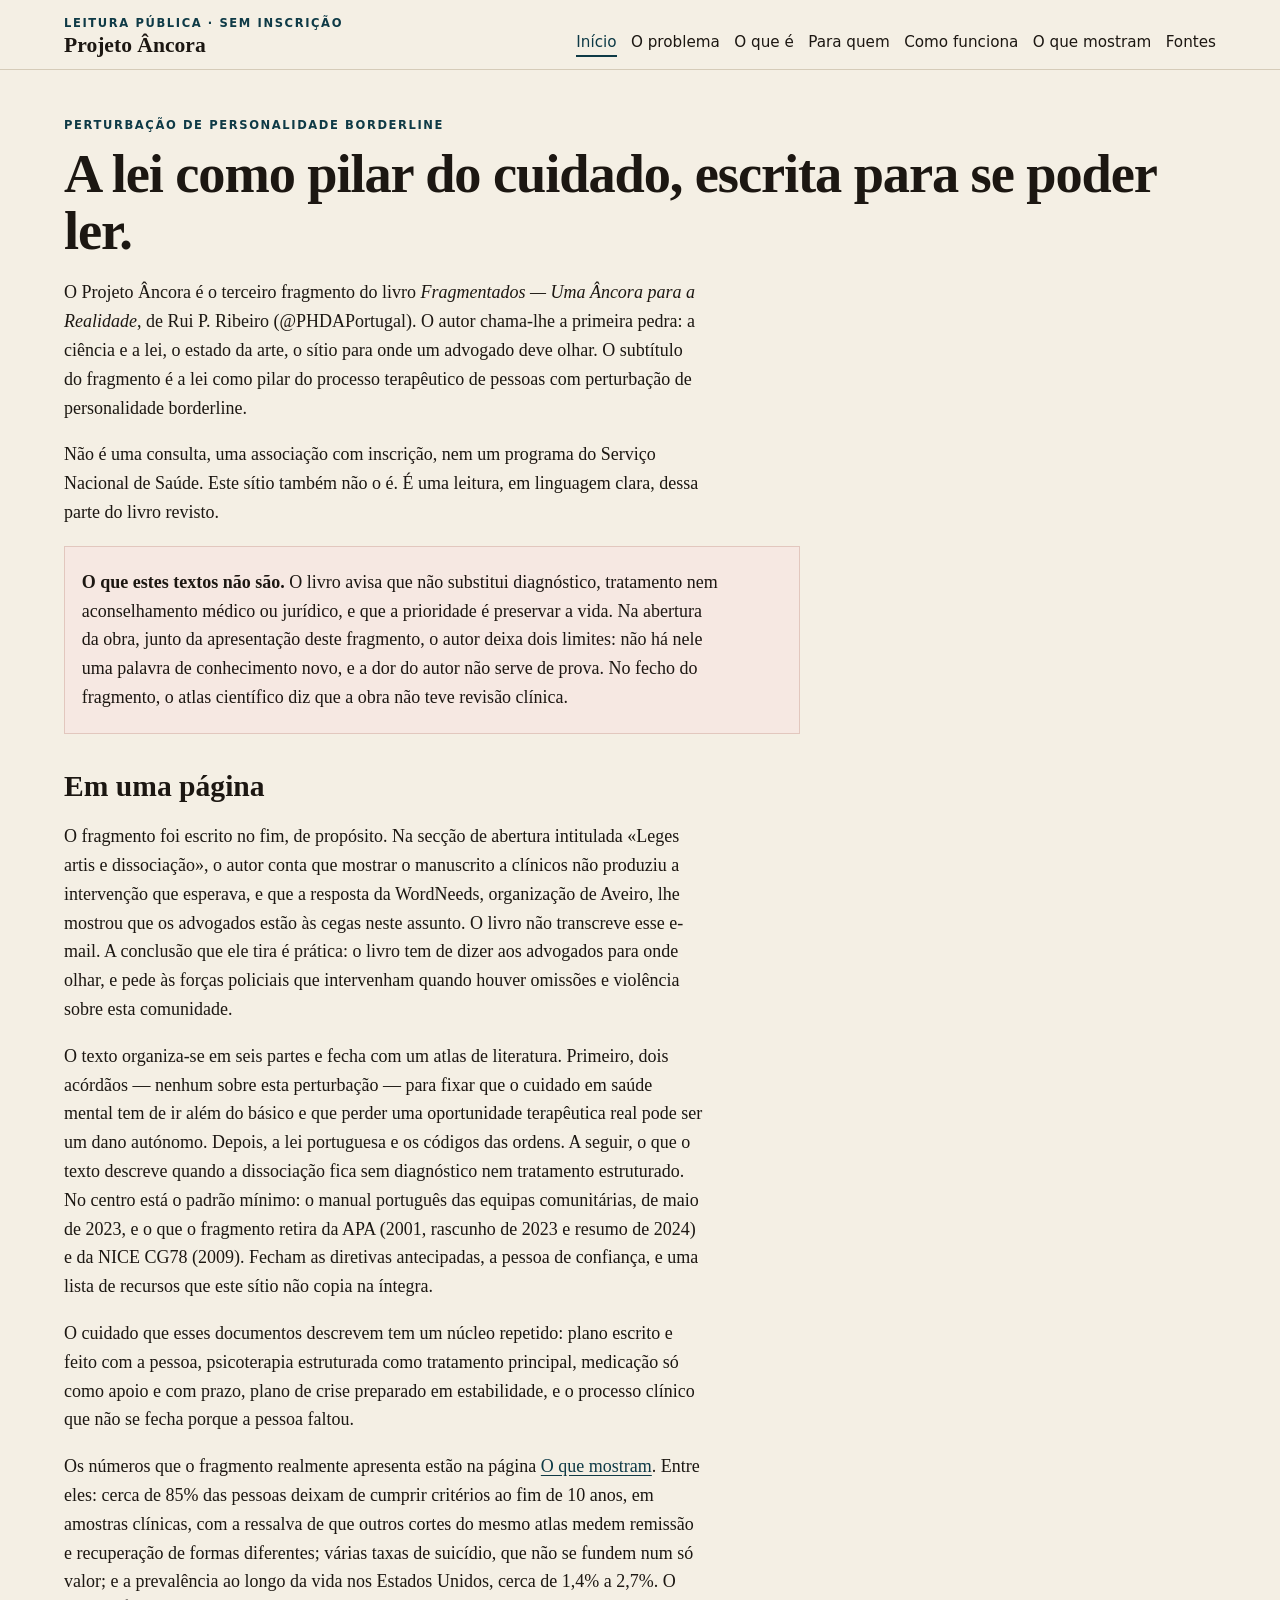
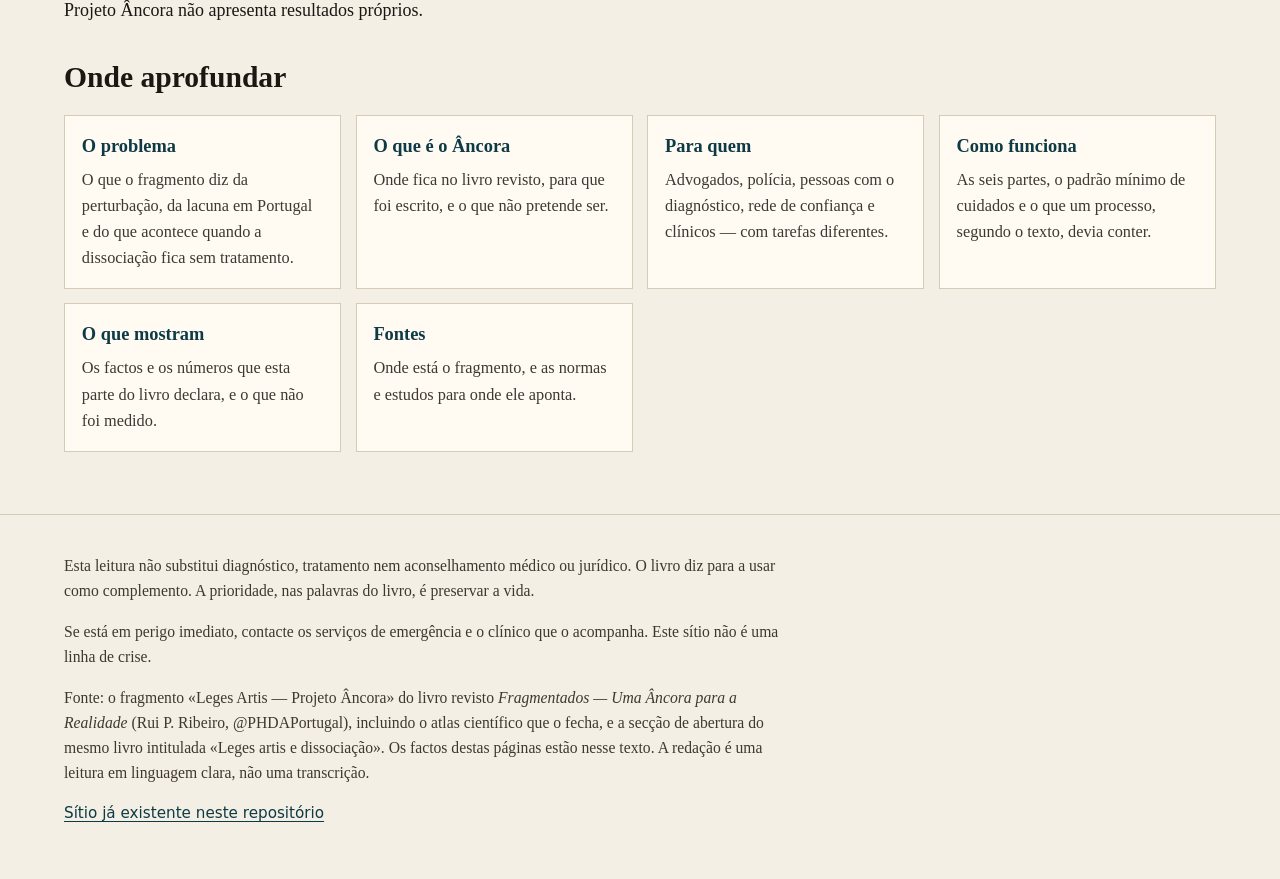
<file: ancora/index.html>
<!DOCTYPE html>
<html lang="pt-PT" translate="no">
<head>
  <meta charset="utf-8">
  <meta name="google" content="notranslate">
  <meta name="viewport" content="width=device-width, initial-scale=1">
  <title>Projeto Âncora</title>
  <meta name="description" content="Leitura em linguagem clara do fragmento Leges Artis — Projeto Âncora, no livro revisto Fragmentados.">
  <link rel="stylesheet" href="estilos.css">
</head>
<body>
  <a class="skip" href="#conteudo">Saltar para o conteúdo</a>
  <header class="site-header">
    <div class="wrap">
      <a class="brand" href="index.html">
        <span class="brand-kicker">Leitura pública · sem inscrição</span>
        <span class="brand-name">Projeto Âncora</span>
      </a>
      <nav aria-label="Secções">
        <ul>
          <li><a href="index.html" aria-current="page">Início</a></li>
          <li><a href="problema.html">O problema</a></li>
          <li><a href="o-que-e.html">O que é</a></li>
          <li><a href="para-quem.html">Para quem</a></li>
          <li><a href="como-funciona.html">Como funciona</a></li>
          <li><a href="o-que-mostram.html">O que mostram</a></li>
          <li><a href="fontes.html">Fontes</a></li>
        </ul>
      </nav>
    </div>
  </header>
  <main id="conteudo">
    <div class="wrap">

      <p class="kicker">Perturbação de personalidade borderline</p>
      <h1>A lei como pilar do cuidado, escrita para se poder ler.</h1>
      <div class="lede stack">
        <p>O Projeto Âncora é o terceiro fragmento do livro <cite>Fragmentados — Uma Âncora para a Realidade</cite>, de Rui P. Ribeiro (@PHDAPortugal). O autor chama-lhe a primeira pedra: a ciência e a lei, o estado da arte, o sítio para onde um advogado deve olhar. O subtítulo do fragmento é a lei como pilar do processo terapêutico de pessoas com perturbação de personalidade borderline.</p>
        <p>Não é uma consulta, uma associação com inscrição, nem um programa do Serviço Nacional de Saúde. Este sítio também não o é. É uma leitura, em linguagem clara, dessa parte do livro revisto.</p>
      </div>
      <div class="limit">
        <p><strong>O que estes textos não são.</strong> O livro avisa que não substitui diagnóstico, tratamento nem aconselhamento médico ou jurídico, e que a prioridade é preservar a vida. Na abertura da obra, junto da apresentação deste fragmento, o autor deixa dois limites: não há nele uma palavra de conhecimento novo, e a dor do autor não serve de prova. No fecho do fragmento, o atlas científico diz que a obra não teve revisão clínica.</p>
      </div>
      <h2>Em uma página</h2>
      <div class="stack">
        <p>O fragmento foi escrito no fim, de propósito. Na secção de abertura intitulada «Leges artis e dissociação», o autor conta que mostrar o manuscrito a clínicos não produziu a intervenção que esperava, e que a resposta da WordNeeds, organização de Aveiro, lhe mostrou que os advogados estão às cegas neste assunto. O livro não transcreve esse e-mail. A conclusão que ele tira é prática: o livro tem de dizer aos advogados para onde olhar, e pede às forças policiais que intervenham quando houver omissões e violência sobre esta comunidade.</p>
        <p>O texto organiza-se em seis partes e fecha com um atlas de literatura. Primeiro, dois acórdãos — nenhum sobre esta perturbação — para fixar que o cuidado em saúde mental tem de ir além do básico e que perder uma oportunidade terapêutica real pode ser um dano autónomo. Depois, a lei portuguesa e os códigos das ordens. A seguir, o que o texto descreve quando a dissociação fica sem diagnóstico nem tratamento estruturado. No centro está o padrão mínimo: o manual português das equipas comunitárias, de maio de 2023, e o que o fragmento retira da APA (2001, rascunho de 2023 e resumo de 2024) e da NICE CG78 (2009). Fecham as diretivas antecipadas, a pessoa de confiança, e uma lista de recursos que este sítio não copia na íntegra.</p>
        <p>O cuidado que esses documentos descrevem tem um núcleo repetido: plano escrito e feito com a pessoa, psicoterapia estruturada como tratamento principal, medicação só como apoio e com prazo, plano de crise preparado em estabilidade, e o processo clínico que não se fecha porque a pessoa faltou.</p>
        <p>Os números que o fragmento realmente apresenta estão na página <a href="o-que-mostram.html">O que mostram</a>. Entre eles: cerca de 85% das pessoas deixam de cumprir critérios ao fim de 10 anos, em amostras clínicas, com a ressalva de que outros cortes do mesmo atlas medem remissão e recuperação de formas diferentes; várias taxas de suicídio, que não se fundem num só valor; e a prevalência ao longo da vida nos Estados Unidos, cerca de 1,4% a 2,7%. O Projeto Âncora não apresenta resultados próprios.</p>
      </div>
      <h2>Onde aprofundar</h2>
      <div class="grid">
        <a class="card" href="problema.html"><strong>O problema</strong><p>O que o fragmento diz da perturbação, da lacuna em Portugal e do que acontece quando a dissociação fica sem tratamento.</p></a>
        <a class="card" href="o-que-e.html"><strong>O que é o Âncora</strong><p>Onde fica no livro revisto, para que foi escrito, e o que não pretende ser.</p></a>
        <a class="card" href="para-quem.html"><strong>Para quem</strong><p>Advogados, polícia, pessoas com o diagnóstico, rede de confiança e clínicos — com tarefas diferentes.</p></a>
        <a class="card" href="como-funciona.html"><strong>Como funciona</strong><p>As seis partes, o padrão mínimo de cuidados e o que um processo, segundo o texto, devia conter.</p></a>
        <a class="card" href="o-que-mostram.html"><strong>O que mostram</strong><p>Os factos e os números que esta parte do livro declara, e o que não foi medido.</p></a>
        <a class="card" href="fontes.html"><strong>Fontes</strong><p>Onde está o fragmento, e as normas e estudos para onde ele aponta.</p></a>
      </div>

    </div>
  </main>
  <footer class="site-footer">
    <div class="wrap">
      <p>Esta leitura não substitui diagnóstico, tratamento nem aconselhamento médico ou jurídico. O livro diz para a usar como complemento. A prioridade, nas palavras do livro, é preservar a vida.</p>
      <p>Se está em perigo imediato, contacte os serviços de emergência e o clínico que o acompanha. Este sítio não é uma linha de crise.</p>
      <p>Fonte: o fragmento «Leges Artis — Projeto Âncora» do livro revisto <cite>Fragmentados — Uma Âncora para a Realidade</cite> (Rui P. Ribeiro, @PHDAPortugal), incluindo o atlas científico que o fecha, e a secção de abertura do mesmo livro intitulada «Leges artis e dissociação». Os factos destas páginas estão nesse texto. A redação é uma leitura em linguagem clara, não uma transcrição.</p>
      <p class="shop-bridge"><a href="../index.html">Sítio já existente neste repositório</a></p>
    </div>
  </footer>
</body>
</html>
</file>
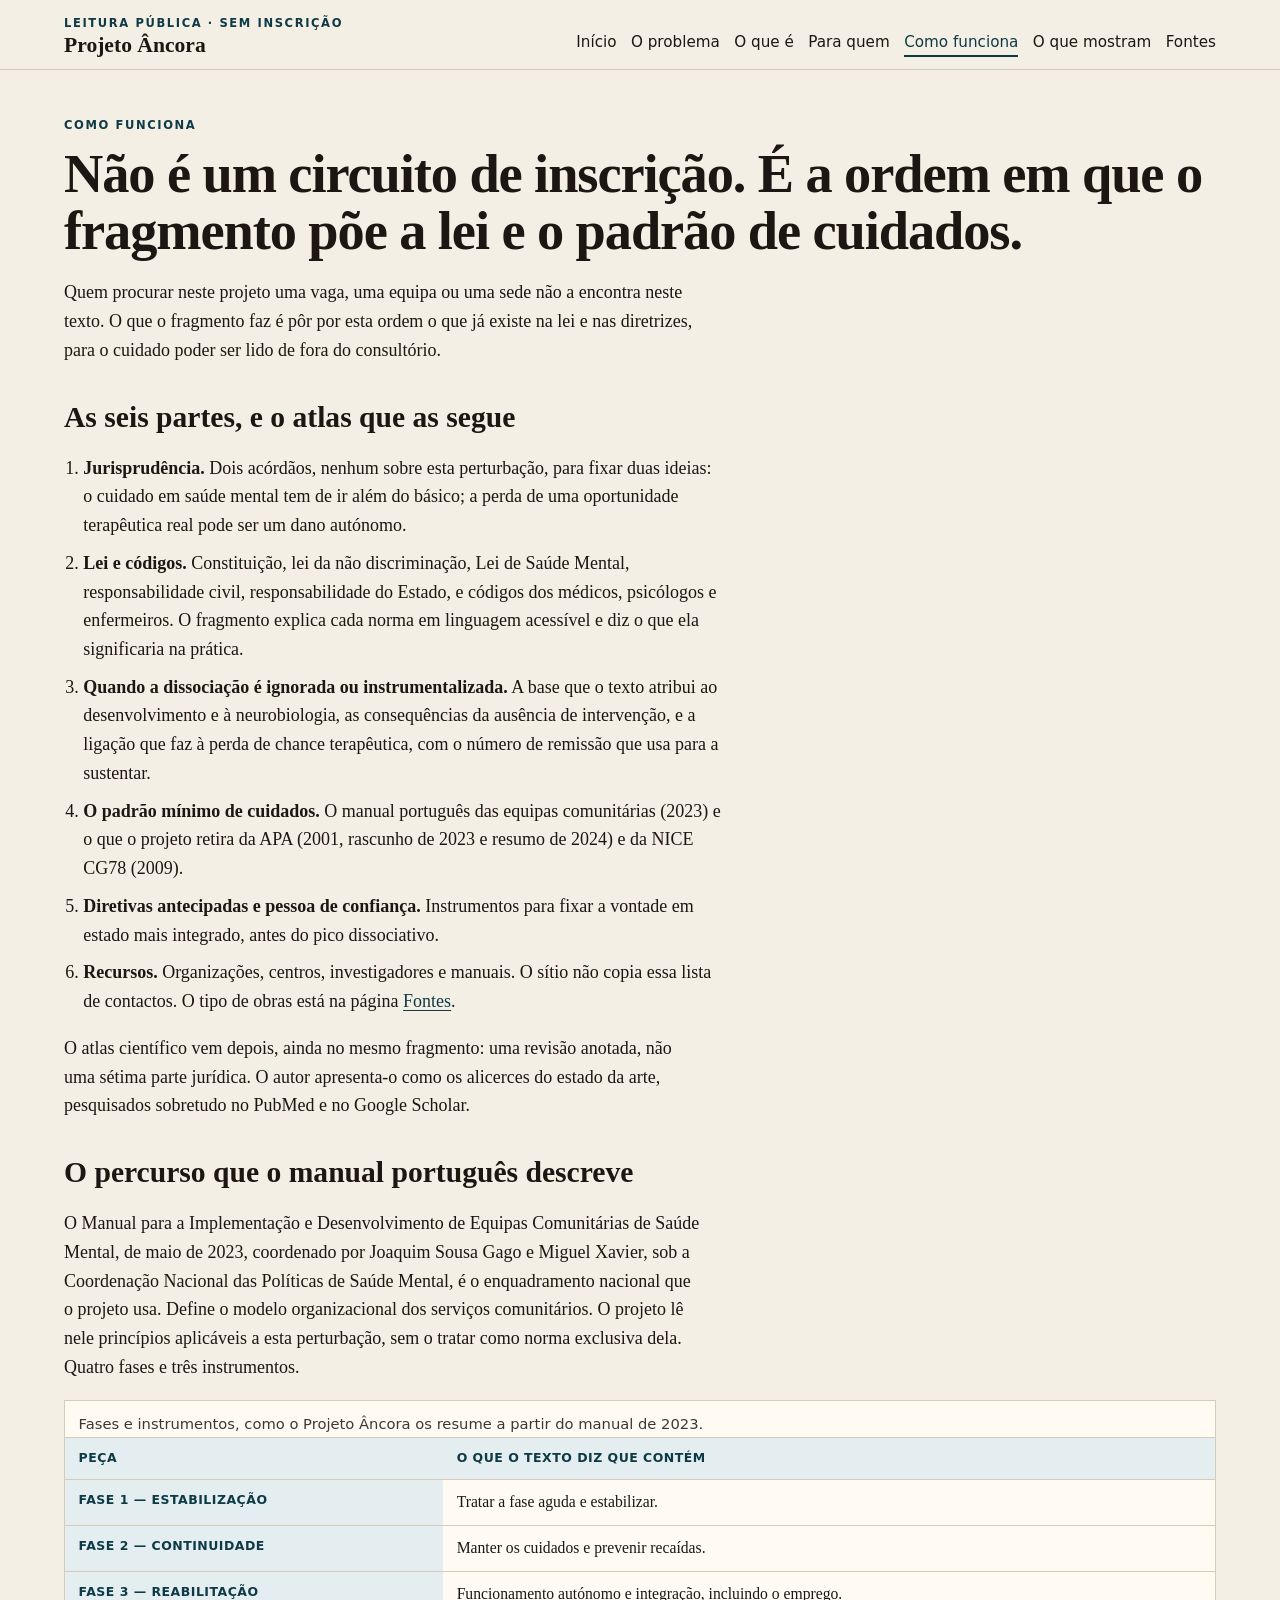
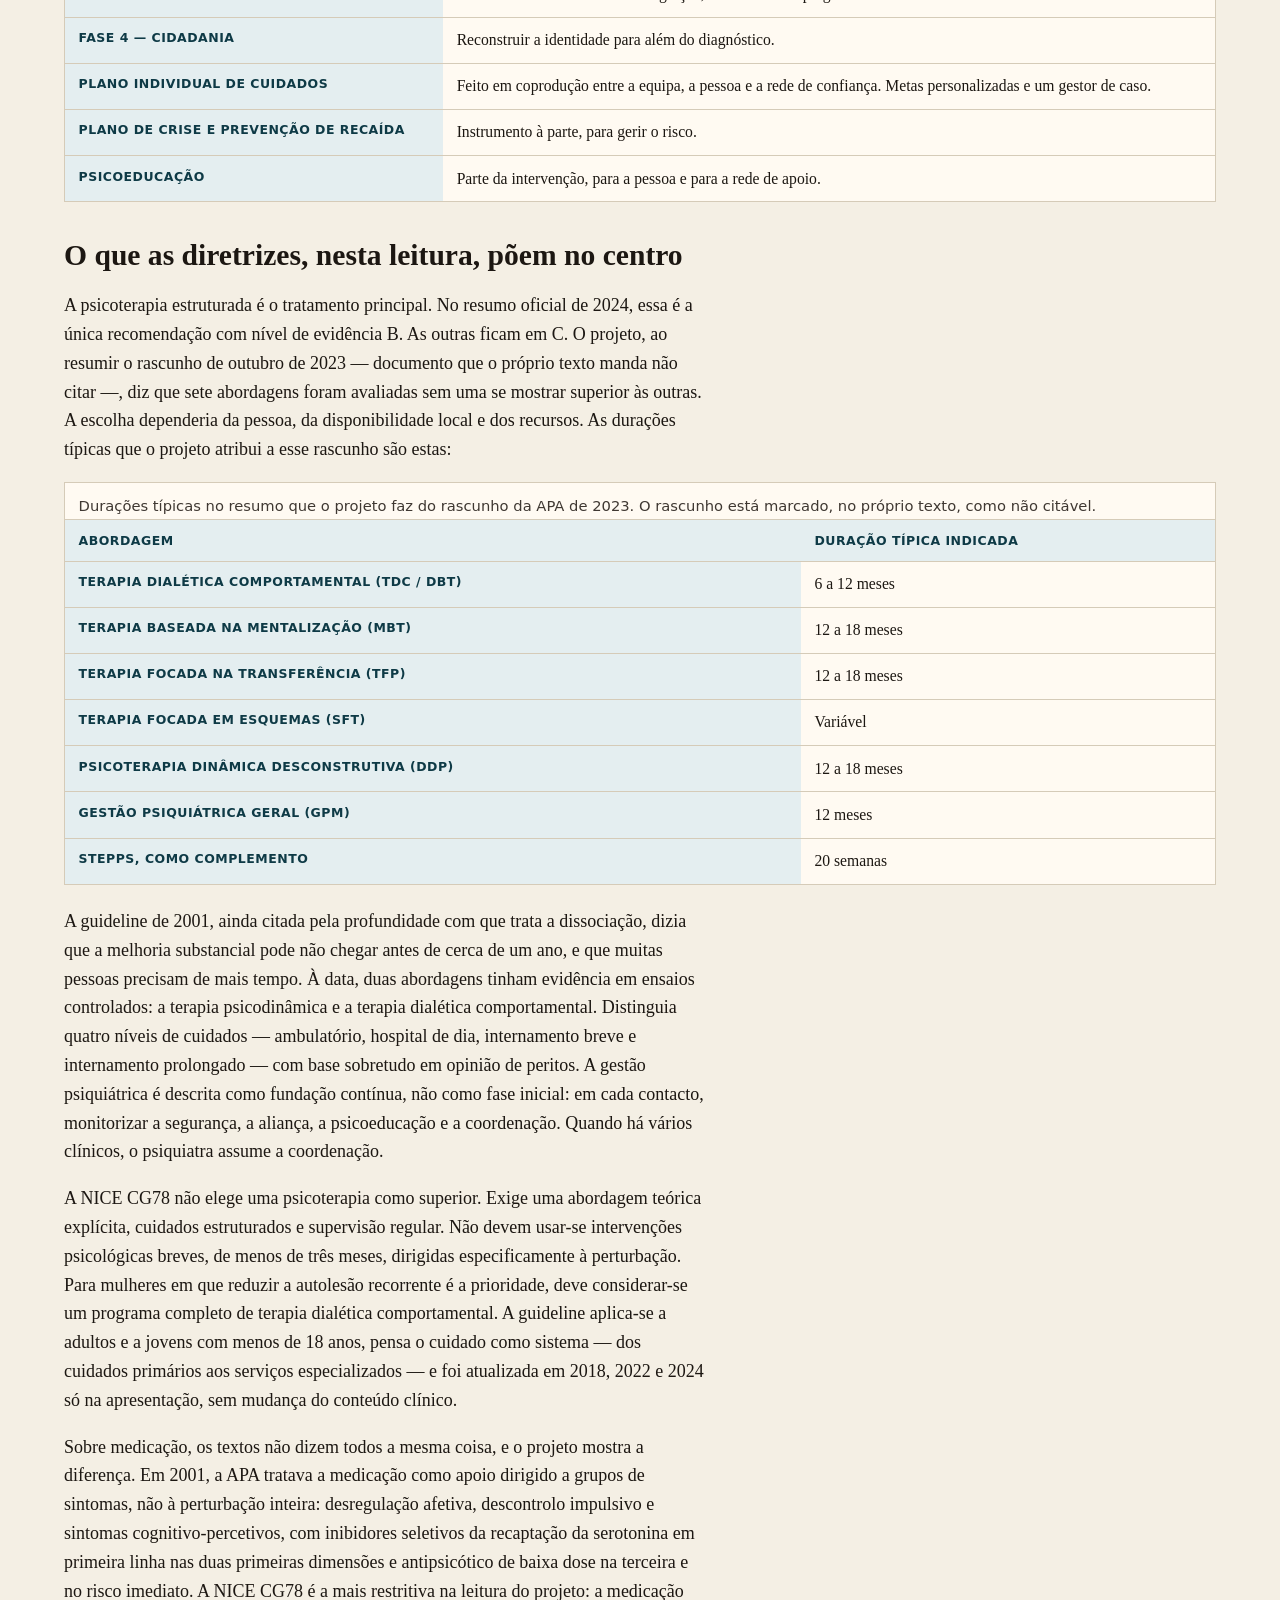
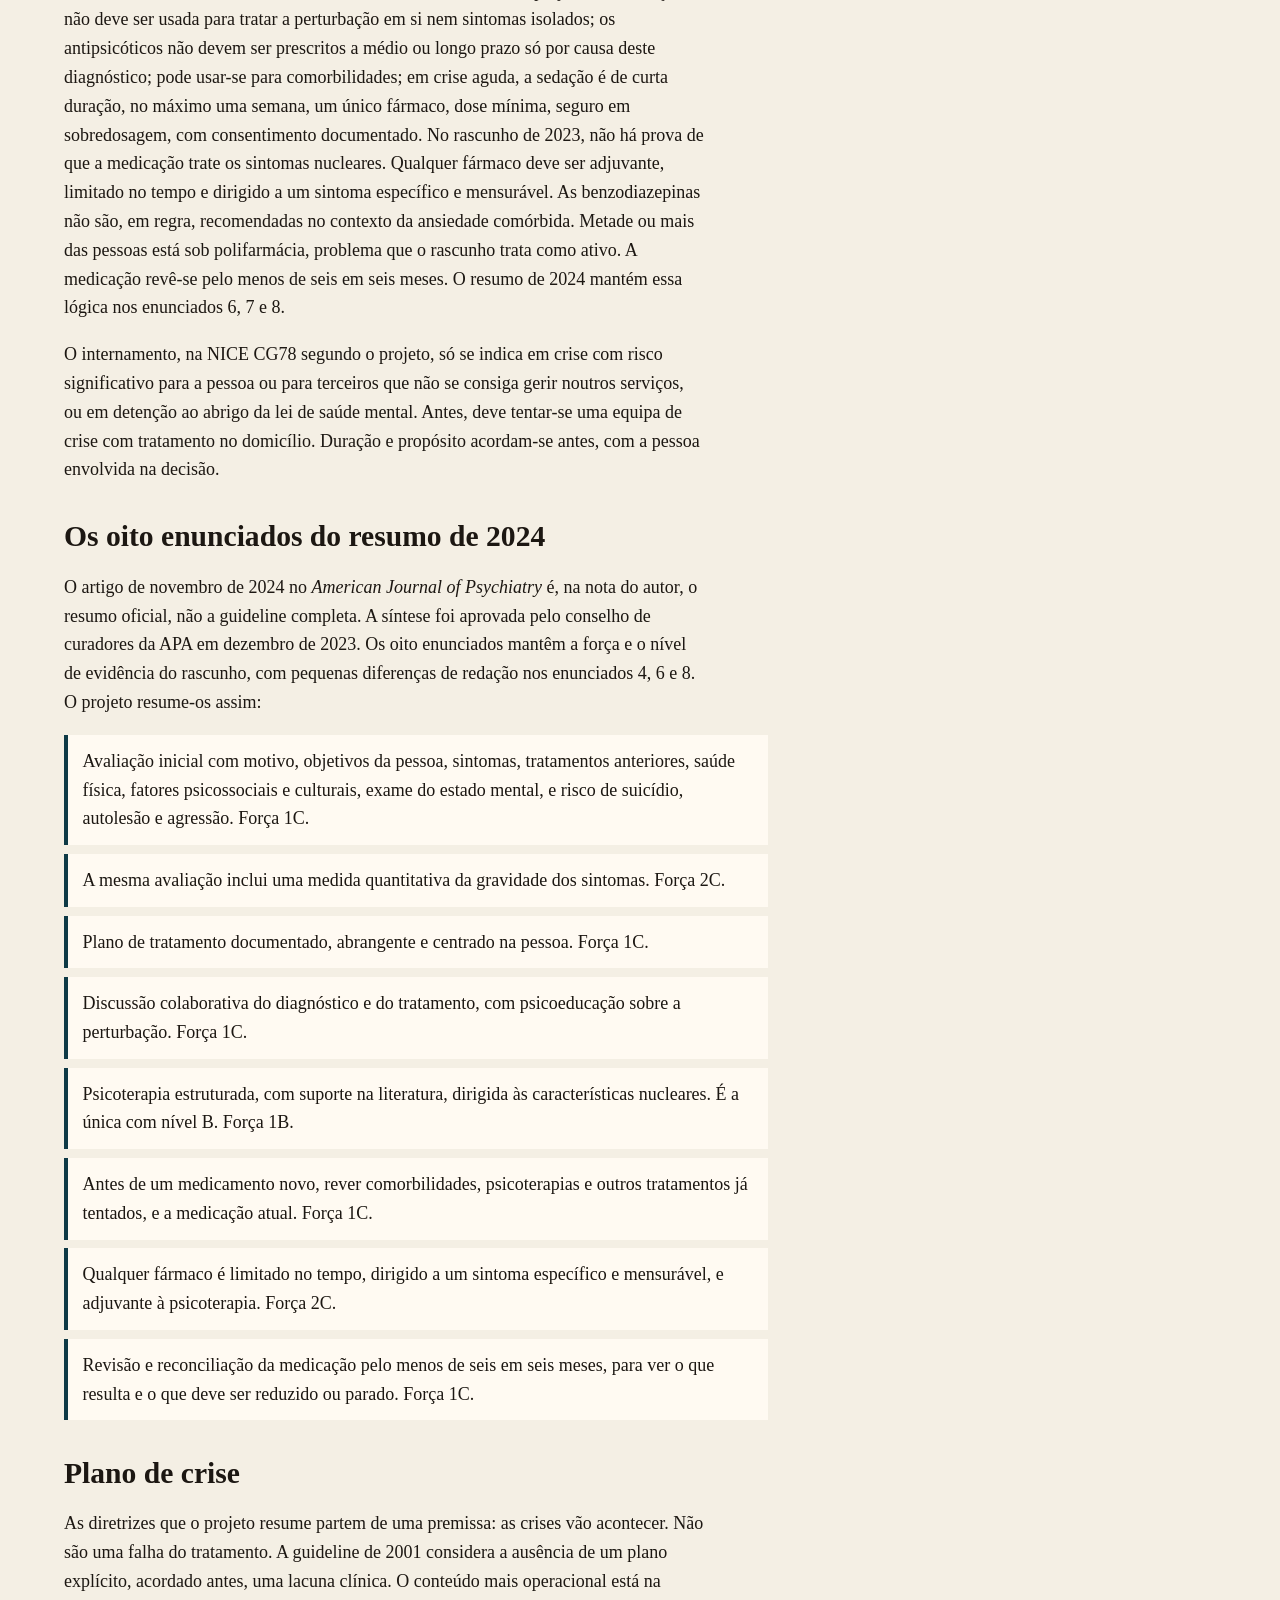
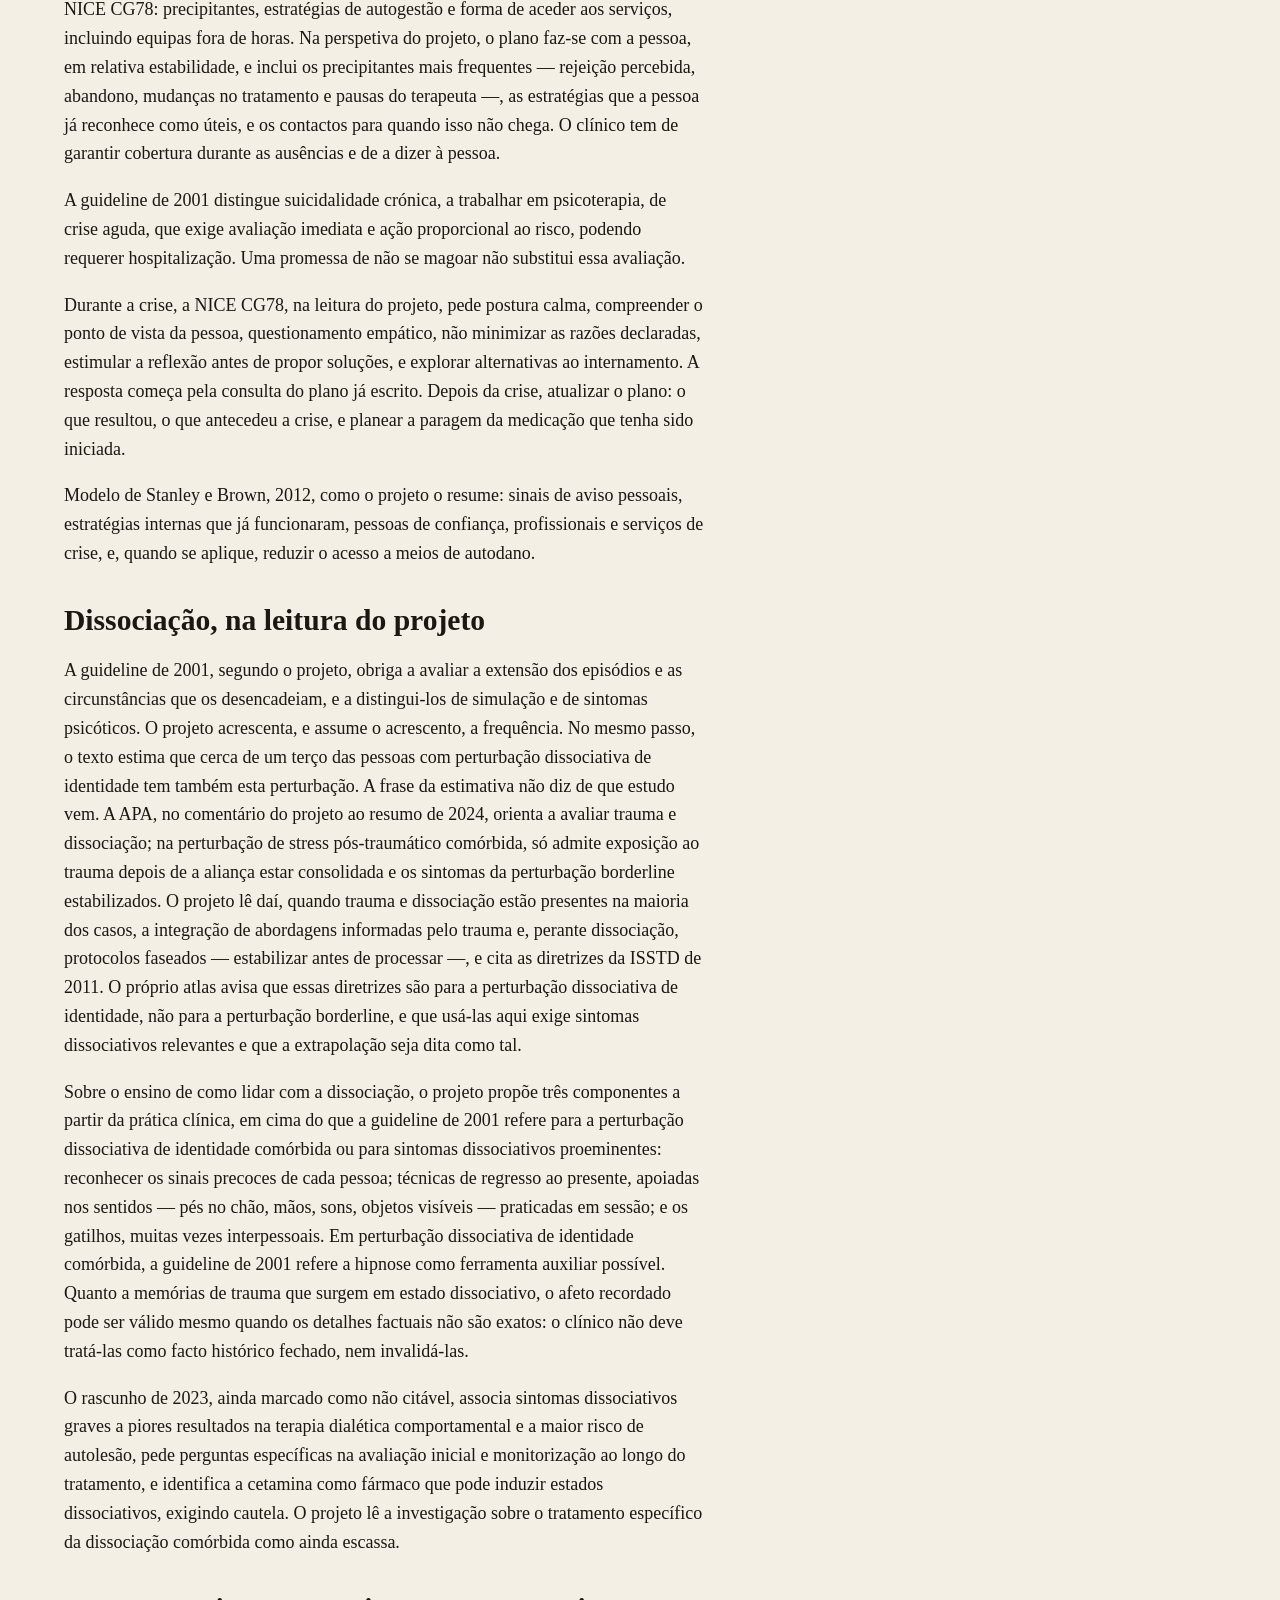
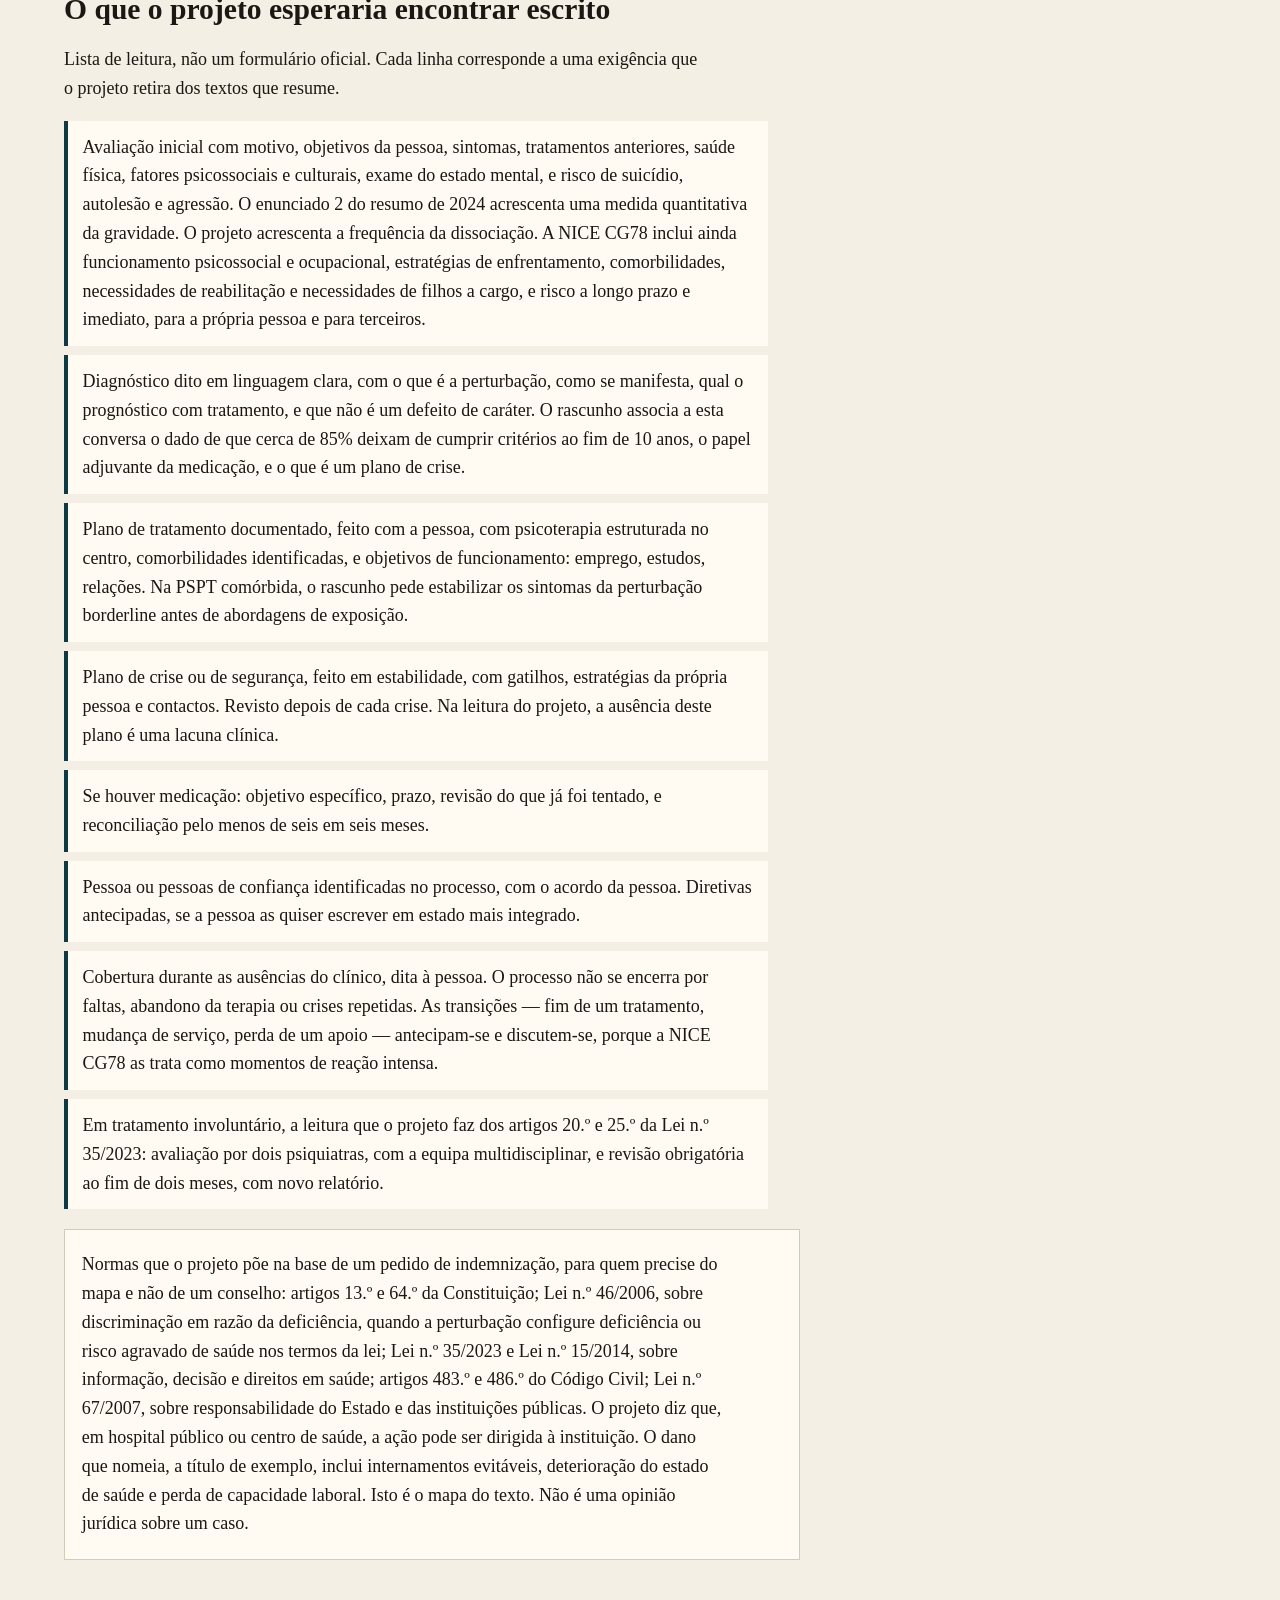
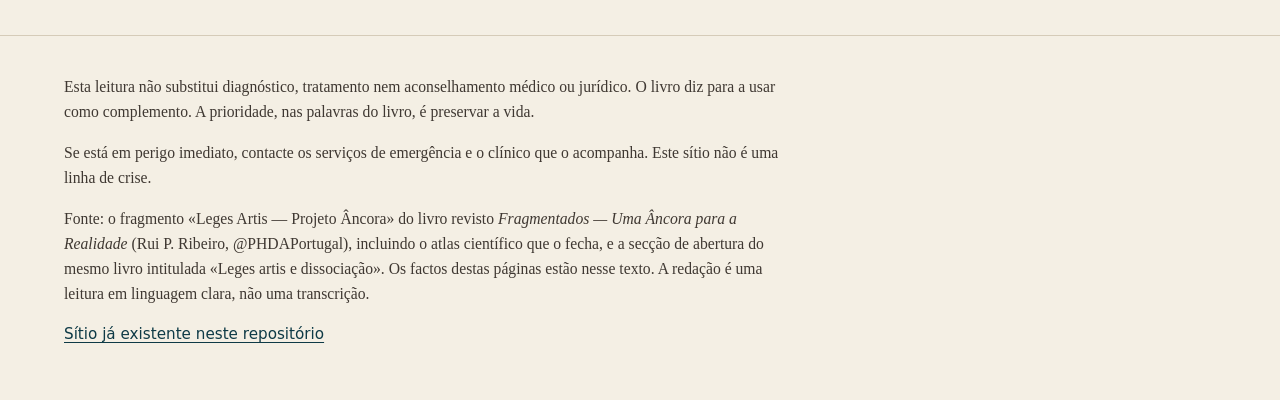
<file: ancora/como-funciona.html>
<!DOCTYPE html>
<html lang="pt-PT" translate="no">
<head>
  <meta charset="utf-8">
  <meta name="google" content="notranslate">
  <meta name="viewport" content="width=device-width, initial-scale=1">
  <title>Como funciona — Projeto Âncora</title>
  <meta name="description" content="Como o fragmento Leges Artis organiza a lei e o padrão mínimo de cuidados.">
  <link rel="stylesheet" href="estilos.css">
</head>
<body>
  <a class="skip" href="#conteudo">Saltar para o conteúdo</a>
  <header class="site-header">
    <div class="wrap">
      <a class="brand" href="index.html">
        <span class="brand-kicker">Leitura pública · sem inscrição</span>
        <span class="brand-name">Projeto Âncora</span>
      </a>
      <nav aria-label="Secções">
        <ul>
          <li><a href="index.html">Início</a></li>
          <li><a href="problema.html">O problema</a></li>
          <li><a href="o-que-e.html">O que é</a></li>
          <li><a href="para-quem.html">Para quem</a></li>
          <li><a href="como-funciona.html" aria-current="page">Como funciona</a></li>
          <li><a href="o-que-mostram.html">O que mostram</a></li>
          <li><a href="fontes.html">Fontes</a></li>
        </ul>
      </nav>
    </div>
  </header>
  <main id="conteudo">
    <div class="wrap">

      <p class="kicker">Como funciona</p>
      <h1>Não é um circuito de inscrição. É a ordem em que o fragmento põe a lei e o padrão de cuidados.</h1>
      <div class="lede stack">
        <p>Quem procurar neste projeto uma vaga, uma equipa ou uma sede não a encontra neste texto. O que o fragmento faz é pôr por esta ordem o que já existe na lei e nas diretrizes, para o cuidado poder ser lido de fora do consultório.</p>
      </div>
      <h2>As seis partes, e o atlas que as segue</h2>
      <ol class="steps">
        <li><strong>Jurisprudência.</strong> Dois acórdãos, nenhum sobre esta perturbação, para fixar duas ideias: o cuidado em saúde mental tem de ir além do básico; a perda de uma oportunidade terapêutica real pode ser um dano autónomo.</li>
        <li><strong>Lei e códigos.</strong> Constituição, lei da não discriminação, Lei de Saúde Mental, responsabilidade civil, responsabilidade do Estado, e códigos dos médicos, psicólogos e enfermeiros. O fragmento explica cada norma em linguagem acessível e diz o que ela significaria na prática.</li>
        <li><strong>Quando a dissociação é ignorada ou instrumentalizada.</strong> A base que o texto atribui ao desenvolvimento e à neurobiologia, as consequências da ausência de intervenção, e a ligação que faz à perda de chance terapêutica, com o número de remissão que usa para a sustentar.</li>
        <li><strong>O padrão mínimo de cuidados.</strong> O manual português das equipas comunitárias (2023) e o que o projeto retira da APA (2001, rascunho de 2023 e resumo de 2024) e da NICE CG78 (2009).</li>
        <li><strong>Diretivas antecipadas e pessoa de confiança.</strong> Instrumentos para fixar a vontade em estado mais integrado, antes do pico dissociativo.</li>
        <li><strong>Recursos.</strong> Organizações, centros, investigadores e manuais. O sítio não copia essa lista de contactos. O tipo de obras está na página <a href="fontes.html">Fontes</a>.</li>
      </ol>
      <p>O atlas científico vem depois, ainda no mesmo fragmento: uma revisão anotada, não uma sétima parte jurídica. O autor apresenta-o como os alicerces do estado da arte, pesquisados sobretudo no PubMed e no Google Scholar.</p>
      <h2>O percurso que o manual português descreve</h2>
      <div class="stack">
        <p>O Manual para a Implementação e Desenvolvimento de Equipas Comunitárias de Saúde Mental, de maio de 2023, coordenado por Joaquim Sousa Gago e Miguel Xavier, sob a Coordenação Nacional das Políticas de Saúde Mental, é o enquadramento nacional que o projeto usa. Define o modelo organizacional dos serviços comunitários. O projeto lê nele princípios aplicáveis a esta perturbação, sem o tratar como norma exclusiva dela. Quatro fases e três instrumentos.</p>
      </div>
      <div class="table-wrap">
        <table>
          <caption>Fases e instrumentos, como o Projeto Âncora os resume a partir do manual de 2023.</caption>
          <thead>
            <tr><th scope="col">Peça</th><th scope="col">O que o texto diz que contém</th></tr>
          </thead>
          <tbody>
            <tr><th scope="row">Fase 1 — Estabilização</th><td>Tratar a fase aguda e estabilizar.</td></tr>
            <tr><th scope="row">Fase 2 — Continuidade</th><td>Manter os cuidados e prevenir recaídas.</td></tr>
            <tr><th scope="row">Fase 3 — Reabilitação</th><td>Funcionamento autónomo e integração, incluindo o emprego.</td></tr>
            <tr><th scope="row">Fase 4 — Cidadania</th><td>Reconstruir a identidade para além do diagnóstico.</td></tr>
            <tr><th scope="row">Plano individual de cuidados</th><td>Feito em coprodução entre a equipa, a pessoa e a rede de confiança. Metas personalizadas e um gestor de caso.</td></tr>
            <tr><th scope="row">Plano de crise e prevenção de recaída</th><td>Instrumento à parte, para gerir o risco.</td></tr>
            <tr><th scope="row">Psicoeducação</th><td>Parte da intervenção, para a pessoa e para a rede de apoio.</td></tr>
          </tbody>
        </table>
      </div>
      <h2>O que as diretrizes, nesta leitura, põem no centro</h2>
      <div class="stack">
        <p>A psicoterapia estruturada é o tratamento principal. No resumo oficial de 2024, essa é a única recomendação com nível de evidência B. As outras ficam em C. O projeto, ao resumir o rascunho de outubro de 2023 — documento que o próprio texto manda não citar —, diz que sete abordagens foram avaliadas sem uma se mostrar superior às outras. A escolha dependeria da pessoa, da disponibilidade local e dos recursos. As durações típicas que o projeto atribui a esse rascunho são estas:</p>
      </div>
      <div class="table-wrap">
        <table>
          <caption>Durações típicas no resumo que o projeto faz do rascunho da APA de 2023. O rascunho está marcado, no próprio texto, como não citável.</caption>
          <thead>
            <tr><th scope="col">Abordagem</th><th scope="col">Duração típica indicada</th></tr>
          </thead>
          <tbody>
            <tr><th scope="row">Terapia dialética comportamental (TDC / DBT)</th><td>6 a 12 meses</td></tr>
            <tr><th scope="row">Terapia baseada na mentalização (MBT)</th><td>12 a 18 meses</td></tr>
            <tr><th scope="row">Terapia focada na transferência (TFP)</th><td>12 a 18 meses</td></tr>
            <tr><th scope="row">Terapia focada em esquemas (SFT)</th><td>Variável</td></tr>
            <tr><th scope="row">Psicoterapia dinâmica desconstrutiva (DDP)</th><td>12 a 18 meses</td></tr>
            <tr><th scope="row">Gestão psiquiátrica geral (GPM)</th><td>12 meses</td></tr>
            <tr><th scope="row">STEPPS, como complemento</th><td>20 semanas</td></tr>
          </tbody>
        </table>
      </div>
      <div class="stack">
        <p>A guideline de 2001, ainda citada pela profundidade com que trata a dissociação, dizia que a melhoria substancial pode não chegar antes de cerca de um ano, e que muitas pessoas precisam de mais tempo. À data, duas abordagens tinham evidência em ensaios controlados: a terapia psicodinâmica e a terapia dialética comportamental. Distinguia quatro níveis de cuidados — ambulatório, hospital de dia, internamento breve e internamento prolongado — com base sobretudo em opinião de peritos. A gestão psiquiátrica é descrita como fundação contínua, não como fase inicial: em cada contacto, monitorizar a segurança, a aliança, a psicoeducação e a coordenação. Quando há vários clínicos, o psiquiatra assume a coordenação.</p>
        <p>A NICE CG78 não elege uma psicoterapia como superior. Exige uma abordagem teórica explícita, cuidados estruturados e supervisão regular. Não devem usar-se intervenções psicológicas breves, de menos de três meses, dirigidas especificamente à perturbação. Para mulheres em que reduzir a autolesão recorrente é a prioridade, deve considerar-se um programa completo de terapia dialética comportamental. A guideline aplica-se a adultos e a jovens com menos de 18 anos, pensa o cuidado como sistema — dos cuidados primários aos serviços especializados — e foi atualizada em 2018, 2022 e 2024 só na apresentação, sem mudança do conteúdo clínico.</p>
        <p>Sobre medicação, os textos não dizem todos a mesma coisa, e o projeto mostra a diferença. Em 2001, a APA tratava a medicação como apoio dirigido a grupos de sintomas, não à perturbação inteira: desregulação afetiva, descontrolo impulsivo e sintomas cognitivo-percetivos, com inibidores seletivos da recaptação da serotonina em primeira linha nas duas primeiras dimensões e antipsicótico de baixa dose na terceira e no risco imediato. A NICE CG78 é a mais restritiva na leitura do projeto: a medicação não deve ser usada para tratar a perturbação em si nem sintomas isolados; os antipsicóticos não devem ser prescritos a médio ou longo prazo só por causa deste diagnóstico; pode usar-se para comorbilidades; em crise aguda, a sedação é de curta duração, no máximo uma semana, um único fármaco, dose mínima, seguro em sobredosagem, com consentimento documentado. No rascunho de 2023, não há prova de que a medicação trate os sintomas nucleares. Qualquer fármaco deve ser adjuvante, limitado no tempo e dirigido a um sintoma específico e mensurável. As benzodiazepinas não são, em regra, recomendadas no contexto da ansiedade comórbida. Metade ou mais das pessoas está sob polifarmácia, problema que o rascunho trata como ativo. A medicação revê-se pelo menos de seis em seis meses. O resumo de 2024 mantém essa lógica nos enunciados 6, 7 e 8.</p>
        <p>O internamento, na NICE CG78 segundo o projeto, só se indica em crise com risco significativo para a pessoa ou para terceiros que não se consiga gerir noutros serviços, ou em detenção ao abrigo da lei de saúde mental. Antes, deve tentar-se uma equipa de crise com tratamento no domicílio. Duração e propósito acordam-se antes, com a pessoa envolvida na decisão.</p>
      </div>
      <h2>Os oito enunciados do resumo de 2024</h2>
      <div class="stack">
        <p>O artigo de novembro de 2024 no <cite>American Journal of Psychiatry</cite> é, na nota do autor, o resumo oficial, não a guideline completa. A síntese foi aprovada pelo conselho de curadores da APA em dezembro de 2023. Os oito enunciados mantêm a força e o nível de evidência do rascunho, com pequenas diferenças de redação nos enunciados 4, 6 e 8. O projeto resume-os assim:</p>
      </div>
      <ol class="check">
        <li>Avaliação inicial com motivo, objetivos da pessoa, sintomas, tratamentos anteriores, saúde física, fatores psicossociais e culturais, exame do estado mental, e risco de suicídio, autolesão e agressão. Força 1C.</li>
        <li>A mesma avaliação inclui uma medida quantitativa da gravidade dos sintomas. Força 2C.</li>
        <li>Plano de tratamento documentado, abrangente e centrado na pessoa. Força 1C.</li>
        <li>Discussão colaborativa do diagnóstico e do tratamento, com psicoeducação sobre a perturbação. Força 1C.</li>
        <li>Psicoterapia estruturada, com suporte na literatura, dirigida às características nucleares. É a única com nível B. Força 1B.</li>
        <li>Antes de um medicamento novo, rever comorbilidades, psicoterapias e outros tratamentos já tentados, e a medicação atual. Força 1C.</li>
        <li>Qualquer fármaco é limitado no tempo, dirigido a um sintoma específico e mensurável, e adjuvante à psicoterapia. Força 2C.</li>
        <li>Revisão e reconciliação da medicação pelo menos de seis em seis meses, para ver o que resulta e o que deve ser reduzido ou parado. Força 1C.</li>
      </ol>
      <h2>Plano de crise</h2>
      <div class="stack">
        <p>As diretrizes que o projeto resume partem de uma premissa: as crises vão acontecer. Não são uma falha do tratamento. A guideline de 2001 considera a ausência de um plano explícito, acordado antes, uma lacuna clínica. O conteúdo mais operacional está na NICE CG78: precipitantes, estratégias de autogestão e forma de aceder aos serviços, incluindo equipas fora de horas. Na perspetiva do projeto, o plano faz-se com a pessoa, em relativa estabilidade, e inclui os precipitantes mais frequentes — rejeição percebida, abandono, mudanças no tratamento e pausas do terapeuta —, as estratégias que a pessoa já reconhece como úteis, e os contactos para quando isso não chega. O clínico tem de garantir cobertura durante as ausências e de a dizer à pessoa.</p>
        <p>A guideline de 2001 distingue suicidalidade crónica, a trabalhar em psicoterapia, de crise aguda, que exige avaliação imediata e ação proporcional ao risco, podendo requerer hospitalização. Uma promessa de não se magoar não substitui essa avaliação.</p>
        <p>Durante a crise, a NICE CG78, na leitura do projeto, pede postura calma, compreender o ponto de vista da pessoa, questionamento empático, não minimizar as razões declaradas, estimular a reflexão antes de propor soluções, e explorar alternativas ao internamento. A resposta começa pela consulta do plano já escrito. Depois da crise, atualizar o plano: o que resultou, o que antecedeu a crise, e planear a paragem da medicação que tenha sido iniciada.</p>
        <p>Modelo de Stanley e Brown, 2012, como o projeto o resume: sinais de aviso pessoais, estratégias internas que já funcionaram, pessoas de confiança, profissionais e serviços de crise, e, quando se aplique, reduzir o acesso a meios de autodano.</p>
      </div>
      <h2>Dissociação, na leitura do projeto</h2>
      <div class="stack">
        <p>A guideline de 2001, segundo o projeto, obriga a avaliar a extensão dos episódios e as circunstâncias que os desencadeiam, e a distingui-los de simulação e de sintomas psicóticos. O projeto acrescenta, e assume o acrescento, a frequência. No mesmo passo, o texto estima que cerca de um terço das pessoas com perturbação dissociativa de identidade tem também esta perturbação. A frase da estimativa não diz de que estudo vem. A APA, no comentário do projeto ao resumo de 2024, orienta a avaliar trauma e dissociação; na perturbação de stress pós-traumático comórbida, só admite exposição ao trauma depois de a aliança estar consolidada e os sintomas da perturbação borderline estabilizados. O projeto lê daí, quando trauma e dissociação estão presentes na maioria dos casos, a integração de abordagens informadas pelo trauma e, perante dissociação, protocolos faseados — estabilizar antes de processar —, e cita as diretrizes da ISSTD de 2011. O próprio atlas avisa que essas diretrizes são para a perturbação dissociativa de identidade, não para a perturbação borderline, e que usá-las aqui exige sintomas dissociativos relevantes e que a extrapolação seja dita como tal.</p>
        <p>Sobre o ensino de como lidar com a dissociação, o projeto propõe três componentes a partir da prática clínica, em cima do que a guideline de 2001 refere para a perturbação dissociativa de identidade comórbida ou para sintomas dissociativos proeminentes: reconhecer os sinais precoces de cada pessoa; técnicas de regresso ao presente, apoiadas nos sentidos — pés no chão, mãos, sons, objetos visíveis — praticadas em sessão; e os gatilhos, muitas vezes interpessoais. Em perturbação dissociativa de identidade comórbida, a guideline de 2001 refere a hipnose como ferramenta auxiliar possível. Quanto a memórias de trauma que surgem em estado dissociativo, o afeto recordado pode ser válido mesmo quando os detalhes factuais não são exatos: o clínico não deve tratá-las como facto histórico fechado, nem invalidá-las.</p>
        <p>O rascunho de 2023, ainda marcado como não citável, associa sintomas dissociativos graves a piores resultados na terapia dialética comportamental e a maior risco de autolesão, pede perguntas específicas na avaliação inicial e monitorização ao longo do tratamento, e identifica a cetamina como fármaco que pode induzir estados dissociativos, exigindo cautela. O projeto lê a investigação sobre o tratamento específico da dissociação comórbida como ainda escassa.</p>
      </div>
      <h2>O que o projeto esperaria encontrar escrito</h2>
      <p>Lista de leitura, não um formulário oficial. Cada linha corresponde a uma exigência que o projeto retira dos textos que resume.</p>
      <ol class="check">
        <li>Avaliação inicial com motivo, objetivos da pessoa, sintomas, tratamentos anteriores, saúde física, fatores psicossociais e culturais, exame do estado mental, e risco de suicídio, autolesão e agressão. O enunciado 2 do resumo de 2024 acrescenta uma medida quantitativa da gravidade. O projeto acrescenta a frequência da dissociação. A NICE CG78 inclui ainda funcionamento psicossocial e ocupacional, estratégias de enfrentamento, comorbilidades, necessidades de reabilitação e necessidades de filhos a cargo, e risco a longo prazo e imediato, para a própria pessoa e para terceiros.</li>
        <li>Diagnóstico dito em linguagem clara, com o que é a perturbação, como se manifesta, qual o prognóstico com tratamento, e que não é um defeito de caráter. O rascunho associa a esta conversa o dado de que cerca de 85% deixam de cumprir critérios ao fim de 10 anos, o papel adjuvante da medicação, e o que é um plano de crise.</li>
        <li>Plano de tratamento documentado, feito com a pessoa, com psicoterapia estruturada no centro, comorbilidades identificadas, e objetivos de funcionamento: emprego, estudos, relações. Na PSPT comórbida, o rascunho pede estabilizar os sintomas da perturbação borderline antes de abordagens de exposição.</li>
        <li>Plano de crise ou de segurança, feito em estabilidade, com gatilhos, estratégias da própria pessoa e contactos. Revisto depois de cada crise. Na leitura do projeto, a ausência deste plano é uma lacuna clínica.</li>
        <li>Se houver medicação: objetivo específico, prazo, revisão do que já foi tentado, e reconciliação pelo menos de seis em seis meses.</li>
        <li>Pessoa ou pessoas de confiança identificadas no processo, com o acordo da pessoa. Diretivas antecipadas, se a pessoa as quiser escrever em estado mais integrado.</li>
        <li>Cobertura durante as ausências do clínico, dita à pessoa. O processo não se encerra por faltas, abandono da terapia ou crises repetidas. As transições — fim de um tratamento, mudança de serviço, perda de um apoio — antecipam-se e discutem-se, porque a NICE CG78 as trata como momentos de reação intensa.</li>
        <li>Em tratamento involuntário, a leitura que o projeto faz dos artigos 20.º e 25.º da Lei n.º 35/2023: avaliação por dois psiquiatras, com a equipa multidisciplinar, e revisão obrigatória ao fim de dois meses, com novo relatório.</li>
      </ol>
      <div class="note">
        <p>Normas que o projeto põe na base de um pedido de indemnização, para quem precise do mapa e não de um conselho: artigos 13.º e 64.º da Constituição; Lei n.º 46/2006, sobre discriminação em razão da deficiência, quando a perturbação configure deficiência ou risco agravado de saúde nos termos da lei; Lei n.º 35/2023 e Lei n.º 15/2014, sobre informação, decisão e direitos em saúde; artigos 483.º e 486.º do Código Civil; Lei n.º 67/2007, sobre responsabilidade do Estado e das instituições públicas. O projeto diz que, em hospital público ou centro de saúde, a ação pode ser dirigida à instituição. O dano que nomeia, a título de exemplo, inclui internamentos evitáveis, deterioração do estado de saúde e perda de capacidade laboral. Isto é o mapa do texto. Não é uma opinião jurídica sobre um caso.</p>
      </div>

    </div>
  </main>
  <footer class="site-footer">
    <div class="wrap">
      <p>Esta leitura não substitui diagnóstico, tratamento nem aconselhamento médico ou jurídico. O livro diz para a usar como complemento. A prioridade, nas palavras do livro, é preservar a vida.</p>
      <p>Se está em perigo imediato, contacte os serviços de emergência e o clínico que o acompanha. Este sítio não é uma linha de crise.</p>
      <p>Fonte: o fragmento «Leges Artis — Projeto Âncora» do livro revisto <cite>Fragmentados — Uma Âncora para a Realidade</cite> (Rui P. Ribeiro, @PHDAPortugal), incluindo o atlas científico que o fecha, e a secção de abertura do mesmo livro intitulada «Leges artis e dissociação». Os factos destas páginas estão nesse texto. A redação é uma leitura em linguagem clara, não uma transcrição.</p>
      <p class="shop-bridge"><a href="../index.html">Sítio já existente neste repositório</a></p>
    </div>
  </footer>
</body>
</html>
</file>
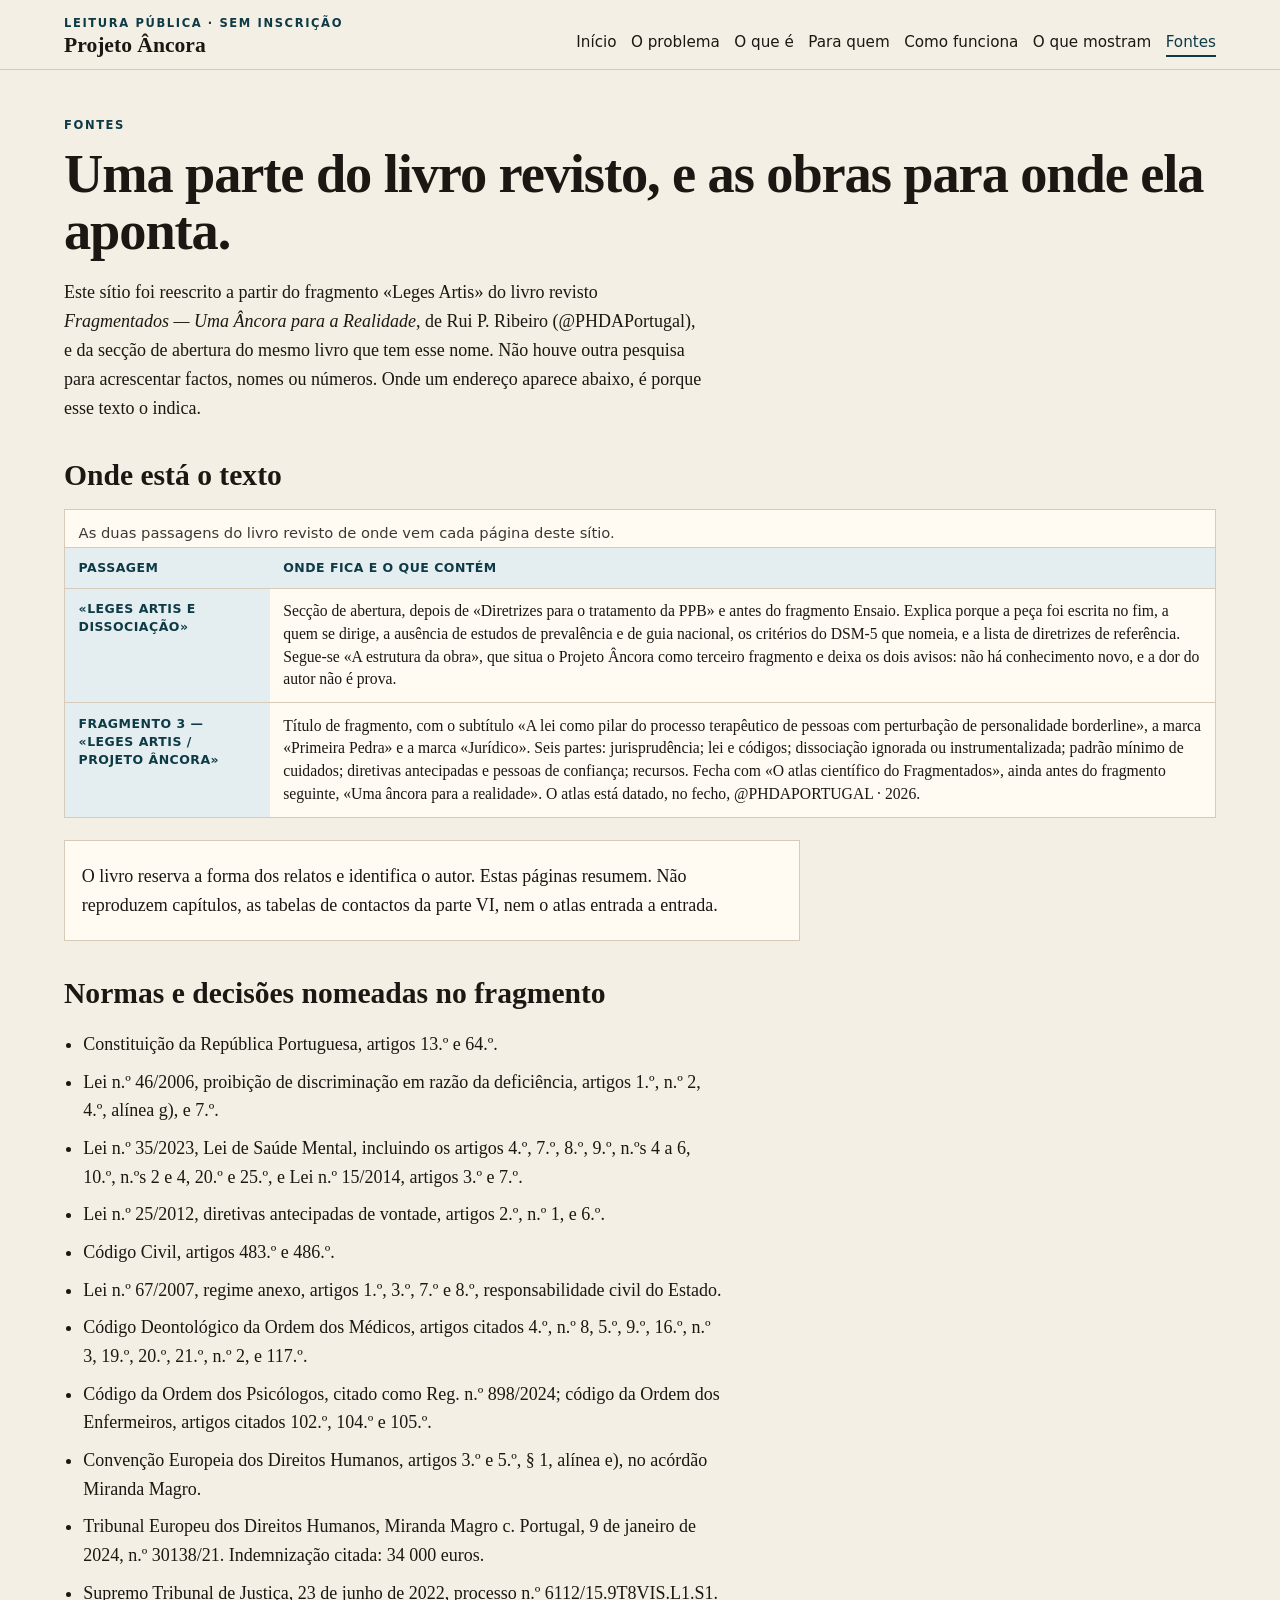
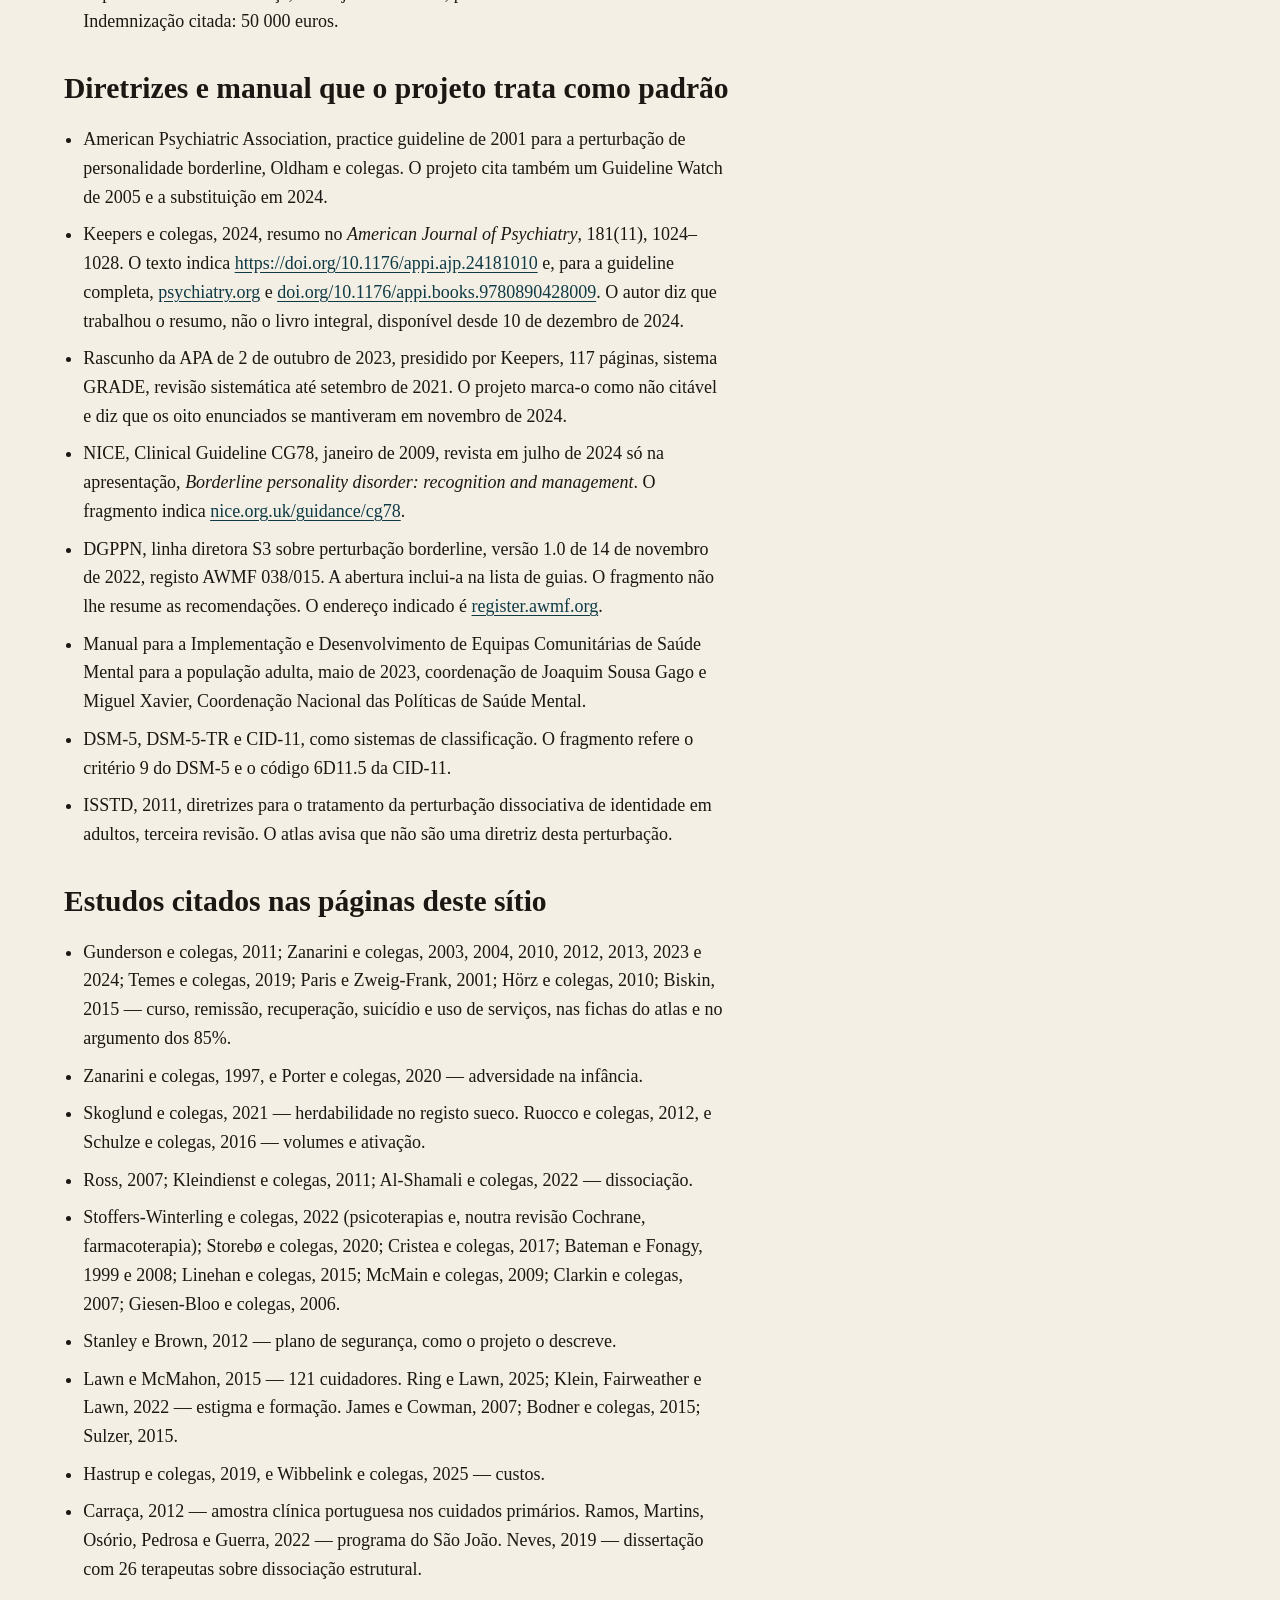
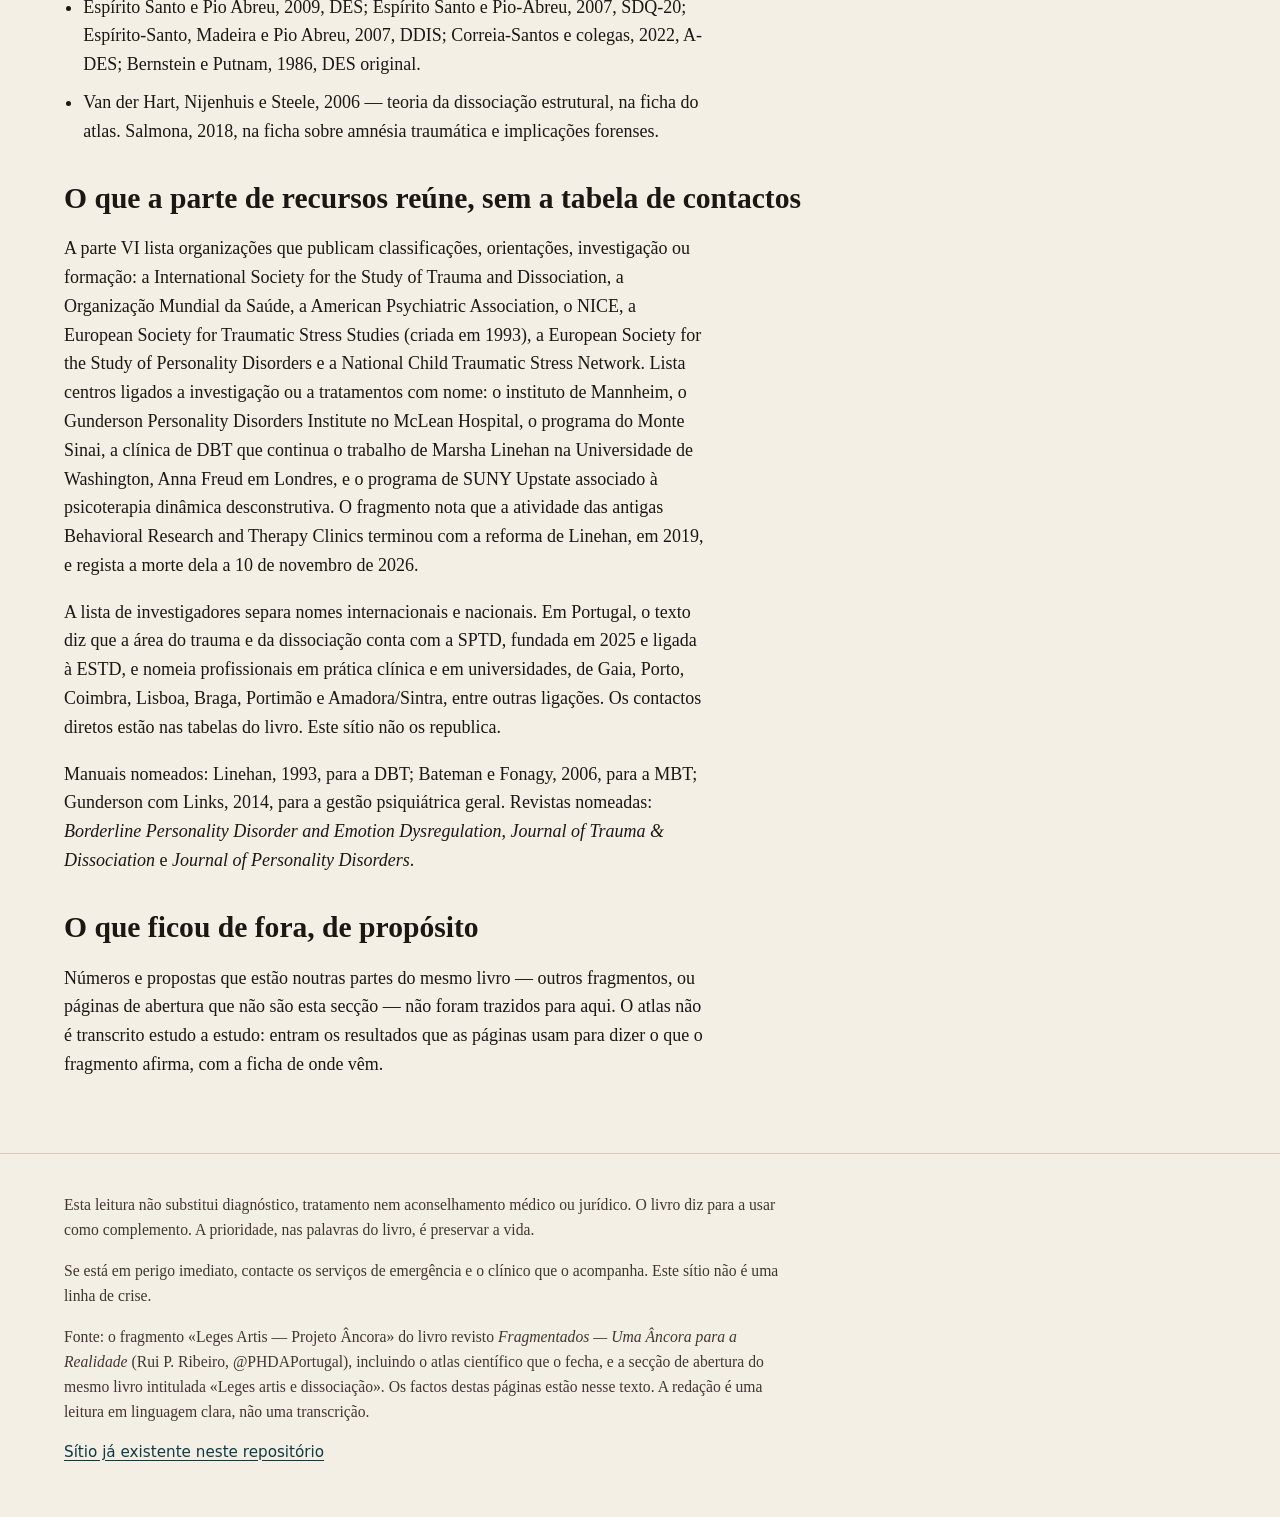
<file: ancora/fontes.html>
<!DOCTYPE html>
<html lang="pt-PT" translate="no">
<head>
  <meta charset="utf-8">
  <meta name="google" content="notranslate">
  <meta name="viewport" content="width=device-width, initial-scale=1">
  <title>Fontes — Projeto Âncora</title>
  <meta name="description" content="Onde está, no livro revisto, o fragmento Leges Artis usado nesta leitura.">
  <link rel="stylesheet" href="estilos.css">
</head>
<body>
  <a class="skip" href="#conteudo">Saltar para o conteúdo</a>
  <header class="site-header">
    <div class="wrap">
      <a class="brand" href="index.html">
        <span class="brand-kicker">Leitura pública · sem inscrição</span>
        <span class="brand-name">Projeto Âncora</span>
      </a>
      <nav aria-label="Secções">
        <ul>
          <li><a href="index.html">Início</a></li>
          <li><a href="problema.html">O problema</a></li>
          <li><a href="o-que-e.html">O que é</a></li>
          <li><a href="para-quem.html">Para quem</a></li>
          <li><a href="como-funciona.html">Como funciona</a></li>
          <li><a href="o-que-mostram.html">O que mostram</a></li>
          <li><a href="fontes.html" aria-current="page">Fontes</a></li>
        </ul>
      </nav>
    </div>
  </header>
  <main id="conteudo">
    <div class="wrap">

      <p class="kicker">Fontes</p>
      <h1>Uma parte do livro revisto, e as obras para onde ela aponta.</h1>
      <div class="lede stack">
        <p>Este sítio foi reescrito a partir do fragmento «Leges Artis» do livro revisto <cite>Fragmentados — Uma Âncora para a Realidade</cite>, de Rui P. Ribeiro (@PHDAPortugal), e da secção de abertura do mesmo livro que tem esse nome. Não houve outra pesquisa para acrescentar factos, nomes ou números. Onde um endereço aparece abaixo, é porque esse texto o indica.</p>
      </div>
      <h2>Onde está o texto</h2>
      <div class="table-wrap">
        <table>
          <caption>As duas passagens do livro revisto de onde vem cada página deste sítio.</caption>
          <thead>
            <tr><th scope="col">Passagem</th><th scope="col">Onde fica e o que contém</th></tr>
          </thead>
          <tbody>
            <tr>
              <th scope="row">«Leges artis e dissociação»</th>
              <td>Secção de abertura, depois de «Diretrizes para o tratamento da PPB» e antes do fragmento Ensaio. Explica porque a peça foi escrita no fim, a quem se dirige, a ausência de estudos de prevalência e de guia nacional, os critérios do DSM-5 que nomeia, e a lista de diretrizes de referência. Segue-se «A estrutura da obra», que situa o Projeto Âncora como terceiro fragmento e deixa os dois avisos: não há conhecimento novo, e a dor do autor não é prova.</td>
            </tr>
            <tr>
              <th scope="row">Fragmento 3 — «Leges Artis / Projeto Âncora»</th>
              <td>Título de fragmento, com o subtítulo «A lei como pilar do processo terapêutico de pessoas com perturbação de personalidade borderline», a marca «Primeira Pedra» e a marca «Jurídico». Seis partes: jurisprudência; lei e códigos; dissociação ignorada ou instrumentalizada; padrão mínimo de cuidados; diretivas antecipadas e pessoas de confiança; recursos. Fecha com «O atlas científico do Fragmentados», ainda antes do fragmento seguinte, «Uma âncora para a realidade». O atlas está datado, no fecho, @PHDAPORTUGAL · 2026.</td>
            </tr>
          </tbody>
        </table>
      </div>
      <div class="note">
        <p>O livro reserva a forma dos relatos e identifica o autor. Estas páginas resumem. Não reproduzem capítulos, as tabelas de contactos da parte VI, nem o atlas entrada a entrada.</p>
      </div>
      <h2>Normas e decisões nomeadas no fragmento</h2>
      <ul class="clean">
        <li>Constituição da República Portuguesa, artigos 13.º e 64.º.</li>
        <li>Lei n.º 46/2006, proibição de discriminação em razão da deficiência, artigos 1.º, n.º 2, 4.º, alínea g), e 7.º.</li>
        <li>Lei n.º 35/2023, Lei de Saúde Mental, incluindo os artigos 4.º, 7.º, 8.º, 9.º, n.ºs 4 a 6, 10.º, n.ºs 2 e 4, 20.º e 25.º, e Lei n.º 15/2014, artigos 3.º e 7.º.</li>
        <li>Lei n.º 25/2012, diretivas antecipadas de vontade, artigos 2.º, n.º 1, e 6.º.</li>
        <li>Código Civil, artigos 483.º e 486.º.</li>
        <li>Lei n.º 67/2007, regime anexo, artigos 1.º, 3.º, 7.º e 8.º, responsabilidade civil do Estado.</li>
        <li>Código Deontológico da Ordem dos Médicos, artigos citados 4.º, n.º 8, 5.º, 9.º, 16.º, n.º 3, 19.º, 20.º, 21.º, n.º 2, e 117.º.</li>
        <li>Código da Ordem dos Psicólogos, citado como Reg. n.º 898/2024; código da Ordem dos Enfermeiros, artigos citados 102.º, 104.º e 105.º.</li>
        <li>Convenção Europeia dos Direitos Humanos, artigos 3.º e 5.º, § 1, alínea e), no acórdão Miranda Magro.</li>
        <li>Tribunal Europeu dos Direitos Humanos, Miranda Magro c. Portugal, 9 de janeiro de 2024, n.º 30138/21. Indemnização citada: 34&nbsp;000 euros.</li>
        <li>Supremo Tribunal de Justiça, 23 de junho de 2022, processo n.º 6112/15.9T8VIS.L1.S1. Indemnização citada: 50&nbsp;000 euros.</li>
      </ul>
      <h2>Diretrizes e manual que o projeto trata como padrão</h2>
      <ul class="clean">
        <li>American Psychiatric Association, practice guideline de 2001 para a perturbação de personalidade borderline, Oldham e colegas. O projeto cita também um Guideline Watch de 2005 e a substituição em 2024.</li>
        <li>Keepers e colegas, 2024, resumo no <cite>American Journal of Psychiatry</cite>, 181(11), 1024–1028. O texto indica <a href="https://doi.org/10.1176/appi.ajp.24181010">https://doi.org/10.1176/appi.ajp.24181010</a> e, para a guideline completa, <a href="https://www.psychiatry.org/psychiatrists/practice/clinical-practice-guidelines">psychiatry.org</a> e <a href="https://doi.org/10.1176/appi.books.9780890428009">doi.org/10.1176/appi.books.9780890428009</a>. O autor diz que trabalhou o resumo, não o livro integral, disponível desde 10 de dezembro de 2024.</li>
        <li>Rascunho da APA de 2 de outubro de 2023, presidido por Keepers, 117 páginas, sistema GRADE, revisão sistemática até setembro de 2021. O projeto marca-o como não citável e diz que os oito enunciados se mantiveram em novembro de 2024.</li>
        <li>NICE, Clinical Guideline CG78, janeiro de 2009, revista em julho de 2024 só na apresentação, <cite>Borderline personality disorder: recognition and management</cite>. O fragmento indica <a href="https://www.nice.org.uk/guidance/cg78">nice.org.uk/guidance/cg78</a>.</li>
        <li>DGPPN, linha diretora S3 sobre perturbação borderline, versão 1.0 de 14 de novembro de 2022, registo AWMF 038/015. A abertura inclui-a na lista de guias. O fragmento não lhe resume as recomendações. O endereço indicado é <a href="https://register.awmf.org/de/leitlinien/detail/038-015">register.awmf.org</a>.</li>
        <li>Manual para a Implementação e Desenvolvimento de Equipas Comunitárias de Saúde Mental para a população adulta, maio de 2023, coordenação de Joaquim Sousa Gago e Miguel Xavier, Coordenação Nacional das Políticas de Saúde Mental.</li>
        <li>DSM-5, DSM-5-TR e CID-11, como sistemas de classificação. O fragmento refere o critério 9 do DSM-5 e o código 6D11.5 da CID-11.</li>
        <li>ISSTD, 2011, diretrizes para o tratamento da perturbação dissociativa de identidade em adultos, terceira revisão. O atlas avisa que não são uma diretriz desta perturbação.</li>
      </ul>
      <h2>Estudos citados nas páginas deste sítio</h2>
      <ul class="clean">
        <li>Gunderson e colegas, 2011; Zanarini e colegas, 2003, 2004, 2010, 2012, 2013, 2023 e 2024; Temes e colegas, 2019; Paris e Zweig-Frank, 2001; Hörz e colegas, 2010; Biskin, 2015 — curso, remissão, recuperação, suicídio e uso de serviços, nas fichas do atlas e no argumento dos 85%.</li>
        <li>Zanarini e colegas, 1997, e Porter e colegas, 2020 — adversidade na infância.</li>
        <li>Skoglund e colegas, 2021 — herdabilidade no registo sueco. Ruocco e colegas, 2012, e Schulze e colegas, 2016 — volumes e ativação.</li>
        <li>Ross, 2007; Kleindienst e colegas, 2011; Al-Shamali e colegas, 2022 — dissociação.</li>
        <li>Stoffers-Winterling e colegas, 2022 (psicoterapias e, noutra revisão Cochrane, farmacoterapia); Storebø e colegas, 2020; Cristea e colegas, 2017; Bateman e Fonagy, 1999 e 2008; Linehan e colegas, 2015; McMain e colegas, 2009; Clarkin e colegas, 2007; Giesen-Bloo e colegas, 2006.</li>
        <li>Stanley e Brown, 2012 — plano de segurança, como o projeto o descreve.</li>
        <li>Lawn e McMahon, 2015 — 121 cuidadores. Ring e Lawn, 2025; Klein, Fairweather e Lawn, 2022 — estigma e formação. James e Cowman, 2007; Bodner e colegas, 2015; Sulzer, 2015.</li>
        <li>Hastrup e colegas, 2019, e Wibbelink e colegas, 2025 — custos.</li>
        <li>Carraça, 2012 — amostra clínica portuguesa nos cuidados primários. Ramos, Martins, Osório, Pedrosa e Guerra, 2022 — programa do São João. Neves, 2019 — dissertação com 26 terapeutas sobre dissociação estrutural.</li>
        <li>Espírito Santo e Pio Abreu, 2009, DES; Espírito Santo e Pio-Abreu, 2007, SDQ-20; Espírito-Santo, Madeira e Pio Abreu, 2007, DDIS; Correia-Santos e colegas, 2022, A-DES; Bernstein e Putnam, 1986, DES original.</li>
        <li>Van der Hart, Nijenhuis e Steele, 2006 — teoria da dissociação estrutural, na ficha do atlas. Salmona, 2018, na ficha sobre amnésia traumática e implicações forenses.</li>
      </ul>
      <h2>O que a parte de recursos reúne, sem a tabela de contactos</h2>
      <div class="stack">
        <p>A parte VI lista organizações que publicam classificações, orientações, investigação ou formação: a International Society for the Study of Trauma and Dissociation, a Organização Mundial da Saúde, a American Psychiatric Association, o NICE, a European Society for Traumatic Stress Studies (criada em 1993), a European Society for the Study of Personality Disorders e a National Child Traumatic Stress Network. Lista centros ligados a investigação ou a tratamentos com nome: o instituto de Mannheim, o Gunderson Personality Disorders Institute no McLean Hospital, o programa do Monte Sinai, a clínica de DBT que continua o trabalho de Marsha Linehan na Universidade de Washington, Anna Freud em Londres, e o programa de SUNY Upstate associado à psicoterapia dinâmica desconstrutiva. O fragmento nota que a atividade das antigas Behavioral Research and Therapy Clinics terminou com a reforma de Linehan, em 2019, e regista a morte dela a 10 de novembro de 2026.</p>
        <p>A lista de investigadores separa nomes internacionais e nacionais. Em Portugal, o texto diz que a área do trauma e da dissociação conta com a SPTD, fundada em 2025 e ligada à ESTD, e nomeia profissionais em prática clínica e em universidades, de Gaia, Porto, Coimbra, Lisboa, Braga, Portimão e Amadora/Sintra, entre outras ligações. Os contactos diretos estão nas tabelas do livro. Este sítio não os republica.</p>
        <p>Manuais nomeados: Linehan, 1993, para a DBT; Bateman e Fonagy, 2006, para a MBT; Gunderson com Links, 2014, para a gestão psiquiátrica geral. Revistas nomeadas: <cite>Borderline Personality Disorder and Emotion Dysregulation</cite>, <cite>Journal of Trauma &amp; Dissociation</cite> e <cite>Journal of Personality Disorders</cite>.</p>
      </div>
      <h2>O que ficou de fora, de propósito</h2>
      <div class="stack">
        <p>Números e propostas que estão noutras partes do mesmo livro — outros fragmentos, ou páginas de abertura que não são esta secção — não foram trazidos para aqui. O atlas não é transcrito estudo a estudo: entram os resultados que as páginas usam para dizer o que o fragmento afirma, com a ficha de onde vêm.</p>
      </div>

    </div>
  </main>
  <footer class="site-footer">
    <div class="wrap">
      <p>Esta leitura não substitui diagnóstico, tratamento nem aconselhamento médico ou jurídico. O livro diz para a usar como complemento. A prioridade, nas palavras do livro, é preservar a vida.</p>
      <p>Se está em perigo imediato, contacte os serviços de emergência e o clínico que o acompanha. Este sítio não é uma linha de crise.</p>
      <p>Fonte: o fragmento «Leges Artis — Projeto Âncora» do livro revisto <cite>Fragmentados — Uma Âncora para a Realidade</cite> (Rui P. Ribeiro, @PHDAPortugal), incluindo o atlas científico que o fecha, e a secção de abertura do mesmo livro intitulada «Leges artis e dissociação». Os factos destas páginas estão nesse texto. A redação é uma leitura em linguagem clara, não uma transcrição.</p>
      <p class="shop-bridge"><a href="../index.html">Sítio já existente neste repositório</a></p>
    </div>
  </footer>
</body>
</html>
</file>
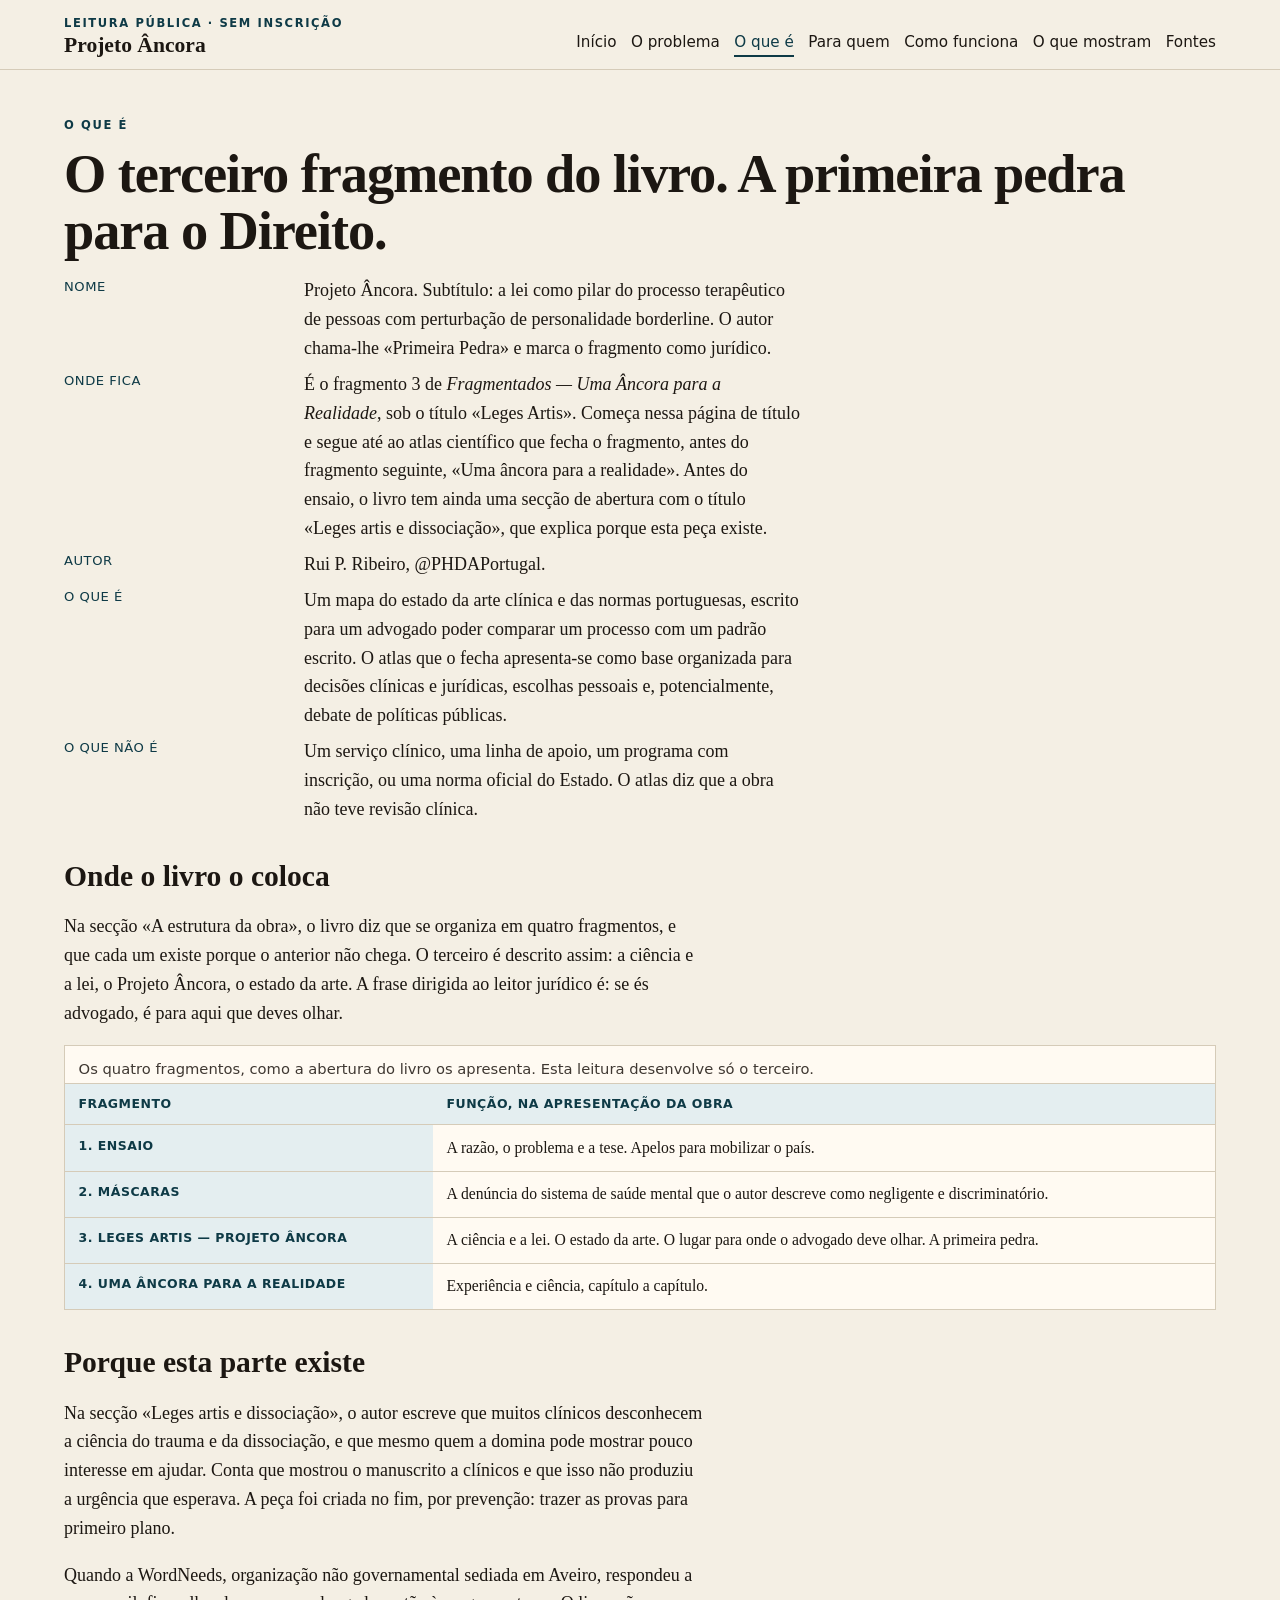
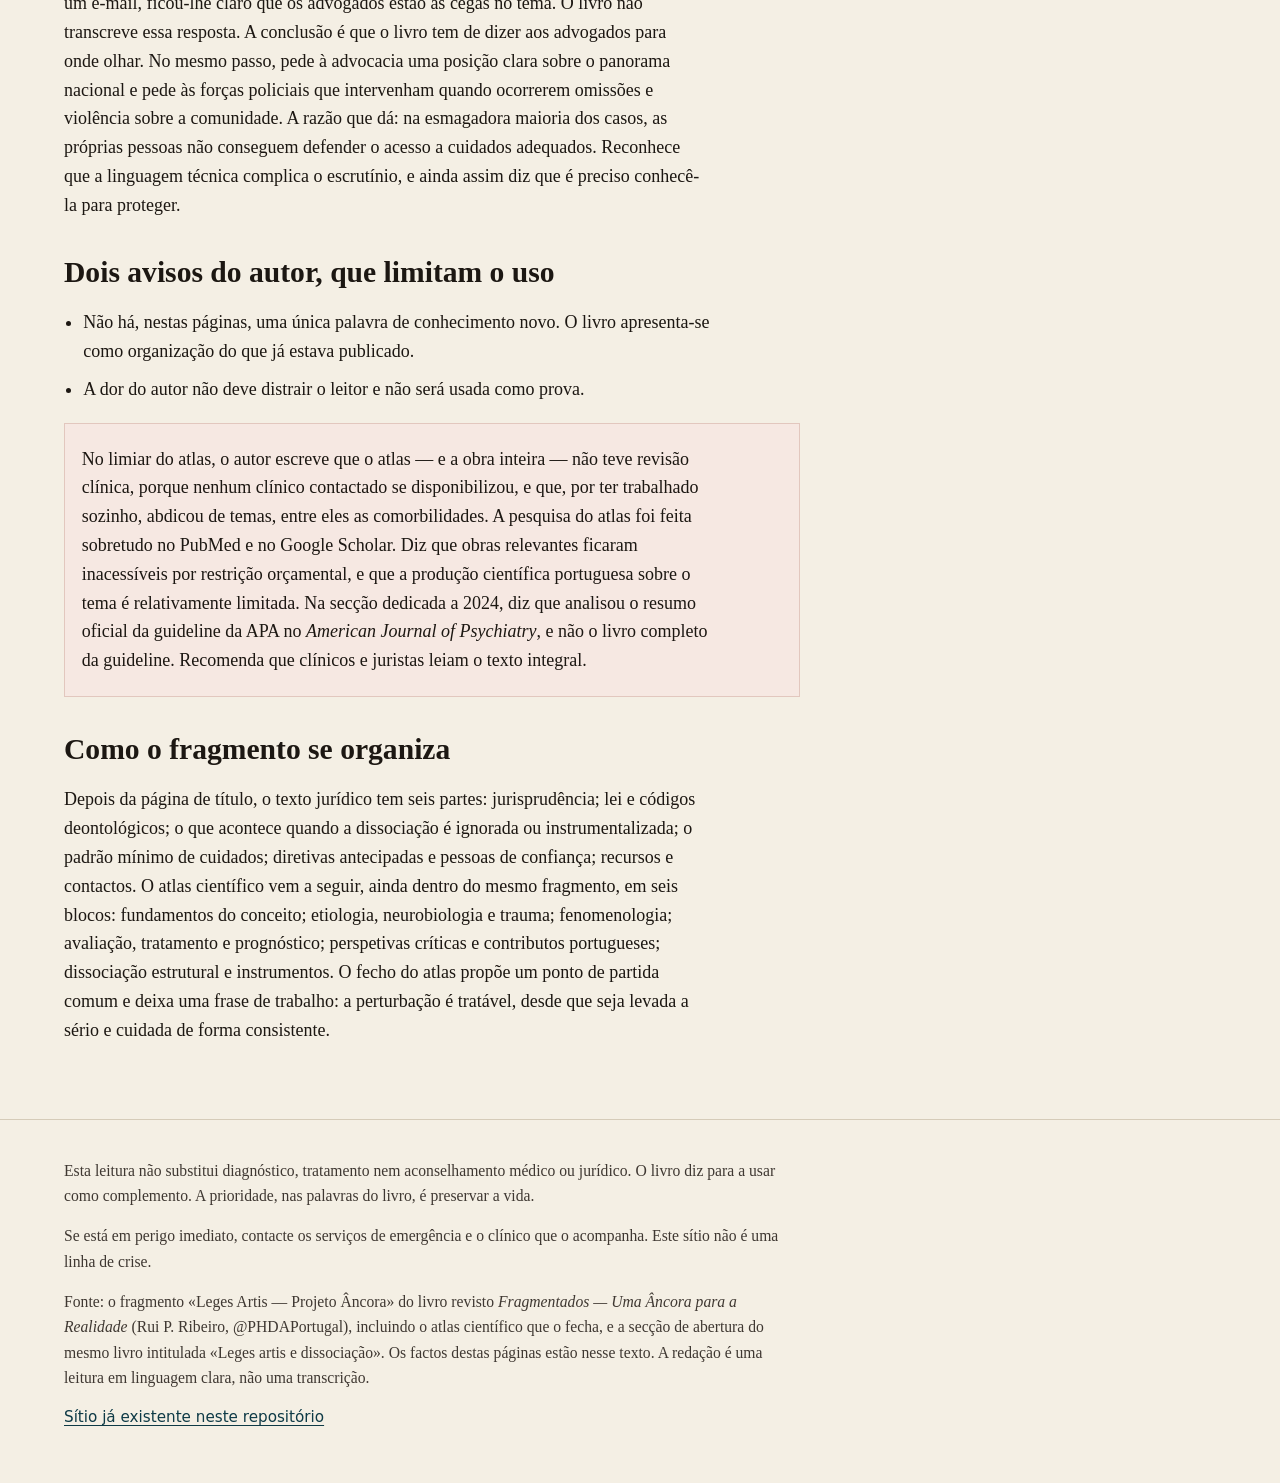
<file: ancora/o-que-e.html>
<!DOCTYPE html>
<html lang="pt-PT" translate="no">
<head>
  <meta charset="utf-8">
  <meta name="google" content="notranslate">
  <meta name="viewport" content="width=device-width, initial-scale=1">
  <title>O que é o Projeto Âncora</title>
  <meta name="description" content="Onde fica o fragmento Leges Artis — Projeto Âncora no livro revisto, e o que não pretende ser.">
  <link rel="stylesheet" href="estilos.css">
</head>
<body>
  <a class="skip" href="#conteudo">Saltar para o conteúdo</a>
  <header class="site-header">
    <div class="wrap">
      <a class="brand" href="index.html">
        <span class="brand-kicker">Leitura pública · sem inscrição</span>
        <span class="brand-name">Projeto Âncora</span>
      </a>
      <nav aria-label="Secções">
        <ul>
          <li><a href="index.html">Início</a></li>
          <li><a href="problema.html">O problema</a></li>
          <li><a href="o-que-e.html" aria-current="page">O que é</a></li>
          <li><a href="para-quem.html">Para quem</a></li>
          <li><a href="como-funciona.html">Como funciona</a></li>
          <li><a href="o-que-mostram.html">O que mostram</a></li>
          <li><a href="fontes.html">Fontes</a></li>
        </ul>
      </nav>
    </div>
  </header>
  <main id="conteudo">
    <div class="wrap">

      <p class="kicker">O que é</p>
      <h1>O terceiro fragmento do livro. A primeira pedra para o Direito.</h1>
      <dl class="facts">
        <dt>Nome</dt>
        <dd>Projeto Âncora. Subtítulo: a lei como pilar do processo terapêutico de pessoas com perturbação de personalidade borderline. O autor chama-lhe «Primeira Pedra» e marca o fragmento como jurídico.</dd>
        <dt>Onde fica</dt>
        <dd>É o fragmento 3 de <cite>Fragmentados — Uma Âncora para a Realidade</cite>, sob o título «Leges Artis». Começa nessa página de título e segue até ao atlas científico que fecha o fragmento, antes do fragmento seguinte, «Uma âncora para a realidade». Antes do ensaio, o livro tem ainda uma secção de abertura com o título «Leges artis e dissociação», que explica porque esta peça existe.</dd>
        <dt>Autor</dt>
        <dd>Rui P. Ribeiro, @PHDAPortugal.</dd>
        <dt>O que é</dt>
        <dd>Um mapa do estado da arte clínica e das normas portuguesas, escrito para um advogado poder comparar um processo com um padrão escrito. O atlas que o fecha apresenta-se como base organizada para decisões clínicas e jurídicas, escolhas pessoais e, potencialmente, debate de políticas públicas.</dd>
        <dt>O que não é</dt>
        <dd>Um serviço clínico, uma linha de apoio, um programa com inscrição, ou uma norma oficial do Estado. O atlas diz que a obra não teve revisão clínica.</dd>
      </dl>
      <h2>Onde o livro o coloca</h2>
      <div class="stack">
        <p>Na secção «A estrutura da obra», o livro diz que se organiza em quatro fragmentos, e que cada um existe porque o anterior não chega. O terceiro é descrito assim: a ciência e a lei, o Projeto Âncora, o estado da arte. A frase dirigida ao leitor jurídico é: se és advogado, é para aqui que deves olhar.</p>
      </div>
      <div class="table-wrap">
        <table>
          <caption>Os quatro fragmentos, como a abertura do livro os apresenta. Esta leitura desenvolve só o terceiro.</caption>
          <thead>
            <tr><th scope="col">Fragmento</th><th scope="col">Função, na apresentação da obra</th></tr>
          </thead>
          <tbody>
            <tr><th scope="row">1. Ensaio</th><td>A razão, o problema e a tese. Apelos para mobilizar o país.</td></tr>
            <tr><th scope="row">2. Máscaras</th><td>A denúncia do sistema de saúde mental que o autor descreve como negligente e discriminatório.</td></tr>
            <tr><th scope="row">3. Leges Artis — Projeto Âncora</th><td>A ciência e a lei. O estado da arte. O lugar para onde o advogado deve olhar. A primeira pedra.</td></tr>
            <tr><th scope="row">4. Uma âncora para a realidade</th><td>Experiência e ciência, capítulo a capítulo.</td></tr>
          </tbody>
        </table>
      </div>
      <h2>Porque esta parte existe</h2>
      <div class="stack">
        <p>Na secção «Leges artis e dissociação», o autor escreve que muitos clínicos desconhecem a ciência do trauma e da dissociação, e que mesmo quem a domina pode mostrar pouco interesse em ajudar. Conta que mostrou o manuscrito a clínicos e que isso não produziu a urgência que esperava. A peça foi criada no fim, por prevenção: trazer as provas para primeiro plano.</p>
        <p>Quando a WordNeeds, organização não governamental sediada em Aveiro, respondeu a um e-mail, ficou-lhe claro que os advogados estão às cegas no tema. O livro não transcreve essa resposta. A conclusão é que o livro tem de dizer aos advogados para onde olhar. No mesmo passo, pede à advocacia uma posição clara sobre o panorama nacional e pede às forças policiais que intervenham quando ocorrerem omissões e violência sobre a comunidade. A razão que dá: na esmagadora maioria dos casos, as próprias pessoas não conseguem defender o acesso a cuidados adequados. Reconhece que a linguagem técnica complica o escrutínio, e ainda assim diz que é preciso conhecê-la para proteger.</p>
      </div>
      <h2>Dois avisos do autor, que limitam o uso</h2>
      <ul class="clean">
        <li>Não há, nestas páginas, uma única palavra de conhecimento novo. O livro apresenta-se como organização do que já estava publicado.</li>
        <li>A dor do autor não deve distrair o leitor e não será usada como prova.</li>
      </ul>
      <div class="limit">
        <p>No limiar do atlas, o autor escreve que o atlas — e a obra inteira — não teve revisão clínica, porque nenhum clínico contactado se disponibilizou, e que, por ter trabalhado sozinho, abdicou de temas, entre eles as comorbilidades. A pesquisa do atlas foi feita sobretudo no PubMed e no Google Scholar. Diz que obras relevantes ficaram inacessíveis por restrição orçamental, e que a produção científica portuguesa sobre o tema é relativamente limitada. Na secção dedicada a 2024, diz que analisou o resumo oficial da guideline da APA no <cite>American Journal of Psychiatry</cite>, e não o livro completo da guideline. Recomenda que clínicos e juristas leiam o texto integral.</p>
      </div>
      <h2>Como o fragmento se organiza</h2>
      <div class="stack">
        <p>Depois da página de título, o texto jurídico tem seis partes: jurisprudência; lei e códigos deontológicos; o que acontece quando a dissociação é ignorada ou instrumentalizada; o padrão mínimo de cuidados; diretivas antecipadas e pessoas de confiança; recursos e contactos. O atlas científico vem a seguir, ainda dentro do mesmo fragmento, em seis blocos: fundamentos do conceito; etiologia, neurobiologia e trauma; fenomenologia; avaliação, tratamento e prognóstico; perspetivas críticas e contributos portugueses; dissociação estrutural e instrumentos. O fecho do atlas propõe um ponto de partida comum e deixa uma frase de trabalho: a perturbação é tratável, desde que seja levada a sério e cuidada de forma consistente.</p>
      </div>

    </div>
  </main>
  <footer class="site-footer">
    <div class="wrap">
      <p>Esta leitura não substitui diagnóstico, tratamento nem aconselhamento médico ou jurídico. O livro diz para a usar como complemento. A prioridade, nas palavras do livro, é preservar a vida.</p>
      <p>Se está em perigo imediato, contacte os serviços de emergência e o clínico que o acompanha. Este sítio não é uma linha de crise.</p>
      <p>Fonte: o fragmento «Leges Artis — Projeto Âncora» do livro revisto <cite>Fragmentados — Uma Âncora para a Realidade</cite> (Rui P. Ribeiro, @PHDAPortugal), incluindo o atlas científico que o fecha, e a secção de abertura do mesmo livro intitulada «Leges artis e dissociação». Os factos destas páginas estão nesse texto. A redação é uma leitura em linguagem clara, não uma transcrição.</p>
      <p class="shop-bridge"><a href="../index.html">Sítio já existente neste repositório</a></p>
    </div>
  </footer>
</body>
</html>
</file>
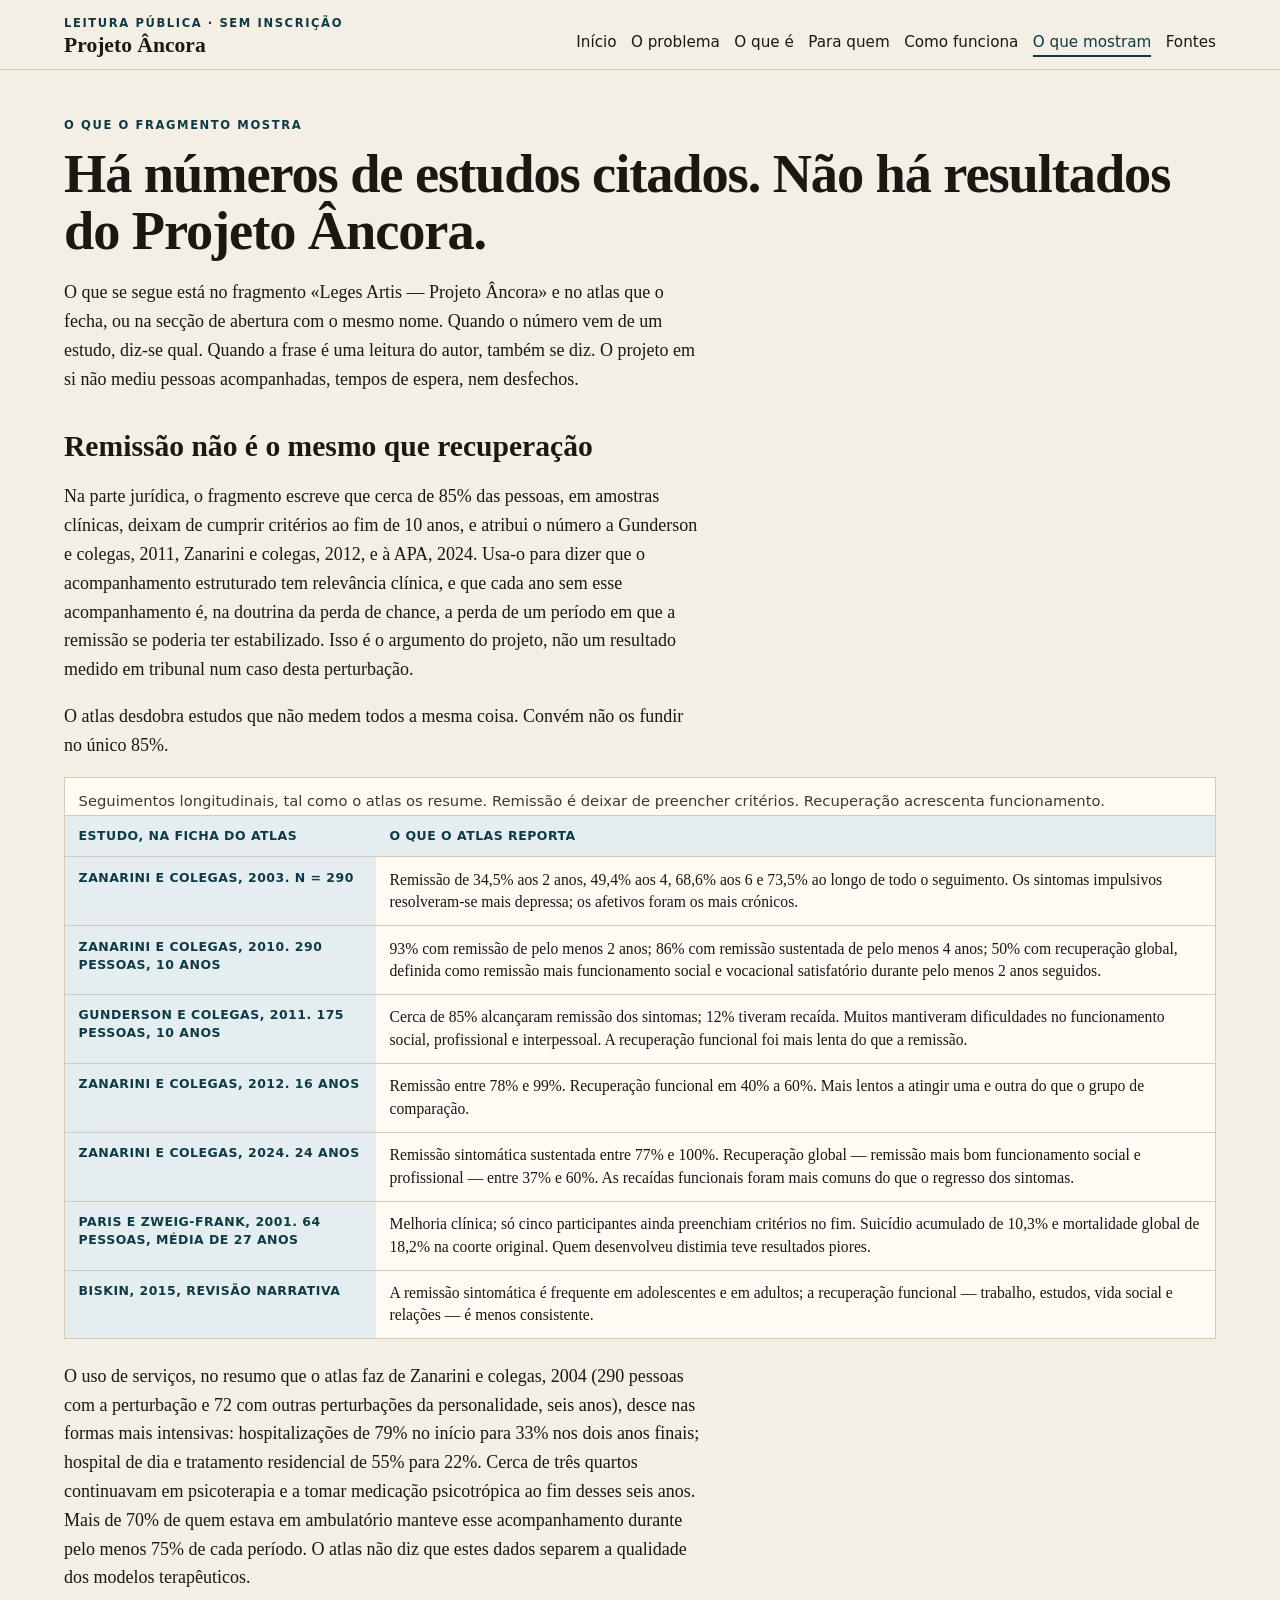
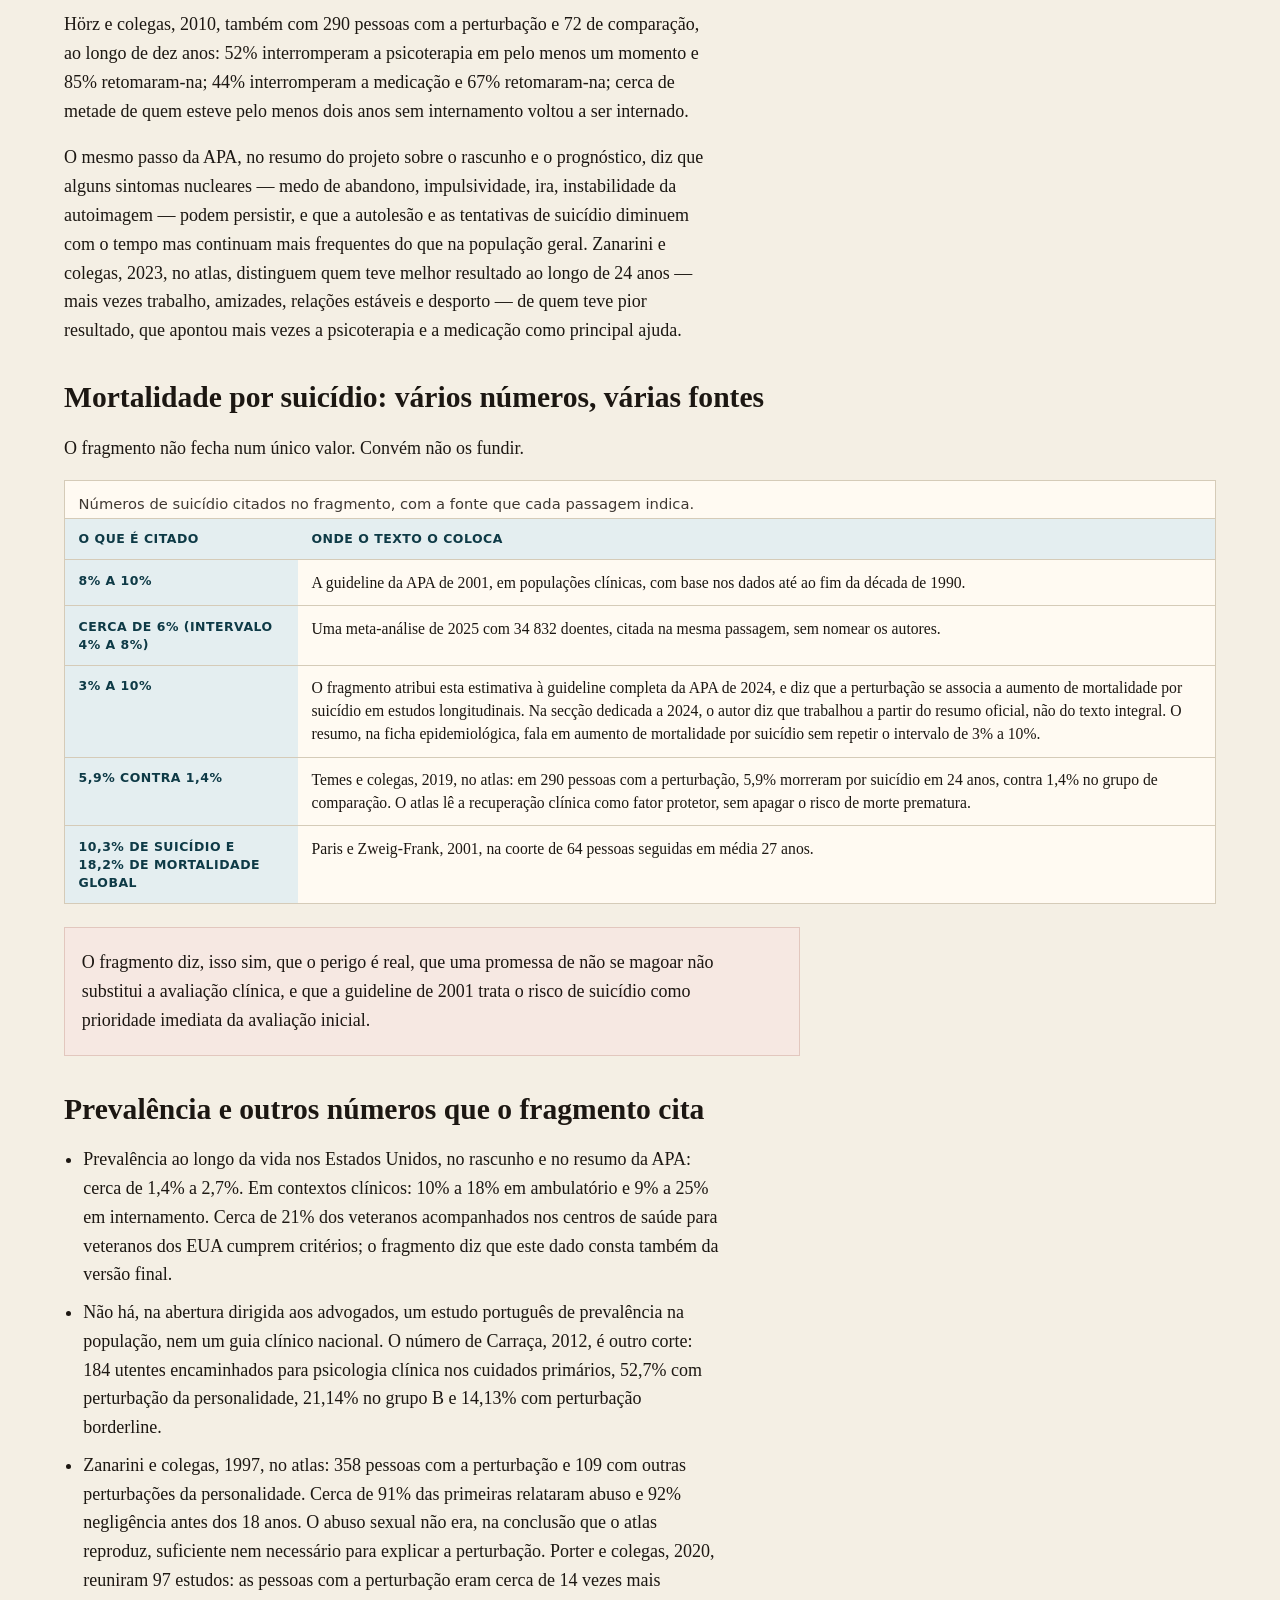
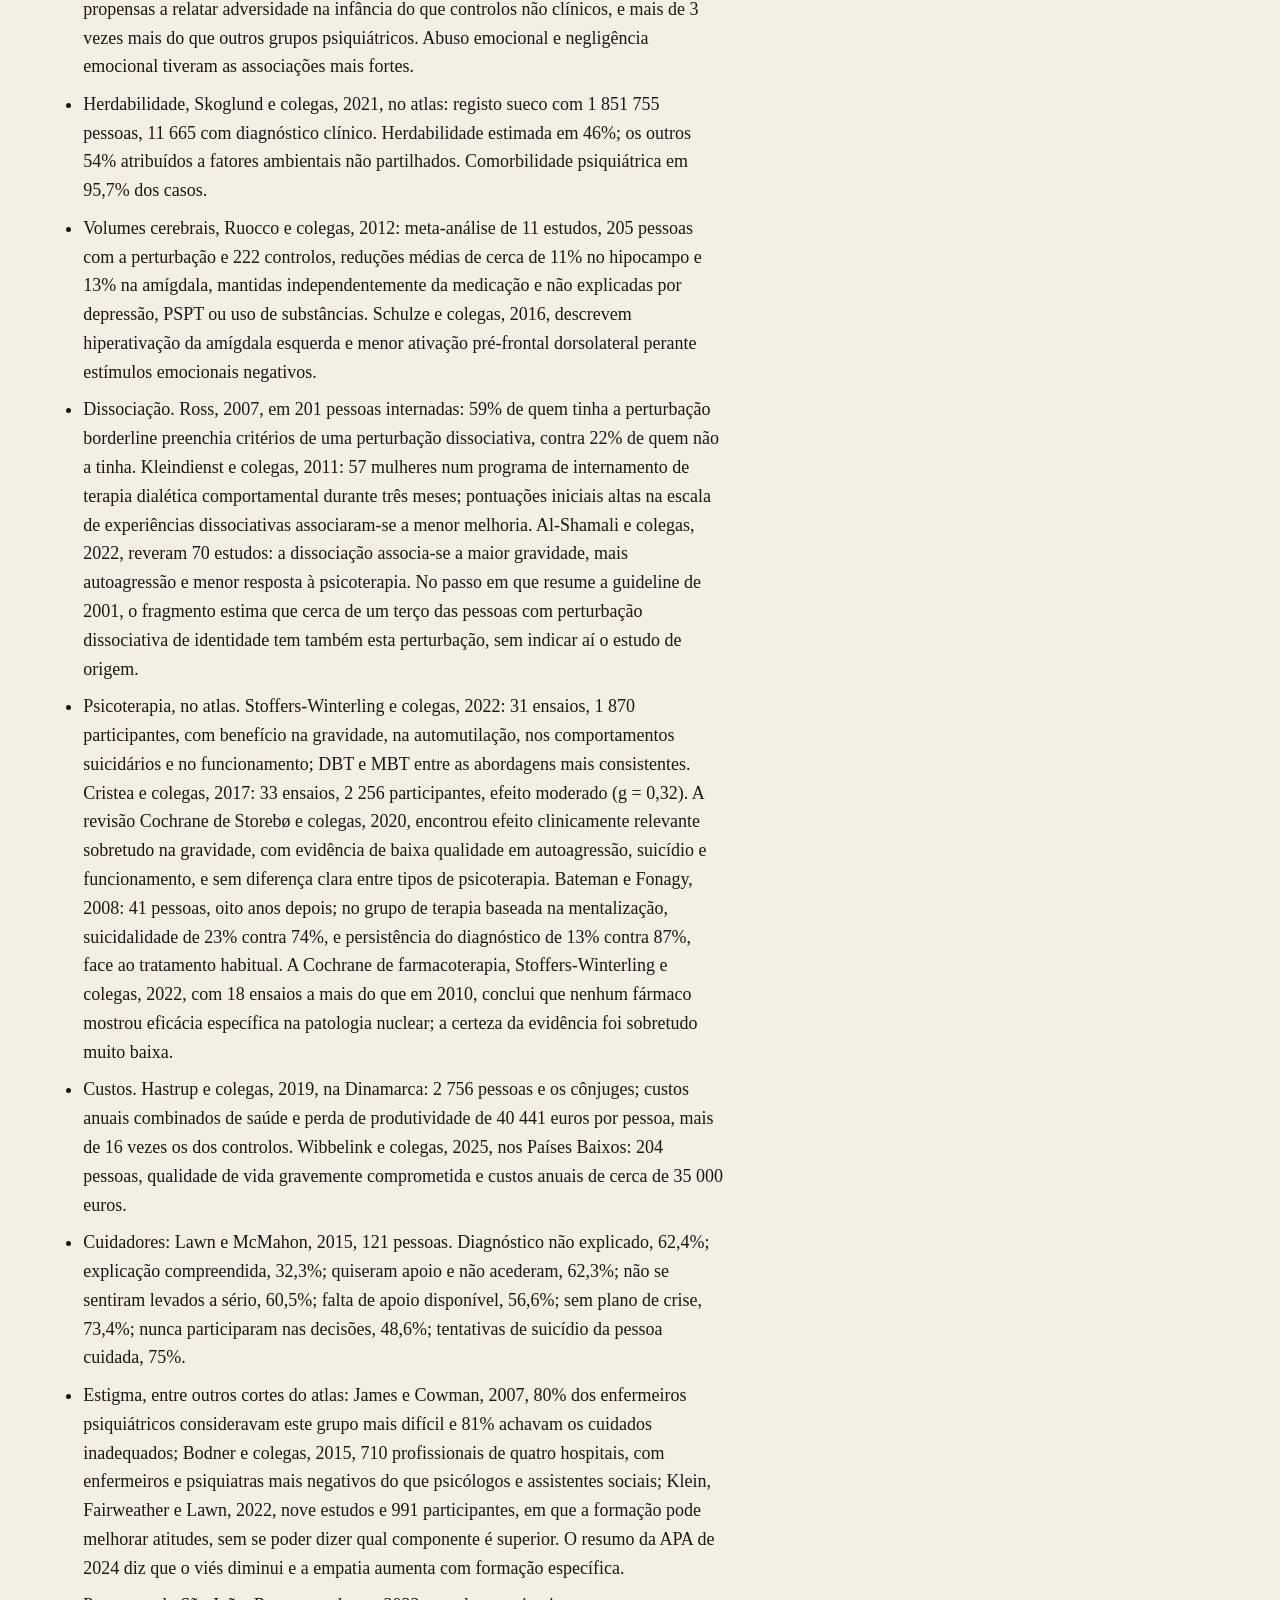
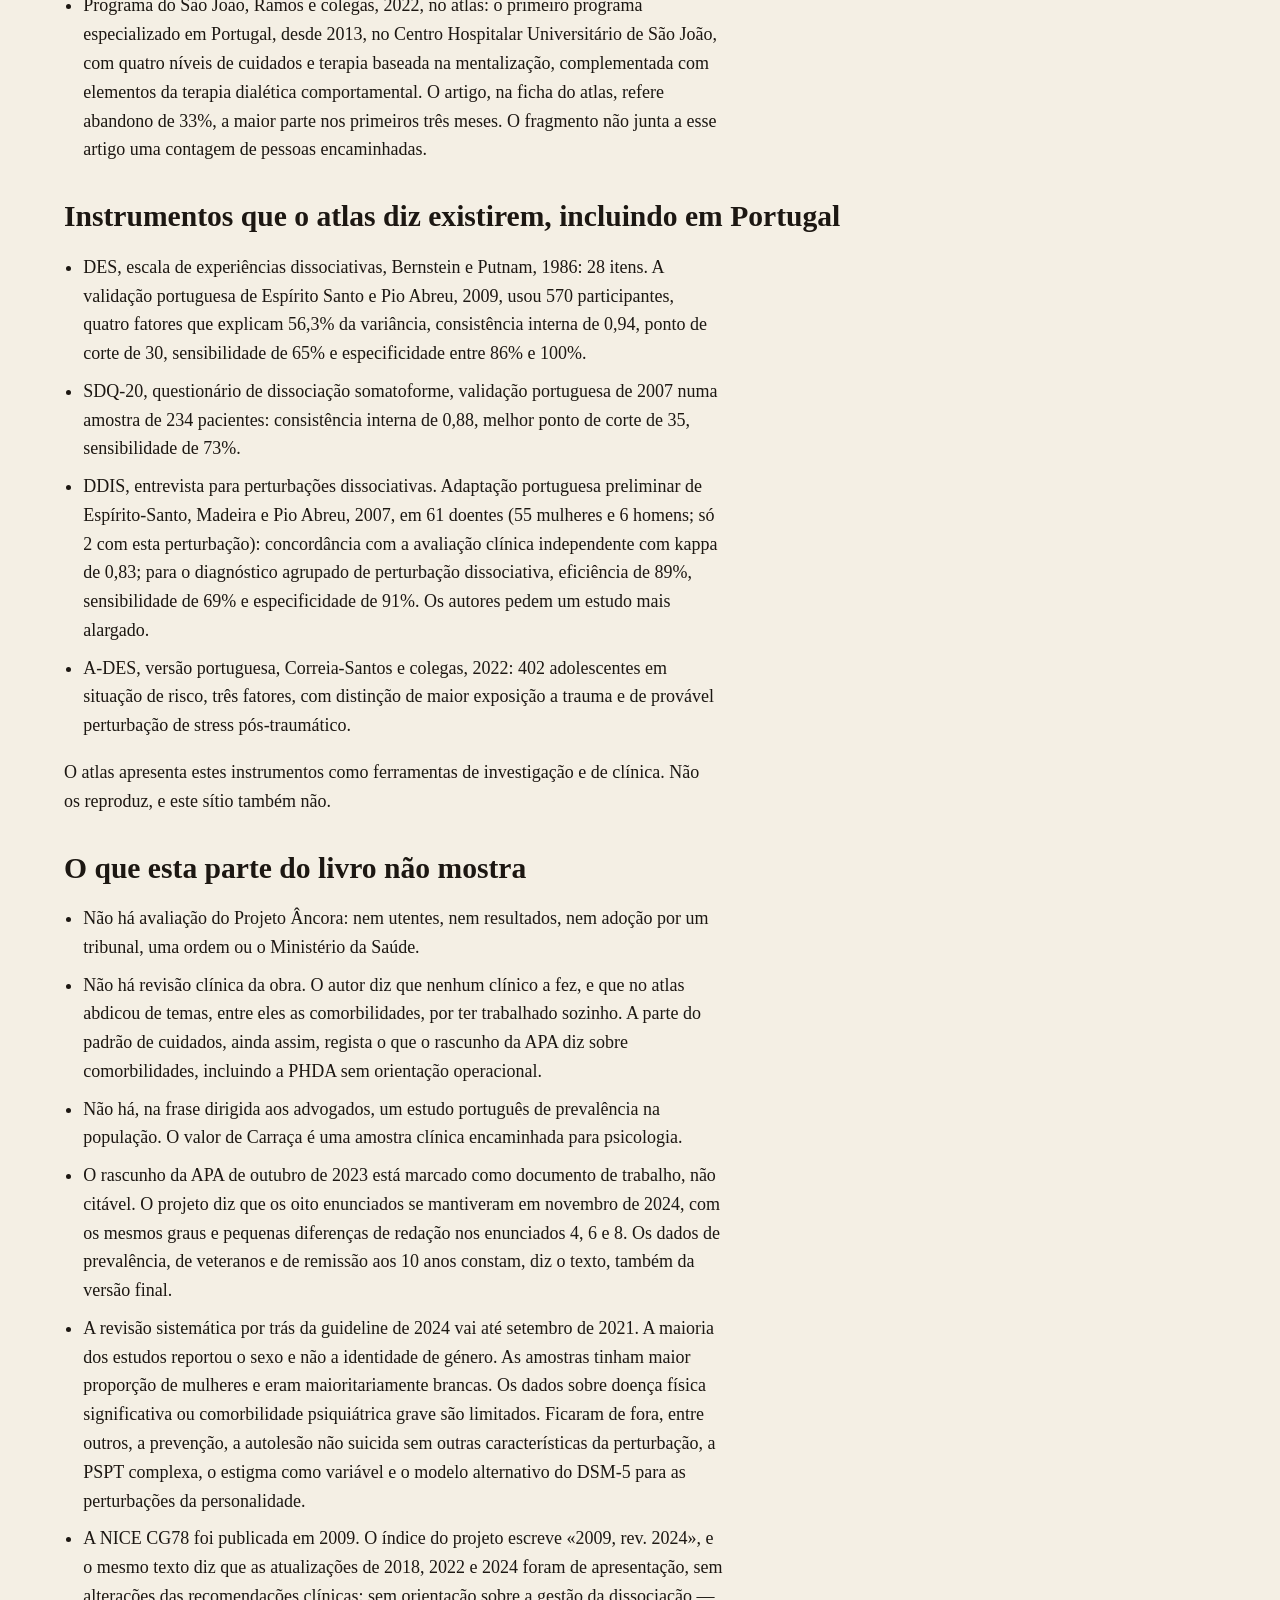
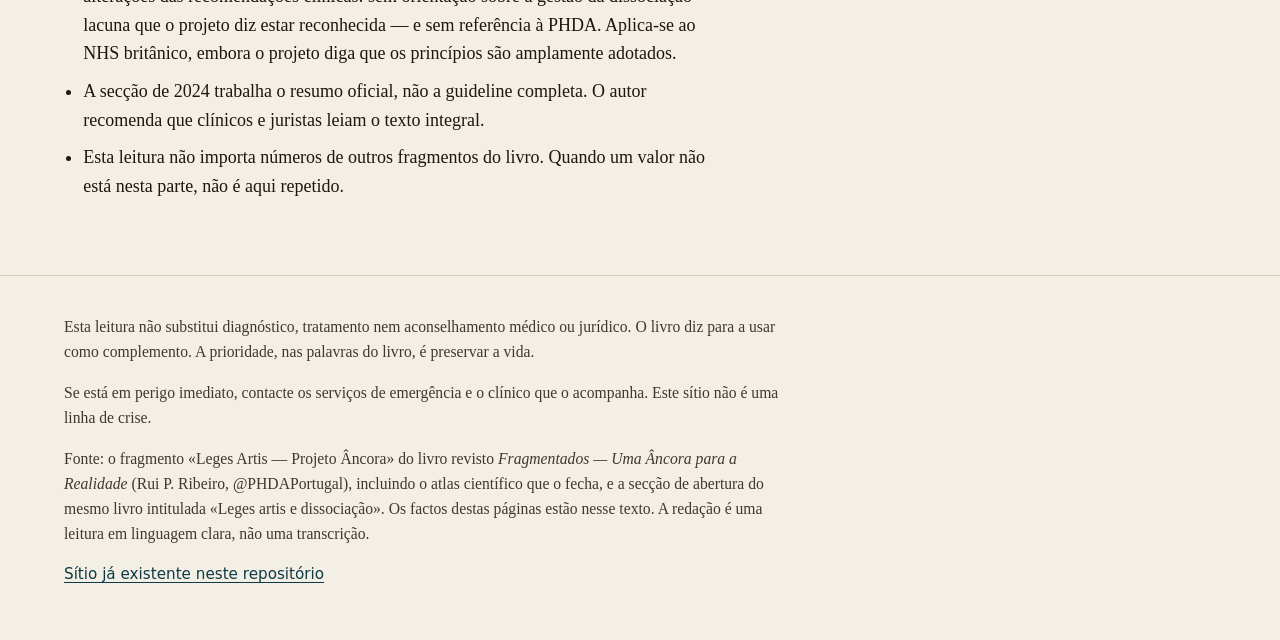
<file: ancora/o-que-mostram.html>
<!DOCTYPE html>
<html lang="pt-PT" translate="no">
<head>
  <meta charset="utf-8">
  <meta name="google" content="notranslate">
  <meta name="viewport" content="width=device-width, initial-scale=1">
  <title>O que os documentos mostram — Projeto Âncora</title>
  <meta name="description" content="Factos e números que o fragmento Leges Artis do livro revisto realmente declara.">
  <link rel="stylesheet" href="estilos.css">
</head>
<body>
  <a class="skip" href="#conteudo">Saltar para o conteúdo</a>
  <header class="site-header">
    <div class="wrap">
      <a class="brand" href="index.html">
        <span class="brand-kicker">Leitura pública · sem inscrição</span>
        <span class="brand-name">Projeto Âncora</span>
      </a>
      <nav aria-label="Secções">
        <ul>
          <li><a href="index.html">Início</a></li>
          <li><a href="problema.html">O problema</a></li>
          <li><a href="o-que-e.html">O que é</a></li>
          <li><a href="para-quem.html">Para quem</a></li>
          <li><a href="como-funciona.html">Como funciona</a></li>
          <li><a href="o-que-mostram.html" aria-current="page">O que mostram</a></li>
          <li><a href="fontes.html">Fontes</a></li>
        </ul>
      </nav>
    </div>
  </header>
  <main id="conteudo">
    <div class="wrap">

      <p class="kicker">O que o fragmento mostra</p>
      <h1>Há números de estudos citados. Não há resultados do Projeto Âncora.</h1>
      <div class="lede stack">
        <p>O que se segue está no fragmento «Leges Artis — Projeto Âncora» e no atlas que o fecha, ou na secção de abertura com o mesmo nome. Quando o número vem de um estudo, diz-se qual. Quando a frase é uma leitura do autor, também se diz. O projeto em si não mediu pessoas acompanhadas, tempos de espera, nem desfechos.</p>
      </div>
      <h2>Remissão não é o mesmo que recuperação</h2>
      <div class="stack">
        <p>Na parte jurídica, o fragmento escreve que cerca de 85% das pessoas, em amostras clínicas, deixam de cumprir critérios ao fim de 10 anos, e atribui o número a Gunderson e colegas, 2011, Zanarini e colegas, 2012, e à APA, 2024. Usa-o para dizer que o acompanhamento estruturado tem relevância clínica, e que cada ano sem esse acompanhamento é, na doutrina da perda de chance, a perda de um período em que a remissão se poderia ter estabilizado. Isso é o argumento do projeto, não um resultado medido em tribunal num caso desta perturbação.</p>
        <p>O atlas desdobra estudos que não medem todos a mesma coisa. Convém não os fundir no único 85%.</p>
      </div>
      <div class="table-wrap">
        <table>
          <caption>Seguimentos longitudinais, tal como o atlas os resume. Remissão é deixar de preencher critérios. Recuperação acrescenta funcionamento.</caption>
          <thead>
            <tr><th scope="col">Estudo, na ficha do atlas</th><th scope="col">O que o atlas reporta</th></tr>
          </thead>
          <tbody>
            <tr><th scope="row">Zanarini e colegas, 2003. N = 290</th><td>Remissão de 34,5% aos 2 anos, 49,4% aos 4, 68,6% aos 6 e 73,5% ao longo de todo o seguimento. Os sintomas impulsivos resolveram-se mais depressa; os afetivos foram os mais crónicos.</td></tr>
            <tr><th scope="row">Zanarini e colegas, 2010. 290 pessoas, 10 anos</th><td>93% com remissão de pelo menos 2 anos; 86% com remissão sustentada de pelo menos 4 anos; 50% com recuperação global, definida como remissão mais funcionamento social e vocacional satisfatório durante pelo menos 2 anos seguidos.</td></tr>
            <tr><th scope="row">Gunderson e colegas, 2011. 175 pessoas, 10 anos</th><td>Cerca de 85% alcançaram remissão dos sintomas; 12% tiveram recaída. Muitos mantiveram dificuldades no funcionamento social, profissional e interpessoal. A recuperação funcional foi mais lenta do que a remissão.</td></tr>
            <tr><th scope="row">Zanarini e colegas, 2012. 16 anos</th><td>Remissão entre 78% e 99%. Recuperação funcional em 40% a 60%. Mais lentos a atingir uma e outra do que o grupo de comparação.</td></tr>
            <tr><th scope="row">Zanarini e colegas, 2024. 24 anos</th><td>Remissão sintomática sustentada entre 77% e 100%. Recuperação global — remissão mais bom funcionamento social e profissional — entre 37% e 60%. As recaídas funcionais foram mais comuns do que o regresso dos sintomas.</td></tr>
            <tr><th scope="row">Paris e Zweig-Frank, 2001. 64 pessoas, média de 27 anos</th><td>Melhoria clínica; só cinco participantes ainda preenchiam critérios no fim. Suicídio acumulado de 10,3% e mortalidade global de 18,2% na coorte original. Quem desenvolveu distimia teve resultados piores.</td></tr>
            <tr><th scope="row">Biskin, 2015, revisão narrativa</th><td>A remissão sintomática é frequente em adolescentes e em adultos; a recuperação funcional — trabalho, estudos, vida social e relações — é menos consistente.</td></tr>
          </tbody>
        </table>
      </div>
      <div class="stack">
        <p>O uso de serviços, no resumo que o atlas faz de Zanarini e colegas, 2004 (290 pessoas com a perturbação e 72 com outras perturbações da personalidade, seis anos), desce nas formas mais intensivas: hospitalizações de 79% no início para 33% nos dois anos finais; hospital de dia e tratamento residencial de 55% para 22%. Cerca de três quartos continuavam em psicoterapia e a tomar medicação psicotrópica ao fim desses seis anos. Mais de 70% de quem estava em ambulatório manteve esse acompanhamento durante pelo menos 75% de cada período. O atlas não diz que estes dados separem a qualidade dos modelos terapêuticos.</p>
        <p>Hörz e colegas, 2010, também com 290 pessoas com a perturbação e 72 de comparação, ao longo de dez anos: 52% interromperam a psicoterapia em pelo menos um momento e 85% retomaram-na; 44% interromperam a medicação e 67% retomaram-na; cerca de metade de quem esteve pelo menos dois anos sem internamento voltou a ser internado.</p>
        <p>O mesmo passo da APA, no resumo do projeto sobre o rascunho e o prognóstico, diz que alguns sintomas nucleares — medo de abandono, impulsividade, ira, instabilidade da autoimagem — podem persistir, e que a autolesão e as tentativas de suicídio diminuem com o tempo mas continuam mais frequentes do que na população geral. Zanarini e colegas, 2023, no atlas, distinguem quem teve melhor resultado ao longo de 24 anos — mais vezes trabalho, amizades, relações estáveis e desporto — de quem teve pior resultado, que apontou mais vezes a psicoterapia e a medicação como principal ajuda.</p>
      </div>
      <h2>Mortalidade por suicídio: vários números, várias fontes</h2>
      <div class="stack">
        <p>O fragmento não fecha num único valor. Convém não os fundir.</p>
      </div>
      <div class="table-wrap">
        <table>
          <caption>Números de suicídio citados no fragmento, com a fonte que cada passagem indica.</caption>
          <thead>
            <tr><th scope="col">O que é citado</th><th scope="col">Onde o texto o coloca</th></tr>
          </thead>
          <tbody>
            <tr><th scope="row">8% a 10%</th><td>A guideline da APA de 2001, em populações clínicas, com base nos dados até ao fim da década de 1990.</td></tr>
            <tr><th scope="row">Cerca de 6% (intervalo 4% a 8%)</th><td>Uma meta-análise de 2025 com 34&nbsp;832 doentes, citada na mesma passagem, sem nomear os autores.</td></tr>
            <tr><th scope="row">3% a 10%</th><td>O fragmento atribui esta estimativa à guideline completa da APA de 2024, e diz que a perturbação se associa a aumento de mortalidade por suicídio em estudos longitudinais. Na secção dedicada a 2024, o autor diz que trabalhou a partir do resumo oficial, não do texto integral. O resumo, na ficha epidemiológica, fala em aumento de mortalidade por suicídio sem repetir o intervalo de 3% a 10%.</td></tr>
            <tr><th scope="row">5,9% contra 1,4%</th><td>Temes e colegas, 2019, no atlas: em 290 pessoas com a perturbação, 5,9% morreram por suicídio em 24 anos, contra 1,4% no grupo de comparação. O atlas lê a recuperação clínica como fator protetor, sem apagar o risco de morte prematura.</td></tr>
            <tr><th scope="row">10,3% de suicídio e 18,2% de mortalidade global</th><td>Paris e Zweig-Frank, 2001, na coorte de 64 pessoas seguidas em média 27 anos.</td></tr>
          </tbody>
        </table>
      </div>
      <div class="limit">
        <p>O fragmento diz, isso sim, que o perigo é real, que uma promessa de não se magoar não substitui a avaliação clínica, e que a guideline de 2001 trata o risco de suicídio como prioridade imediata da avaliação inicial.</p>
      </div>
      <h2>Prevalência e outros números que o fragmento cita</h2>
      <ul class="clean">
        <li>Prevalência ao longo da vida nos Estados Unidos, no rascunho e no resumo da APA: cerca de 1,4% a 2,7%. Em contextos clínicos: 10% a 18% em ambulatório e 9% a 25% em internamento. Cerca de 21% dos veteranos acompanhados nos centros de saúde para veteranos dos EUA cumprem critérios; o fragmento diz que este dado consta também da versão final.</li>
        <li>Não há, na abertura dirigida aos advogados, um estudo português de prevalência na população, nem um guia clínico nacional. O número de Carraça, 2012, é outro corte: 184 utentes encaminhados para psicologia clínica nos cuidados primários, 52,7% com perturbação da personalidade, 21,14% no grupo B e 14,13% com perturbação borderline.</li>
        <li>Zanarini e colegas, 1997, no atlas: 358 pessoas com a perturbação e 109 com outras perturbações da personalidade. Cerca de 91% das primeiras relataram abuso e 92% negligência antes dos 18 anos. O abuso sexual não era, na conclusão que o atlas reproduz, suficiente nem necessário para explicar a perturbação. Porter e colegas, 2020, reuniram 97 estudos: as pessoas com a perturbação eram cerca de 14 vezes mais propensas a relatar adversidade na infância do que controlos não clínicos, e mais de 3 vezes mais do que outros grupos psiquiátricos. Abuso emocional e negligência emocional tiveram as associações mais fortes.</li>
        <li>Herdabilidade, Skoglund e colegas, 2021, no atlas: registo sueco com 1&nbsp;851&nbsp;755 pessoas, 11&nbsp;665 com diagnóstico clínico. Herdabilidade estimada em 46%; os outros 54% atribuídos a fatores ambientais não partilhados. Comorbilidade psiquiátrica em 95,7% dos casos.</li>
        <li>Volumes cerebrais, Ruocco e colegas, 2012: meta-análise de 11 estudos, 205 pessoas com a perturbação e 222 controlos, reduções médias de cerca de 11% no hipocampo e 13% na amígdala, mantidas independentemente da medicação e não explicadas por depressão, PSPT ou uso de substâncias. Schulze e colegas, 2016, descrevem hiperativação da amígdala esquerda e menor ativação pré-frontal dorsolateral perante estímulos emocionais negativos.</li>
        <li>Dissociação. Ross, 2007, em 201 pessoas internadas: 59% de quem tinha a perturbação borderline preenchia critérios de uma perturbação dissociativa, contra 22% de quem não a tinha. Kleindienst e colegas, 2011: 57 mulheres num programa de internamento de terapia dialética comportamental durante três meses; pontuações iniciais altas na escala de experiências dissociativas associaram-se a menor melhoria. Al-Shamali e colegas, 2022, reveram 70 estudos: a dissociação associa-se a maior gravidade, mais autoagressão e menor resposta à psicoterapia. No passo em que resume a guideline de 2001, o fragmento estima que cerca de um terço das pessoas com perturbação dissociativa de identidade tem também esta perturbação, sem indicar aí o estudo de origem.</li>
        <li>Psicoterapia, no atlas. Stoffers-Winterling e colegas, 2022: 31 ensaios, 1&nbsp;870 participantes, com benefício na gravidade, na automutilação, nos comportamentos suicidários e no funcionamento; DBT e MBT entre as abordagens mais consistentes. Cristea e colegas, 2017: 33 ensaios, 2&nbsp;256 participantes, efeito moderado (g = 0,32). A revisão Cochrane de Storebø e colegas, 2020, encontrou efeito clinicamente relevante sobretudo na gravidade, com evidência de baixa qualidade em autoagressão, suicídio e funcionamento, e sem diferença clara entre tipos de psicoterapia. Bateman e Fonagy, 2008: 41 pessoas, oito anos depois; no grupo de terapia baseada na mentalização, suicidalidade de 23% contra 74%, e persistência do diagnóstico de 13% contra 87%, face ao tratamento habitual. A Cochrane de farmacoterapia, Stoffers-Winterling e colegas, 2022, com 18 ensaios a mais do que em 2010, conclui que nenhum fármaco mostrou eficácia específica na patologia nuclear; a certeza da evidência foi sobretudo muito baixa.</li>
        <li>Custos. Hastrup e colegas, 2019, na Dinamarca: 2&nbsp;756 pessoas e os cônjuges; custos anuais combinados de saúde e perda de produtividade de 40&nbsp;441 euros por pessoa, mais de 16 vezes os dos controlos. Wibbelink e colegas, 2025, nos Países Baixos: 204 pessoas, qualidade de vida gravemente comprometida e custos anuais de cerca de 35&nbsp;000 euros.</li>
        <li>Cuidadores: Lawn e McMahon, 2015, 121 pessoas. Diagnóstico não explicado, 62,4%; explicação compreendida, 32,3%; quiseram apoio e não acederam, 62,3%; não se sentiram levados a sério, 60,5%; falta de apoio disponível, 56,6%; sem plano de crise, 73,4%; nunca participaram nas decisões, 48,6%; tentativas de suicídio da pessoa cuidada, 75%.</li>
        <li>Estigma, entre outros cortes do atlas: James e Cowman, 2007, 80% dos enfermeiros psiquiátricos consideravam este grupo mais difícil e 81% achavam os cuidados inadequados; Bodner e colegas, 2015, 710 profissionais de quatro hospitais, com enfermeiros e psiquiatras mais negativos do que psicólogos e assistentes sociais; Klein, Fairweather e Lawn, 2022, nove estudos e 991 participantes, em que a formação pode melhorar atitudes, sem se poder dizer qual componente é superior. O resumo da APA de 2024 diz que o viés diminui e a empatia aumenta com formação específica.</li>
        <li>Programa do São João, Ramos e colegas, 2022, no atlas: o primeiro programa especializado em Portugal, desde 2013, no Centro Hospitalar Universitário de São João, com quatro níveis de cuidados e terapia baseada na mentalização, complementada com elementos da terapia dialética comportamental. O artigo, na ficha do atlas, refere abandono de 33%, a maior parte nos primeiros três meses. O fragmento não junta a esse artigo uma contagem de pessoas encaminhadas.</li>
      </ul>
      <h2>Instrumentos que o atlas diz existirem, incluindo em Portugal</h2>
      <ul class="clean">
        <li>DES, escala de experiências dissociativas, Bernstein e Putnam, 1986: 28 itens. A validação portuguesa de Espírito Santo e Pio Abreu, 2009, usou 570 participantes, quatro fatores que explicam 56,3% da variância, consistência interna de 0,94, ponto de corte de 30, sensibilidade de 65% e especificidade entre 86% e 100%.</li>
        <li>SDQ-20, questionário de dissociação somatoforme, validação portuguesa de 2007 numa amostra de 234 pacientes: consistência interna de 0,88, melhor ponto de corte de 35, sensibilidade de 73%.</li>
        <li>DDIS, entrevista para perturbações dissociativas. Adaptação portuguesa preliminar de Espírito-Santo, Madeira e Pio Abreu, 2007, em 61 doentes (55 mulheres e 6 homens; só 2 com esta perturbação): concordância com a avaliação clínica independente com kappa de 0,83; para o diagnóstico agrupado de perturbação dissociativa, eficiência de 89%, sensibilidade de 69% e especificidade de 91%. Os autores pedem um estudo mais alargado.</li>
        <li>A-DES, versão portuguesa, Correia-Santos e colegas, 2022: 402 adolescentes em situação de risco, três fatores, com distinção de maior exposição a trauma e de provável perturbação de stress pós-traumático.</li>
      </ul>
      <p>O atlas apresenta estes instrumentos como ferramentas de investigação e de clínica. Não os reproduz, e este sítio também não.</p>
      <h2>O que esta parte do livro não mostra</h2>
      <ul class="clean">
        <li>Não há avaliação do Projeto Âncora: nem utentes, nem resultados, nem adoção por um tribunal, uma ordem ou o Ministério da Saúde.</li>
        <li>Não há revisão clínica da obra. O autor diz que nenhum clínico a fez, e que no atlas abdicou de temas, entre eles as comorbilidades, por ter trabalhado sozinho. A parte do padrão de cuidados, ainda assim, regista o que o rascunho da APA diz sobre comorbilidades, incluindo a PHDA sem orientação operacional.</li>
        <li>Não há, na frase dirigida aos advogados, um estudo português de prevalência na população. O valor de Carraça é uma amostra clínica encaminhada para psicologia.</li>
        <li>O rascunho da APA de outubro de 2023 está marcado como documento de trabalho, não citável. O projeto diz que os oito enunciados se mantiveram em novembro de 2024, com os mesmos graus e pequenas diferenças de redação nos enunciados 4, 6 e 8. Os dados de prevalência, de veteranos e de remissão aos 10 anos constam, diz o texto, também da versão final.</li>
        <li>A revisão sistemática por trás da guideline de 2024 vai até setembro de 2021. A maioria dos estudos reportou o sexo e não a identidade de género. As amostras tinham maior proporção de mulheres e eram maioritariamente brancas. Os dados sobre doença física significativa ou comorbilidade psiquiátrica grave são limitados. Ficaram de fora, entre outros, a prevenção, a autolesão não suicida sem outras características da perturbação, a PSPT complexa, o estigma como variável e o modelo alternativo do DSM-5 para as perturbações da personalidade.</li>
        <li>A NICE CG78 foi publicada em 2009. O índice do projeto escreve «2009, rev. 2024», e o mesmo texto diz que as atualizações de 2018, 2022 e 2024 foram de apresentação, sem alterações das recomendações clínicas: sem orientação sobre a gestão da dissociação — lacuna que o projeto diz estar reconhecida — e sem referência à PHDA. Aplica-se ao NHS britânico, embora o projeto diga que os princípios são amplamente adotados.</li>
        <li>A secção de 2024 trabalha o resumo oficial, não a guideline completa. O autor recomenda que clínicos e juristas leiam o texto integral.</li>
        <li>Esta leitura não importa números de outros fragmentos do livro. Quando um valor não está nesta parte, não é aqui repetido.</li>
      </ul>

    </div>
  </main>
  <footer class="site-footer">
    <div class="wrap">
      <p>Esta leitura não substitui diagnóstico, tratamento nem aconselhamento médico ou jurídico. O livro diz para a usar como complemento. A prioridade, nas palavras do livro, é preservar a vida.</p>
      <p>Se está em perigo imediato, contacte os serviços de emergência e o clínico que o acompanha. Este sítio não é uma linha de crise.</p>
      <p>Fonte: o fragmento «Leges Artis — Projeto Âncora» do livro revisto <cite>Fragmentados — Uma Âncora para a Realidade</cite> (Rui P. Ribeiro, @PHDAPortugal), incluindo o atlas científico que o fecha, e a secção de abertura do mesmo livro intitulada «Leges artis e dissociação». Os factos destas páginas estão nesse texto. A redação é uma leitura em linguagem clara, não uma transcrição.</p>
      <p class="shop-bridge"><a href="../index.html">Sítio já existente neste repositório</a></p>
    </div>
  </footer>
</body>
</html>
</file>
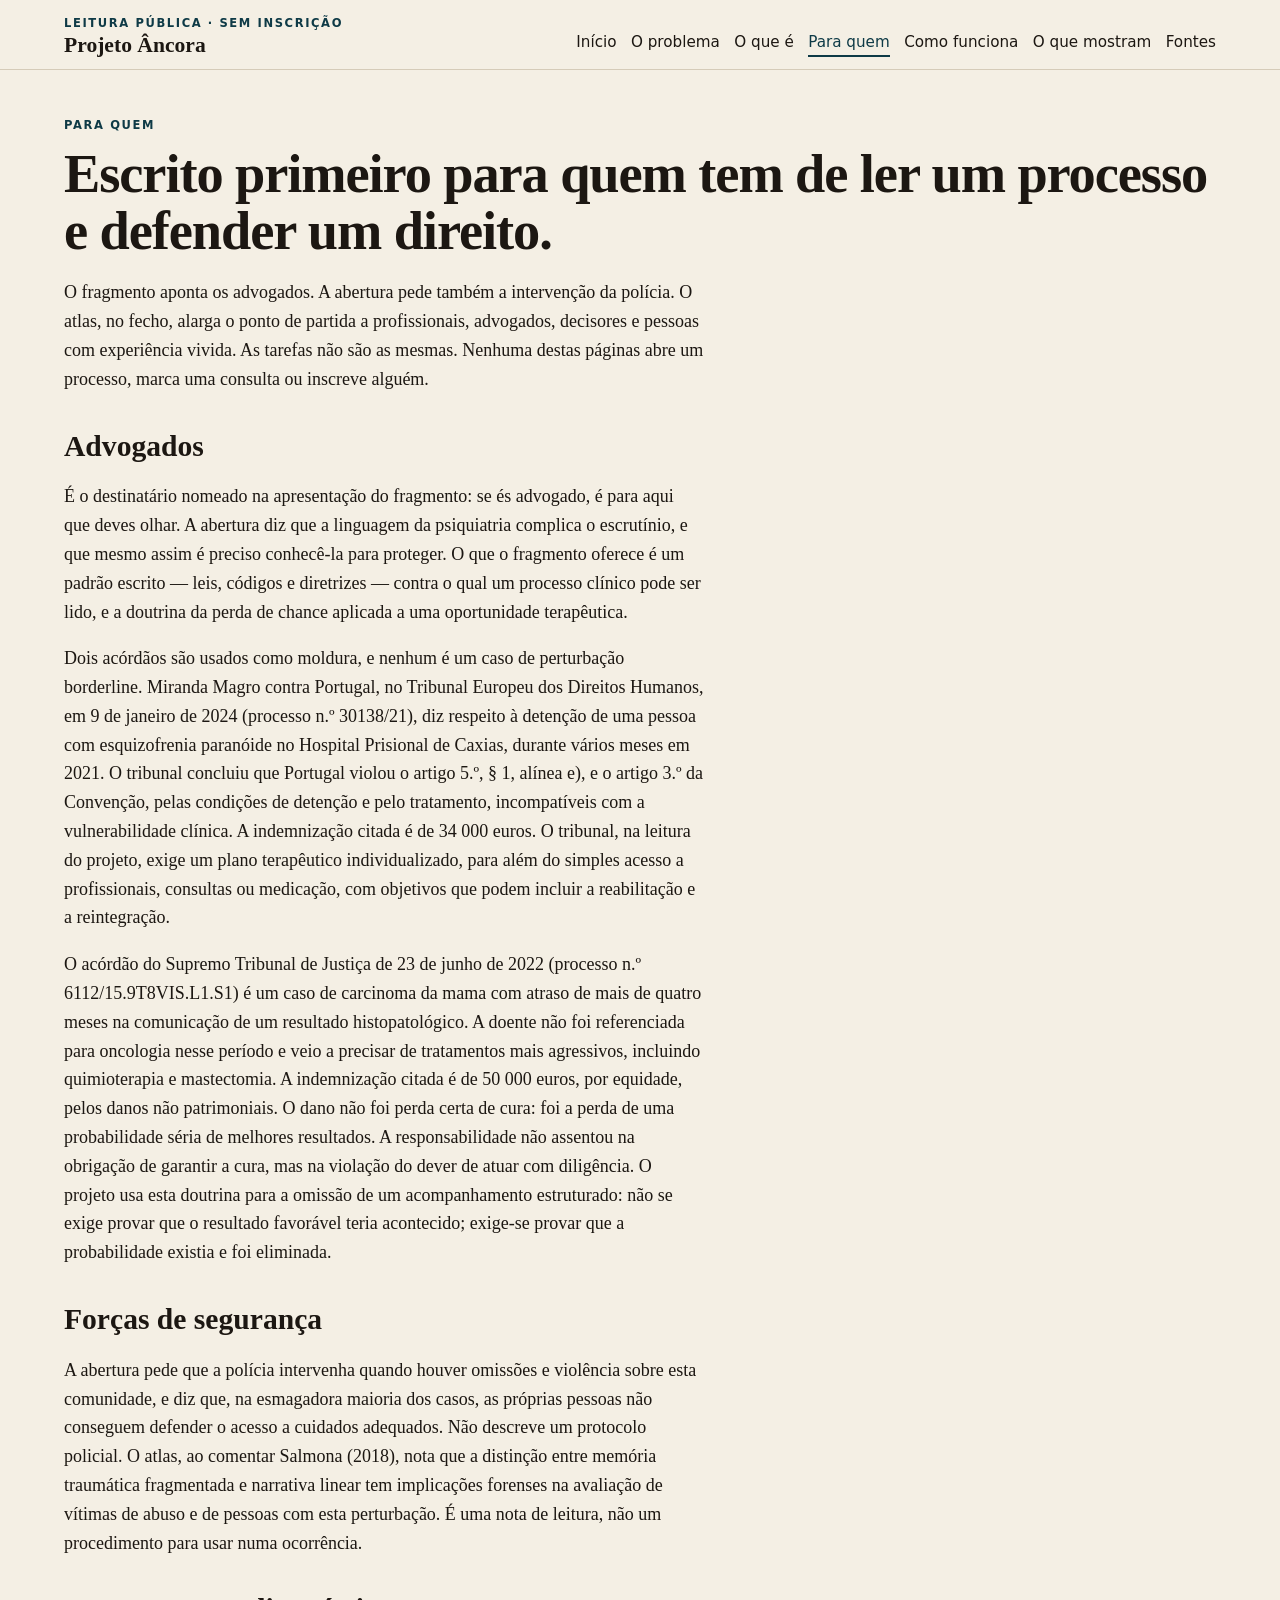
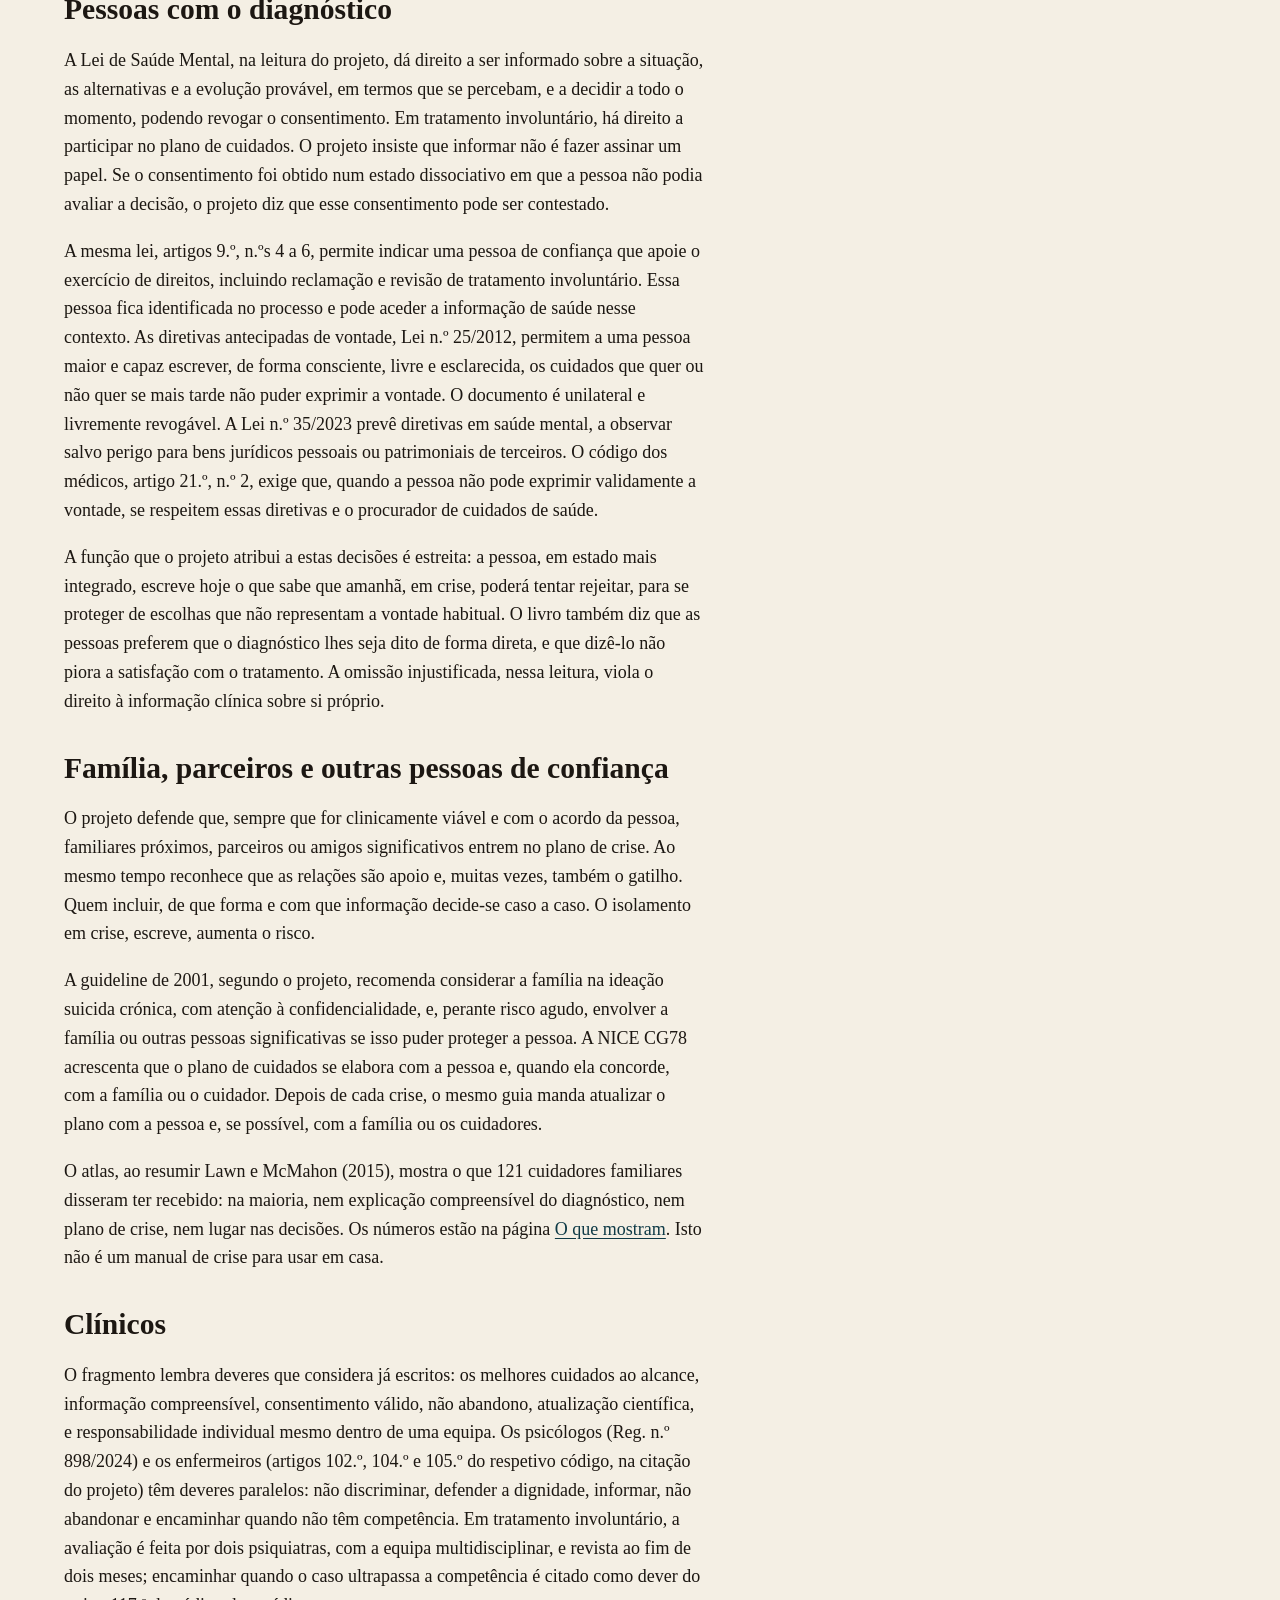
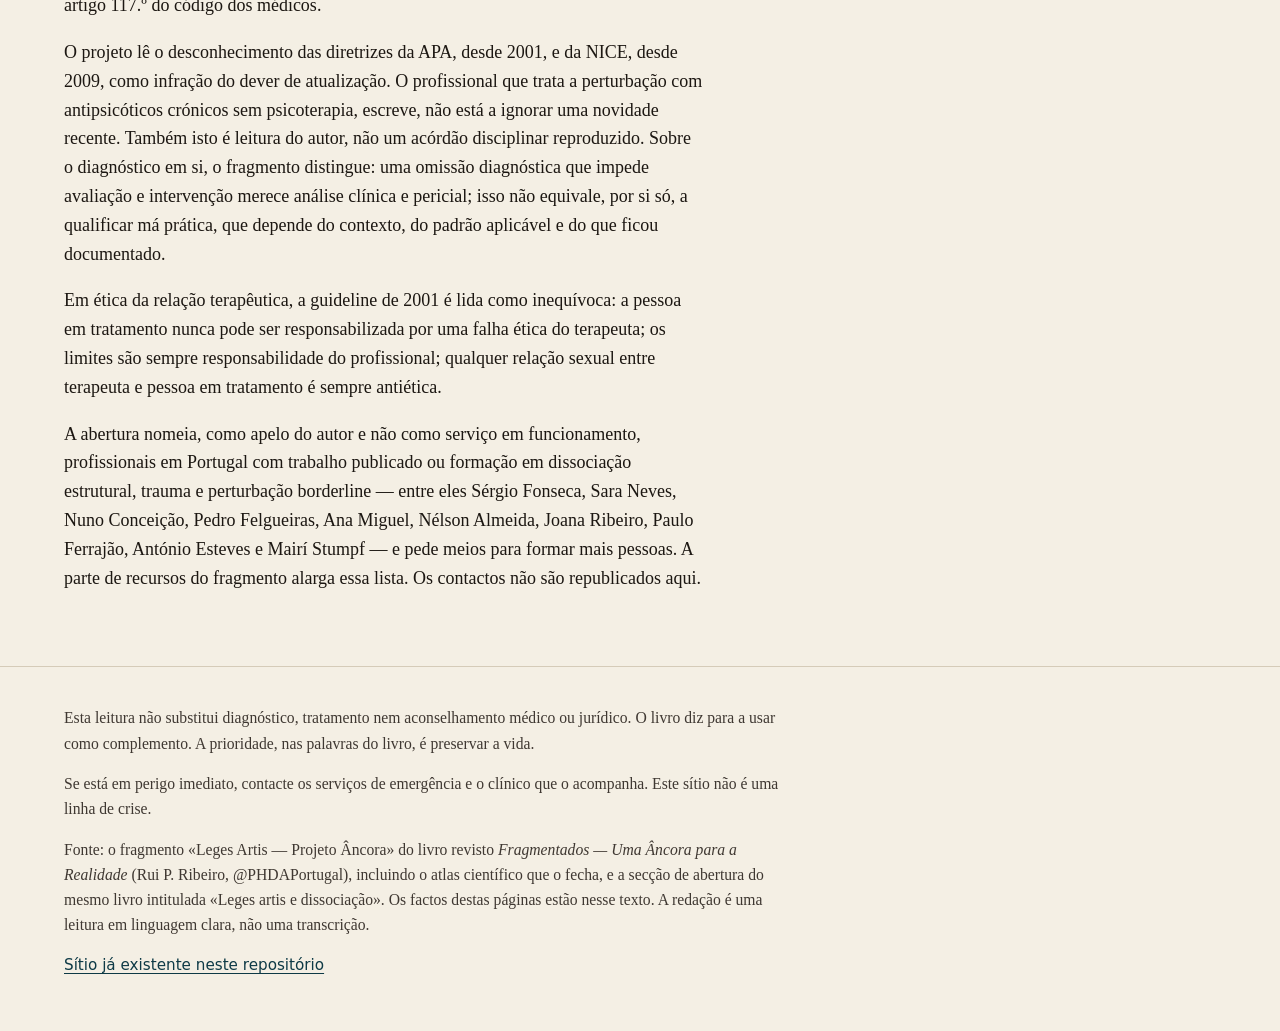
<file: ancora/para-quem.html>
<!DOCTYPE html>
<html lang="pt-PT" translate="no">
<head>
  <meta charset="utf-8">
  <meta name="google" content="notranslate">
  <meta name="viewport" content="width=device-width, initial-scale=1">
  <title>Para quem — Projeto Âncora</title>
  <meta name="description" content="A quem se dirige o fragmento Leges Artis — Projeto Âncora, e que tarefa o texto atribui a cada leitor.">
  <link rel="stylesheet" href="estilos.css">
</head>
<body>
  <a class="skip" href="#conteudo">Saltar para o conteúdo</a>
  <header class="site-header">
    <div class="wrap">
      <a class="brand" href="index.html">
        <span class="brand-kicker">Leitura pública · sem inscrição</span>
        <span class="brand-name">Projeto Âncora</span>
      </a>
      <nav aria-label="Secções">
        <ul>
          <li><a href="index.html">Início</a></li>
          <li><a href="problema.html">O problema</a></li>
          <li><a href="o-que-e.html">O que é</a></li>
          <li><a href="para-quem.html" aria-current="page">Para quem</a></li>
          <li><a href="como-funciona.html">Como funciona</a></li>
          <li><a href="o-que-mostram.html">O que mostram</a></li>
          <li><a href="fontes.html">Fontes</a></li>
        </ul>
      </nav>
    </div>
  </header>
  <main id="conteudo">
    <div class="wrap">

      <p class="kicker">Para quem</p>
      <h1>Escrito primeiro para quem tem de ler um processo e defender um direito.</h1>
      <div class="lede stack">
        <p>O fragmento aponta os advogados. A abertura pede também a intervenção da polícia. O atlas, no fecho, alarga o ponto de partida a profissionais, advogados, decisores e pessoas com experiência vivida. As tarefas não são as mesmas. Nenhuma destas páginas abre um processo, marca uma consulta ou inscreve alguém.</p>
      </div>
      <h2>Advogados</h2>
      <div class="stack">
        <p>É o destinatário nomeado na apresentação do fragmento: se és advogado, é para aqui que deves olhar. A abertura diz que a linguagem da psiquiatria complica o escrutínio, e que mesmo assim é preciso conhecê-la para proteger. O que o fragmento oferece é um padrão escrito — leis, códigos e diretrizes — contra o qual um processo clínico pode ser lido, e a doutrina da perda de chance aplicada a uma oportunidade terapêutica.</p>
        <p>Dois acórdãos são usados como moldura, e nenhum é um caso de perturbação borderline. Miranda Magro contra Portugal, no Tribunal Europeu dos Direitos Humanos, em 9 de janeiro de 2024 (processo n.º 30138/21), diz respeito à detenção de uma pessoa com esquizofrenia paranóide no Hospital Prisional de Caxias, durante vários meses em 2021. O tribunal concluiu que Portugal violou o artigo 5.º, § 1, alínea e), e o artigo 3.º da Convenção, pelas condições de detenção e pelo tratamento, incompatíveis com a vulnerabilidade clínica. A indemnização citada é de 34&nbsp;000 euros. O tribunal, na leitura do projeto, exige um plano terapêutico individualizado, para além do simples acesso a profissionais, consultas ou medicação, com objetivos que podem incluir a reabilitação e a reintegração.</p>
        <p>O acórdão do Supremo Tribunal de Justiça de 23 de junho de 2022 (processo n.º 6112/15.9T8VIS.L1.S1) é um caso de carcinoma da mama com atraso de mais de quatro meses na comunicação de um resultado histopatológico. A doente não foi referenciada para oncologia nesse período e veio a precisar de tratamentos mais agressivos, incluindo quimioterapia e mastectomia. A indemnização citada é de 50&nbsp;000 euros, por equidade, pelos danos não patrimoniais. O dano não foi perda certa de cura: foi a perda de uma probabilidade séria de melhores resultados. A responsabilidade não assentou na obrigação de garantir a cura, mas na violação do dever de atuar com diligência. O projeto usa esta doutrina para a omissão de um acompanhamento estruturado: não se exige provar que o resultado favorável teria acontecido; exige-se provar que a probabilidade existia e foi eliminada.</p>
      </div>
      <h2>Forças de segurança</h2>
      <div class="stack">
        <p>A abertura pede que a polícia intervenha quando houver omissões e violência sobre esta comunidade, e diz que, na esmagadora maioria dos casos, as próprias pessoas não conseguem defender o acesso a cuidados adequados. Não descreve um protocolo policial. O atlas, ao comentar Salmona (2018), nota que a distinção entre memória traumática fragmentada e narrativa linear tem implicações forenses na avaliação de vítimas de abuso e de pessoas com esta perturbação. É uma nota de leitura, não um procedimento para usar numa ocorrência.</p>
      </div>
      <h2>Pessoas com o diagnóstico</h2>
      <div class="stack">
        <p>A Lei de Saúde Mental, na leitura do projeto, dá direito a ser informado sobre a situação, as alternativas e a evolução provável, em termos que se percebam, e a decidir a todo o momento, podendo revogar o consentimento. Em tratamento involuntário, há direito a participar no plano de cuidados. O projeto insiste que informar não é fazer assinar um papel. Se o consentimento foi obtido num estado dissociativo em que a pessoa não podia avaliar a decisão, o projeto diz que esse consentimento pode ser contestado.</p>
        <p>A mesma lei, artigos 9.º, n.ºs 4 a 6, permite indicar uma pessoa de confiança que apoie o exercício de direitos, incluindo reclamação e revisão de tratamento involuntário. Essa pessoa fica identificada no processo e pode aceder a informação de saúde nesse contexto. As diretivas antecipadas de vontade, Lei n.º 25/2012, permitem a uma pessoa maior e capaz escrever, de forma consciente, livre e esclarecida, os cuidados que quer ou não quer se mais tarde não puder exprimir a vontade. O documento é unilateral e livremente revogável. A Lei n.º 35/2023 prevê diretivas em saúde mental, a observar salvo perigo para bens jurídicos pessoais ou patrimoniais de terceiros. O código dos médicos, artigo 21.º, n.º 2, exige que, quando a pessoa não pode exprimir validamente a vontade, se respeitem essas diretivas e o procurador de cuidados de saúde.</p>
        <p>A função que o projeto atribui a estas decisões é estreita: a pessoa, em estado mais integrado, escreve hoje o que sabe que amanhã, em crise, poderá tentar rejeitar, para se proteger de escolhas que não representam a vontade habitual. O livro também diz que as pessoas preferem que o diagnóstico lhes seja dito de forma direta, e que dizê-lo não piora a satisfação com o tratamento. A omissão injustificada, nessa leitura, viola o direito à informação clínica sobre si próprio.</p>
      </div>
      <h2>Família, parceiros e outras pessoas de confiança</h2>
      <div class="stack">
        <p>O projeto defende que, sempre que for clinicamente viável e com o acordo da pessoa, familiares próximos, parceiros ou amigos significativos entrem no plano de crise. Ao mesmo tempo reconhece que as relações são apoio e, muitas vezes, também o gatilho. Quem incluir, de que forma e com que informação decide-se caso a caso. O isolamento em crise, escreve, aumenta o risco.</p>
        <p>A guideline de 2001, segundo o projeto, recomenda considerar a família na ideação suicida crónica, com atenção à confidencialidade, e, perante risco agudo, envolver a família ou outras pessoas significativas se isso puder proteger a pessoa. A NICE CG78 acrescenta que o plano de cuidados se elabora com a pessoa e, quando ela concorde, com a família ou o cuidador. Depois de cada crise, o mesmo guia manda atualizar o plano com a pessoa e, se possível, com a família ou os cuidadores.</p>
        <p>O atlas, ao resumir Lawn e McMahon (2015), mostra o que 121 cuidadores familiares disseram ter recebido: na maioria, nem explicação compreensível do diagnóstico, nem plano de crise, nem lugar nas decisões. Os números estão na página <a href="o-que-mostram.html">O que mostram</a>. Isto não é um manual de crise para usar em casa.</p>
      </div>
      <h2>Clínicos</h2>
      <div class="stack">
        <p>O fragmento lembra deveres que considera já escritos: os melhores cuidados ao alcance, informação compreensível, consentimento válido, não abandono, atualização científica, e responsabilidade individual mesmo dentro de uma equipa. Os psicólogos (Reg. n.º 898/2024) e os enfermeiros (artigos 102.º, 104.º e 105.º do respetivo código, na citação do projeto) têm deveres paralelos: não discriminar, defender a dignidade, informar, não abandonar e encaminhar quando não têm competência. Em tratamento involuntário, a avaliação é feita por dois psiquiatras, com a equipa multidisciplinar, e revista ao fim de dois meses; encaminhar quando o caso ultrapassa a competência é citado como dever do artigo 117.º do código dos médicos.</p>
        <p>O projeto lê o desconhecimento das diretrizes da APA, desde 2001, e da NICE, desde 2009, como infração do dever de atualização. O profissional que trata a perturbação com antipsicóticos crónicos sem psicoterapia, escreve, não está a ignorar uma novidade recente. Também isto é leitura do autor, não um acórdão disciplinar reproduzido. Sobre o diagnóstico em si, o fragmento distingue: uma omissão diagnóstica que impede avaliação e intervenção merece análise clínica e pericial; isso não equivale, por si só, a qualificar má prática, que depende do contexto, do padrão aplicável e do que ficou documentado.</p>
        <p>Em ética da relação terapêutica, a guideline de 2001 é lida como inequívoca: a pessoa em tratamento nunca pode ser responsabilizada por uma falha ética do terapeuta; os limites são sempre responsabilidade do profissional; qualquer relação sexual entre terapeuta e pessoa em tratamento é sempre antiética.</p>
        <p>A abertura nomeia, como apelo do autor e não como serviço em funcionamento, profissionais em Portugal com trabalho publicado ou formação em dissociação estrutural, trauma e perturbação borderline — entre eles Sérgio Fonseca, Sara Neves, Nuno Conceição, Pedro Felgueiras, Ana Miguel, Nélson Almeida, Joana Ribeiro, Paulo Ferrajão, António Esteves e Mairí Stumpf — e pede meios para formar mais pessoas. A parte de recursos do fragmento alarga essa lista. Os contactos não são republicados aqui.</p>
      </div>

    </div>
  </main>
  <footer class="site-footer">
    <div class="wrap">
      <p>Esta leitura não substitui diagnóstico, tratamento nem aconselhamento médico ou jurídico. O livro diz para a usar como complemento. A prioridade, nas palavras do livro, é preservar a vida.</p>
      <p>Se está em perigo imediato, contacte os serviços de emergência e o clínico que o acompanha. Este sítio não é uma linha de crise.</p>
      <p>Fonte: o fragmento «Leges Artis — Projeto Âncora» do livro revisto <cite>Fragmentados — Uma Âncora para a Realidade</cite> (Rui P. Ribeiro, @PHDAPortugal), incluindo o atlas científico que o fecha, e a secção de abertura do mesmo livro intitulada «Leges artis e dissociação». Os factos destas páginas estão nesse texto. A redação é uma leitura em linguagem clara, não uma transcrição.</p>
      <p class="shop-bridge"><a href="../index.html">Sítio já existente neste repositório</a></p>
    </div>
  </footer>
</body>
</html>
</file>
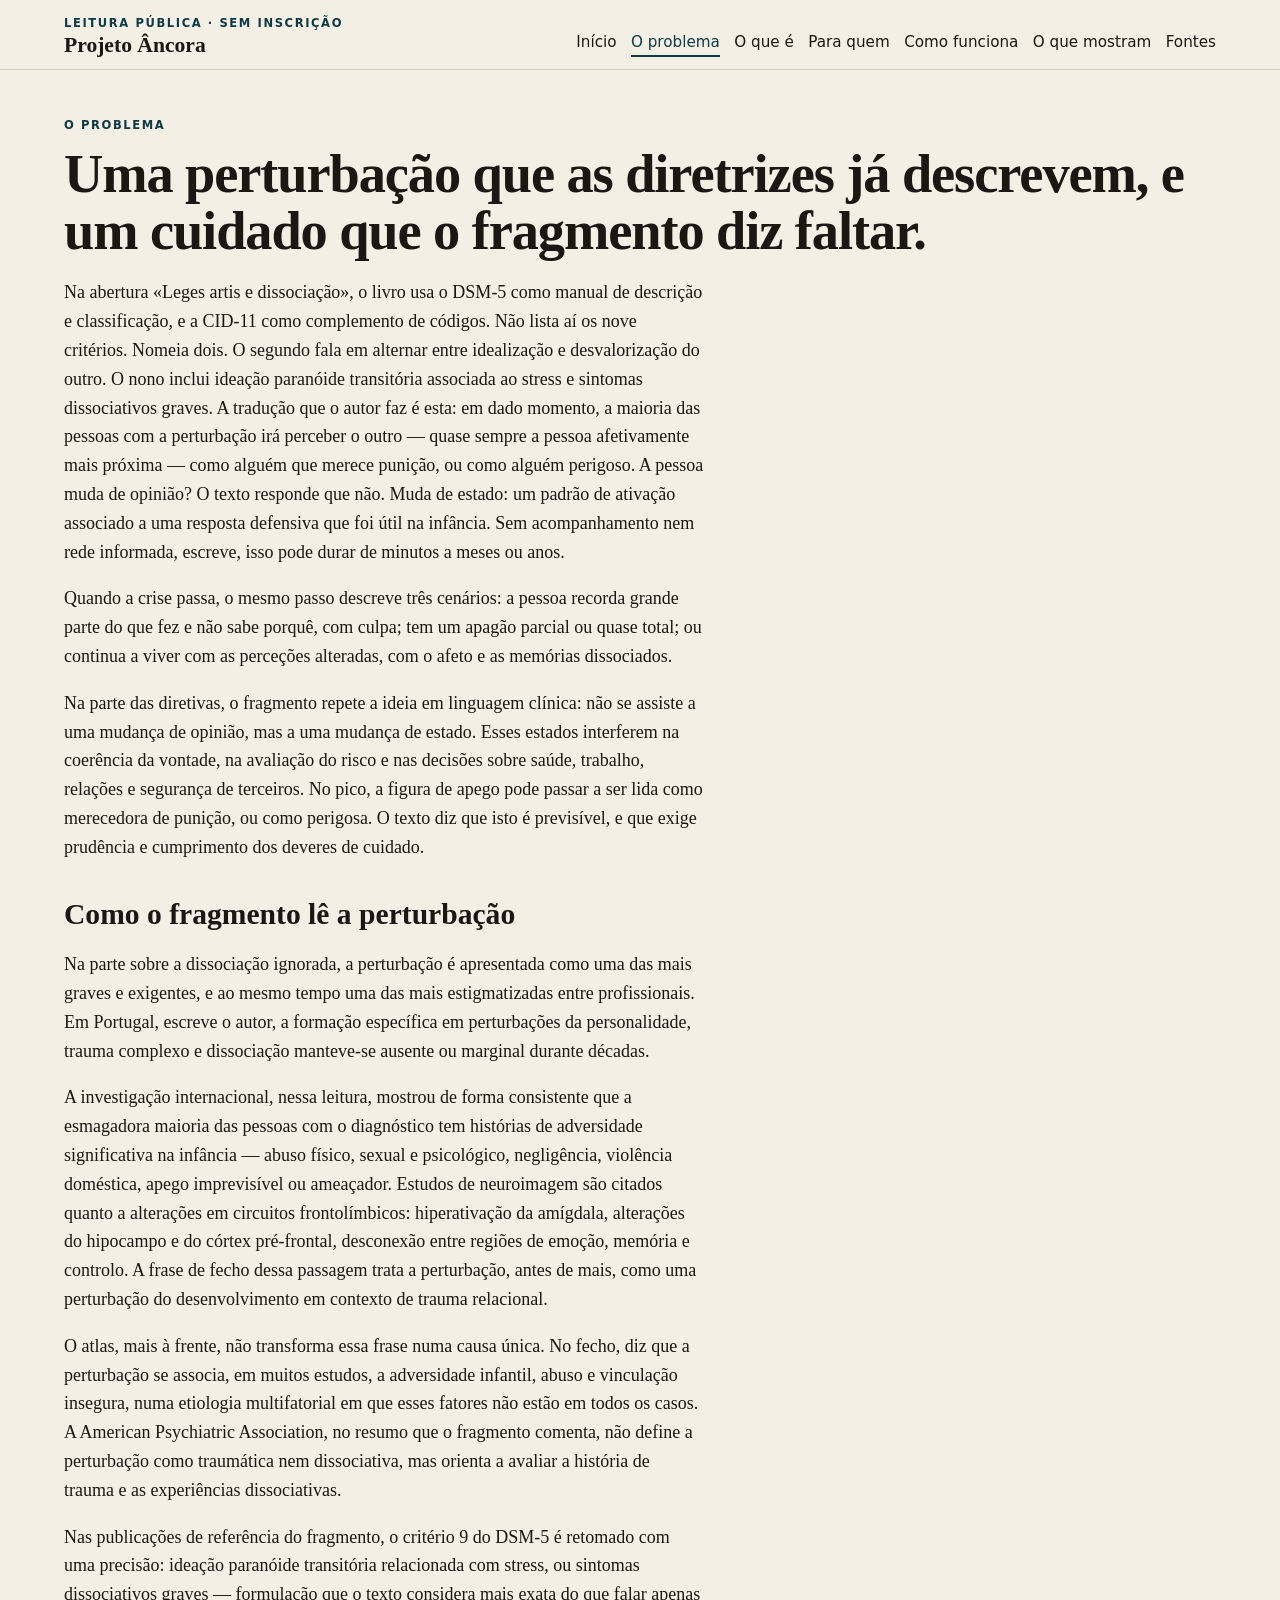
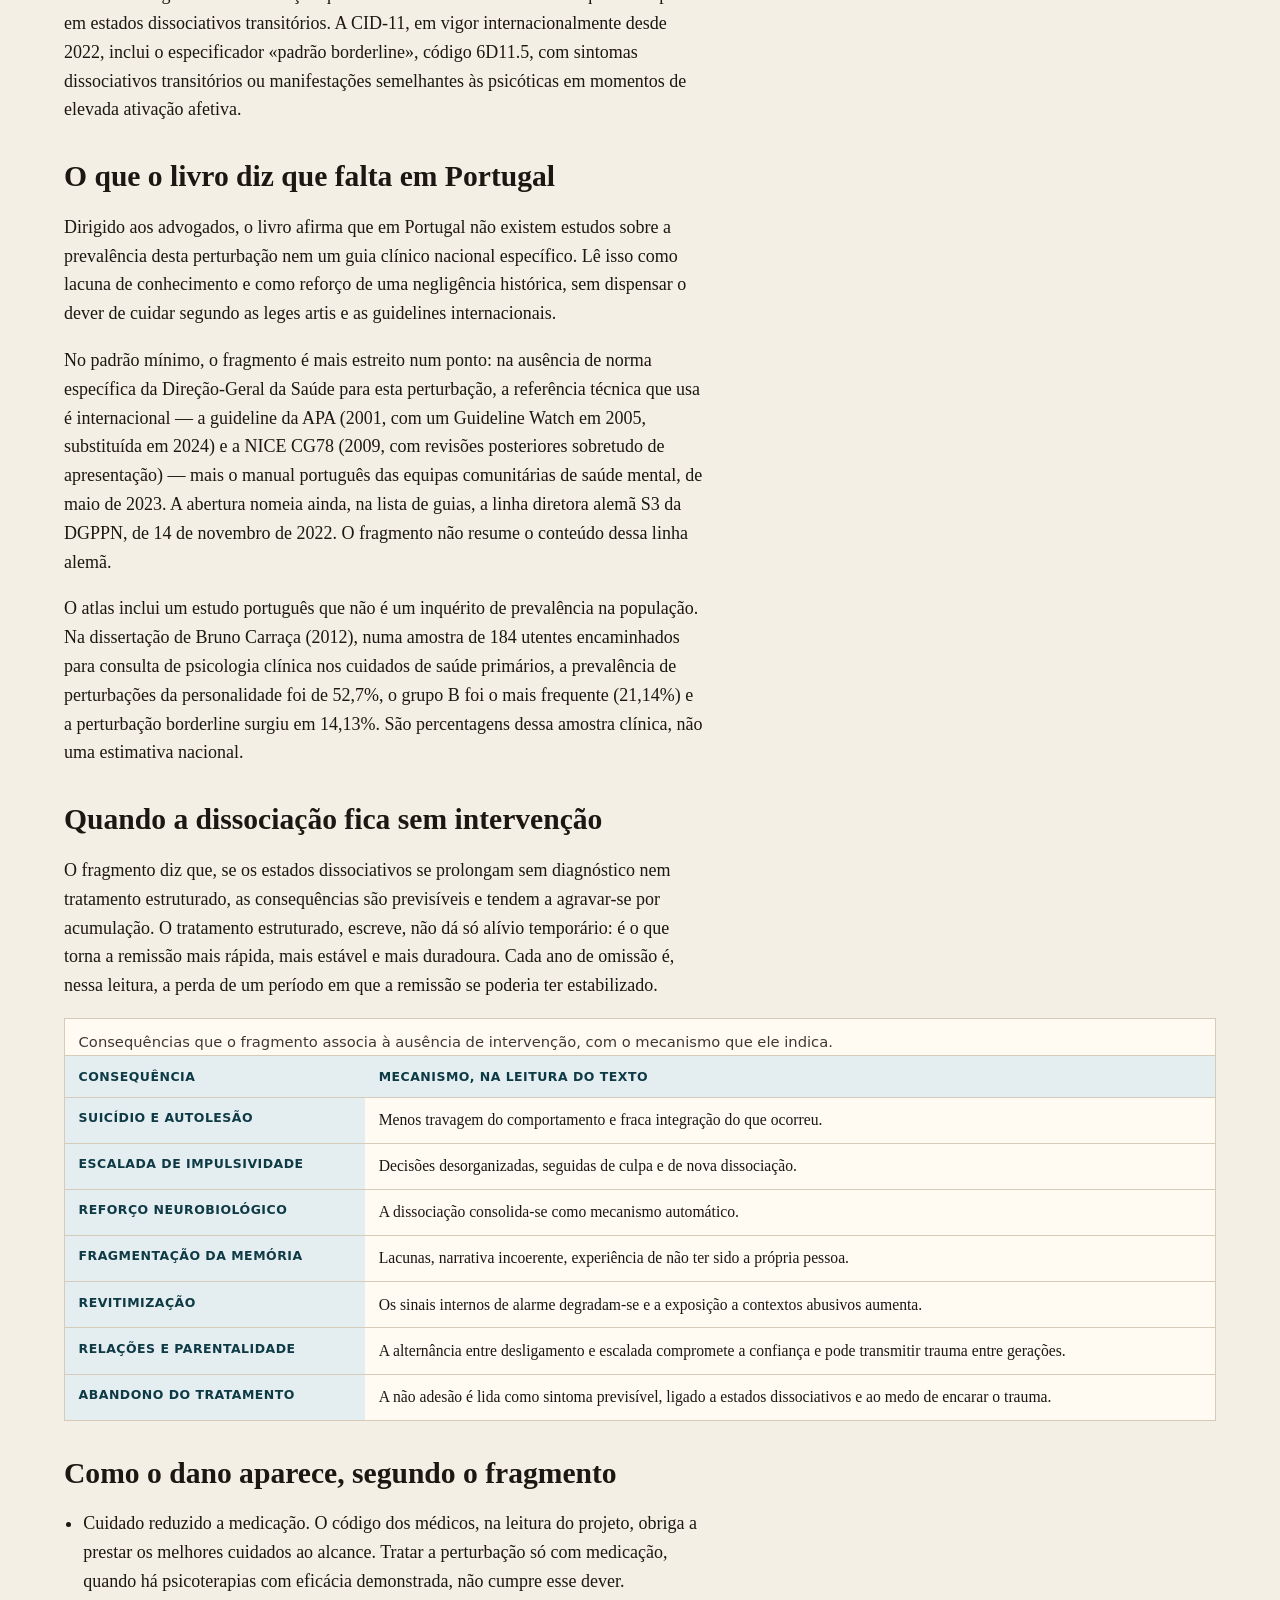
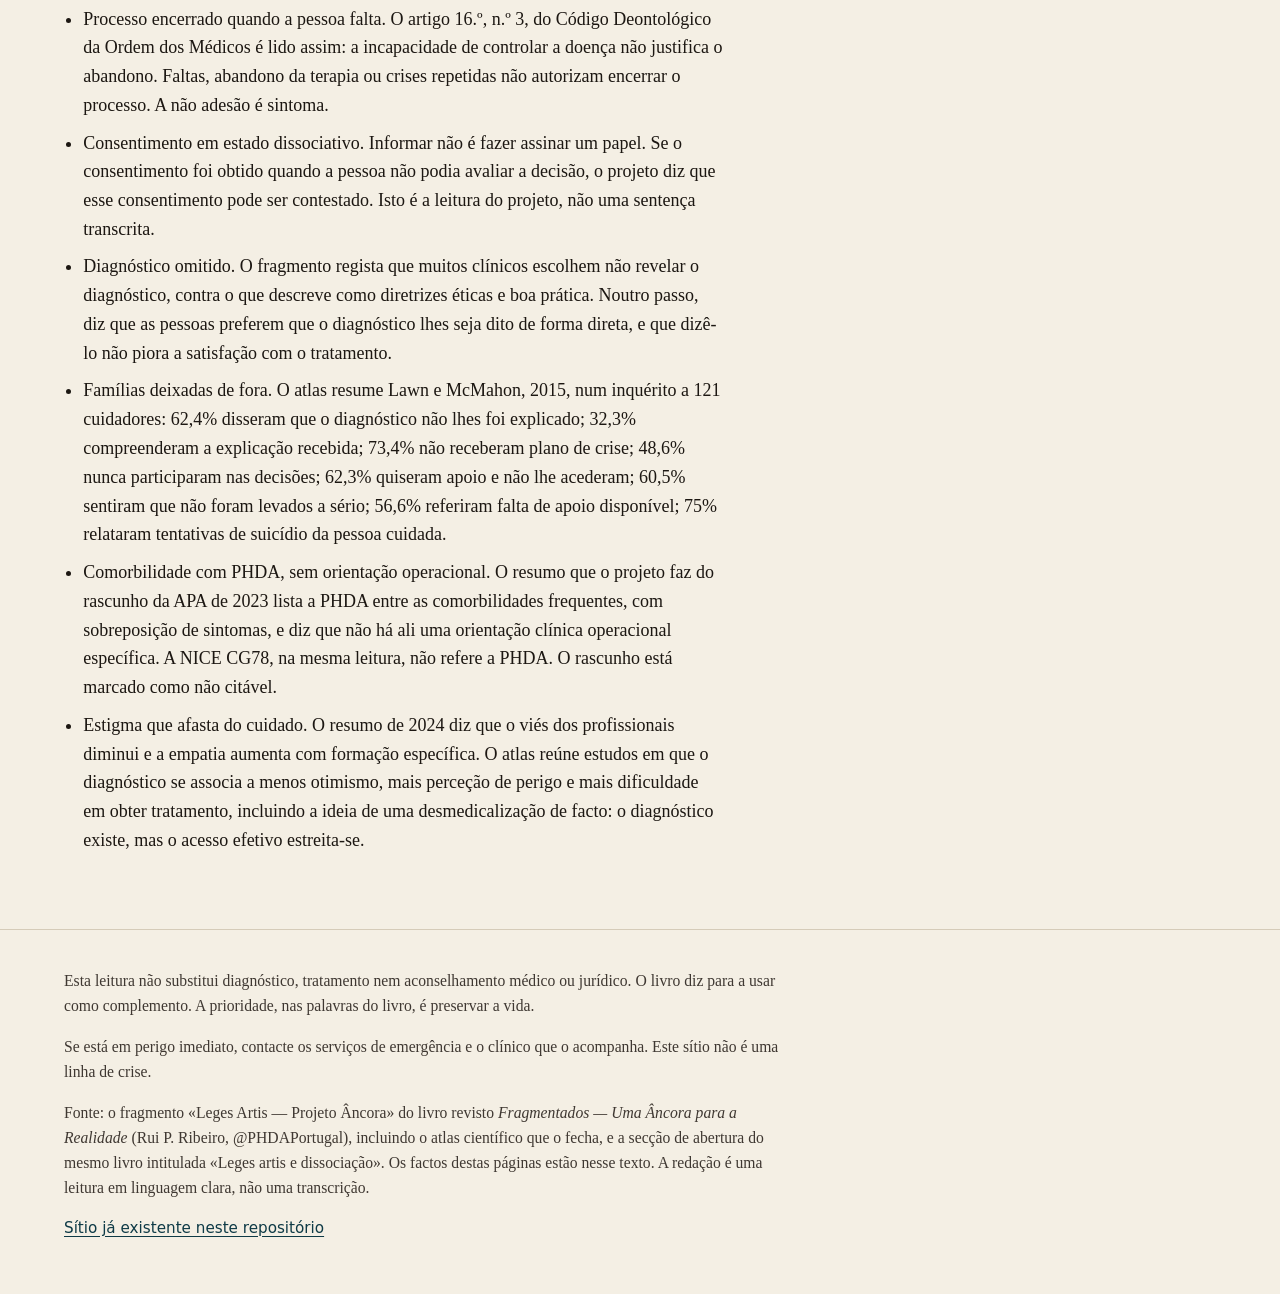
<file: ancora/problema.html>
<!DOCTYPE html>
<html lang="pt-PT" translate="no">
<head>
  <meta charset="utf-8">
  <meta name="google" content="notranslate">
  <meta name="viewport" content="width=device-width, initial-scale=1">
  <title>O problema — Projeto Âncora</title>
  <meta name="description" content="O que o fragmento Leges Artis diz da perturbação de personalidade borderline e da lacuna de cuidados.">
  <link rel="stylesheet" href="estilos.css">
</head>
<body>
  <a class="skip" href="#conteudo">Saltar para o conteúdo</a>
  <header class="site-header">
    <div class="wrap">
      <a class="brand" href="index.html">
        <span class="brand-kicker">Leitura pública · sem inscrição</span>
        <span class="brand-name">Projeto Âncora</span>
      </a>
      <nav aria-label="Secções">
        <ul>
          <li><a href="index.html">Início</a></li>
          <li><a href="problema.html" aria-current="page">O problema</a></li>
          <li><a href="o-que-e.html">O que é</a></li>
          <li><a href="para-quem.html">Para quem</a></li>
          <li><a href="como-funciona.html">Como funciona</a></li>
          <li><a href="o-que-mostram.html">O que mostram</a></li>
          <li><a href="fontes.html">Fontes</a></li>
        </ul>
      </nav>
    </div>
  </header>
  <main id="conteudo">
    <div class="wrap">

      <p class="kicker">O problema</p>
      <h1>Uma perturbação que as diretrizes já descrevem, e um cuidado que o fragmento diz faltar.</h1>
      <div class="lede stack">
        <p>Na abertura «Leges artis e dissociação», o livro usa o DSM-5 como manual de descrição e classificação, e a CID-11 como complemento de códigos. Não lista aí os nove critérios. Nomeia dois. O segundo fala em alternar entre idealização e desvalorização do outro. O nono inclui ideação paranóide transitória associada ao stress e sintomas dissociativos graves. A tradução que o autor faz é esta: em dado momento, a maioria das pessoas com a perturbação irá perceber o outro — quase sempre a pessoa afetivamente mais próxima — como alguém que merece punição, ou como alguém perigoso. A pessoa muda de opinião? O texto responde que não. Muda de estado: um padrão de ativação associado a uma resposta defensiva que foi útil na infância. Sem acompanhamento nem rede informada, escreve, isso pode durar de minutos a meses ou anos.</p>
        <p>Quando a crise passa, o mesmo passo descreve três cenários: a pessoa recorda grande parte do que fez e não sabe porquê, com culpa; tem um apagão parcial ou quase total; ou continua a viver com as perceções alteradas, com o afeto e as memórias dissociados.</p>
        <p>Na parte das diretivas, o fragmento repete a ideia em linguagem clínica: não se assiste a uma mudança de opinião, mas a uma mudança de estado. Esses estados interferem na coerência da vontade, na avaliação do risco e nas decisões sobre saúde, trabalho, relações e segurança de terceiros. No pico, a figura de apego pode passar a ser lida como merecedora de punição, ou como perigosa. O texto diz que isto é previsível, e que exige prudência e cumprimento dos deveres de cuidado.</p>
      </div>
      <h2>Como o fragmento lê a perturbação</h2>
      <div class="stack">
        <p>Na parte sobre a dissociação ignorada, a perturbação é apresentada como uma das mais graves e exigentes, e ao mesmo tempo uma das mais estigmatizadas entre profissionais. Em Portugal, escreve o autor, a formação específica em perturbações da personalidade, trauma complexo e dissociação manteve-se ausente ou marginal durante décadas.</p>
        <p>A investigação internacional, nessa leitura, mostrou de forma consistente que a esmagadora maioria das pessoas com o diagnóstico tem histórias de adversidade significativa na infância — abuso físico, sexual e psicológico, negligência, violência doméstica, apego imprevisível ou ameaçador. Estudos de neuroimagem são citados quanto a alterações em circuitos frontolímbicos: hiperativação da amígdala, alterações do hipocampo e do córtex pré-frontal, desconexão entre regiões de emoção, memória e controlo. A frase de fecho dessa passagem trata a perturbação, antes de mais, como uma perturbação do desenvolvimento em contexto de trauma relacional.</p>
        <p>O atlas, mais à frente, não transforma essa frase numa causa única. No fecho, diz que a perturbação se associa, em muitos estudos, a adversidade infantil, abuso e vinculação insegura, numa etiologia multifatorial em que esses fatores não estão em todos os casos. A American Psychiatric Association, no resumo que o fragmento comenta, não define a perturbação como traumática nem dissociativa, mas orienta a avaliar a história de trauma e as experiências dissociativas.</p>
        <p>Nas publicações de referência do fragmento, o critério 9 do DSM-5 é retomado com uma precisão: ideação paranóide transitória relacionada com stress, ou sintomas dissociativos graves — formulação que o texto considera mais exata do que falar apenas em estados dissociativos transitórios. A CID-11, em vigor internacionalmente desde 2022, inclui o especificador «padrão borderline», código 6D11.5, com sintomas dissociativos transitórios ou manifestações semelhantes às psicóticas em momentos de elevada ativação afetiva.</p>
      </div>
      <h2>O que o livro diz que falta em Portugal</h2>
      <div class="stack">
        <p>Dirigido aos advogados, o livro afirma que em Portugal não existem estudos sobre a prevalência desta perturbação nem um guia clínico nacional específico. Lê isso como lacuna de conhecimento e como reforço de uma negligência histórica, sem dispensar o dever de cuidar segundo as leges artis e as guidelines internacionais.</p>
        <p>No padrão mínimo, o fragmento é mais estreito num ponto: na ausência de norma específica da Direção-Geral da Saúde para esta perturbação, a referência técnica que usa é internacional — a guideline da APA (2001, com um Guideline Watch em 2005, substituída em 2024) e a NICE CG78 (2009, com revisões posteriores sobretudo de apresentação) — mais o manual português das equipas comunitárias de saúde mental, de maio de 2023. A abertura nomeia ainda, na lista de guias, a linha diretora alemã S3 da DGPPN, de 14 de novembro de 2022. O fragmento não resume o conteúdo dessa linha alemã.</p>
        <p>O atlas inclui um estudo português que não é um inquérito de prevalência na população. Na dissertação de Bruno Carraça (2012), numa amostra de 184 utentes encaminhados para consulta de psicologia clínica nos cuidados de saúde primários, a prevalência de perturbações da personalidade foi de 52,7%, o grupo B foi o mais frequente (21,14%) e a perturbação borderline surgiu em 14,13%. São percentagens dessa amostra clínica, não uma estimativa nacional.</p>
      </div>
      <h2>Quando a dissociação fica sem intervenção</h2>
      <div class="stack">
        <p>O fragmento diz que, se os estados dissociativos se prolongam sem diagnóstico nem tratamento estruturado, as consequências são previsíveis e tendem a agravar-se por acumulação. O tratamento estruturado, escreve, não dá só alívio temporário: é o que torna a remissão mais rápida, mais estável e mais duradoura. Cada ano de omissão é, nessa leitura, a perda de um período em que a remissão se poderia ter estabilizado.</p>
      </div>
      <div class="table-wrap">
        <table>
          <caption>Consequências que o fragmento associa à ausência de intervenção, com o mecanismo que ele indica.</caption>
          <thead>
            <tr><th scope="col">Consequência</th><th scope="col">Mecanismo, na leitura do texto</th></tr>
          </thead>
          <tbody>
            <tr><th scope="row">Suicídio e autolesão</th><td>Menos travagem do comportamento e fraca integração do que ocorreu.</td></tr>
            <tr><th scope="row">Escalada de impulsividade</th><td>Decisões desorganizadas, seguidas de culpa e de nova dissociação.</td></tr>
            <tr><th scope="row">Reforço neurobiológico</th><td>A dissociação consolida-se como mecanismo automático.</td></tr>
            <tr><th scope="row">Fragmentação da memória</th><td>Lacunas, narrativa incoerente, experiência de não ter sido a própria pessoa.</td></tr>
            <tr><th scope="row">Revitimização</th><td>Os sinais internos de alarme degradam-se e a exposição a contextos abusivos aumenta.</td></tr>
            <tr><th scope="row">Relações e parentalidade</th><td>A alternância entre desligamento e escalada compromete a confiança e pode transmitir trauma entre gerações.</td></tr>
            <tr><th scope="row">Abandono do tratamento</th><td>A não adesão é lida como sintoma previsível, ligado a estados dissociativos e ao medo de encarar o trauma.</td></tr>
          </tbody>
        </table>
      </div>
      <h2>Como o dano aparece, segundo o fragmento</h2>
      <ul class="clean">
        <li>Cuidado reduzido a medicação. O código dos médicos, na leitura do projeto, obriga a prestar os melhores cuidados ao alcance. Tratar a perturbação só com medicação, quando há psicoterapias com eficácia demonstrada, não cumpre esse dever.</li>
        <li>Processo encerrado quando a pessoa falta. O artigo 16.º, n.º 3, do Código Deontológico da Ordem dos Médicos é lido assim: a incapacidade de controlar a doença não justifica o abandono. Faltas, abandono da terapia ou crises repetidas não autorizam encerrar o processo. A não adesão é sintoma.</li>
        <li>Consentimento em estado dissociativo. Informar não é fazer assinar um papel. Se o consentimento foi obtido quando a pessoa não podia avaliar a decisão, o projeto diz que esse consentimento pode ser contestado. Isto é a leitura do projeto, não uma sentença transcrita.</li>
        <li>Diagnóstico omitido. O fragmento regista que muitos clínicos escolhem não revelar o diagnóstico, contra o que descreve como diretrizes éticas e boa prática. Noutro passo, diz que as pessoas preferem que o diagnóstico lhes seja dito de forma direta, e que dizê-lo não piora a satisfação com o tratamento.</li>
        <li>Famílias deixadas de fora. O atlas resume Lawn e McMahon, 2015, num inquérito a 121 cuidadores: 62,4% disseram que o diagnóstico não lhes foi explicado; 32,3% compreenderam a explicação recebida; 73,4% não receberam plano de crise; 48,6% nunca participaram nas decisões; 62,3% quiseram apoio e não lhe acederam; 60,5% sentiram que não foram levados a sério; 56,6% referiram falta de apoio disponível; 75% relataram tentativas de suicídio da pessoa cuidada.</li>
        <li>Comorbilidade com PHDA, sem orientação operacional. O resumo que o projeto faz do rascunho da APA de 2023 lista a PHDA entre as comorbilidades frequentes, com sobreposição de sintomas, e diz que não há ali uma orientação clínica operacional específica. A NICE CG78, na mesma leitura, não refere a PHDA. O rascunho está marcado como não citável.</li>
        <li>Estigma que afasta do cuidado. O resumo de 2024 diz que o viés dos profissionais diminui e a empatia aumenta com formação específica. O atlas reúne estudos em que o diagnóstico se associa a menos otimismo, mais perceção de perigo e mais dificuldade em obter tratamento, incluindo a ideia de uma desmedicalização de facto: o diagnóstico existe, mas o acesso efetivo estreita-se.</li>
      </ul>

    </div>
  </main>
  <footer class="site-footer">
    <div class="wrap">
      <p>Esta leitura não substitui diagnóstico, tratamento nem aconselhamento médico ou jurídico. O livro diz para a usar como complemento. A prioridade, nas palavras do livro, é preservar a vida.</p>
      <p>Se está em perigo imediato, contacte os serviços de emergência e o clínico que o acompanha. Este sítio não é uma linha de crise.</p>
      <p>Fonte: o fragmento «Leges Artis — Projeto Âncora» do livro revisto <cite>Fragmentados — Uma Âncora para a Realidade</cite> (Rui P. Ribeiro, @PHDAPortugal), incluindo o atlas científico que o fecha, e a secção de abertura do mesmo livro intitulada «Leges artis e dissociação». Os factos destas páginas estão nesse texto. A redação é uma leitura em linguagem clara, não uma transcrição.</p>
      <p class="shop-bridge"><a href="../index.html">Sítio já existente neste repositório</a></p>
    </div>
  </footer>
</body>
</html>
</file>
<file: ancora/estilos.css>
:root {
  --paper: #f4efe4;
  --paper-2: #fffaf2;
  --ink: #1c1712;
  --muted: #3f3832;
  --line: #d5cbb8;
  --sea: #0e3a46;
  --sea-2: #1a5c6b;
  --wash: #e4eef0;
  --clay: #6b2e24;
  --clay-wash: #f6e8e2;
  --focus: #0e3a46;
  --max: 72rem;
  --measure: 40rem;
  color-scheme: light;
}

*,
*::before,
*::after {
  box-sizing: border-box;
}

html {
  scroll-behavior: smooth;
}

body {
  margin: 0;
  background:
    radial-gradient(1200px 500px at 100% -10%, rgba(26, 92, 107, 0.08), transparent 50%),
    var(--paper);
  color: var(--ink);
  font-family: "Iowan Old Style", Palatino, "Palatino Linotype", "Book Antiqua", Georgia, serif;
  font-size: 1.125rem;
  line-height: 1.6;
}

.skip {
  position: absolute;
  left: 0.75rem;
  top: 0.75rem;
  transform: translateY(-150%);
  background: var(--ink);
  color: var(--paper);
  padding: 0.6rem 0.9rem;
  z-index: 10;
}

.skip:focus {
  transform: none;
}

a {
  color: var(--sea);
  text-underline-offset: 0.18em;
}

a:hover {
  color: var(--sea-2);
}

:focus-visible {
  outline: 3px solid var(--focus);
  outline-offset: 3px;
}

.wrap {
  width: min(var(--max), calc(100% - 2rem));
  margin-inline: auto;
}

.site-header {
  border-bottom: 1px solid var(--line);
  background: rgba(244, 239, 228, 0.92);
  position: sticky;
  top: 0;
  z-index: 5;
}

.site-header .wrap {
  display: flex;
  flex-wrap: wrap;
  align-items: flex-end;
  justify-content: space-between;
  gap: 0.75rem 1.5rem;
  padding: 0.85rem 0 0.7rem;
}

.brand {
  text-decoration: none;
  color: inherit;
  display: grid;
  gap: 0.1rem;
}

.brand-kicker,
.kicker {
  font-family: "Segoe UI", system-ui, sans-serif;
  font-size: 0.72rem;
  letter-spacing: 0.14em;
  text-transform: uppercase;
  color: var(--sea);
  font-weight: 700;
}

.brand-name {
  font-size: 1.35rem;
  line-height: 1.1;
  font-weight: 700;
}

nav ul {
  display: flex;
  flex-wrap: wrap;
  gap: 0.35rem 0.9rem;
  list-style: none;
  margin: 0;
  padding: 0 0 0.15rem;
  font-family: "Segoe UI", system-ui, sans-serif;
  font-size: 0.95rem;
}

nav a {
  text-decoration: none;
  color: var(--ink);
  padding: 0.2rem 0;
  border-bottom: 2px solid transparent;
}

nav a:hover,
nav a[aria-current="page"] {
  color: var(--sea);
  border-bottom-color: var(--sea);
}

main {
  padding: 2.2rem 0 3.5rem;
  scroll-margin-top: 7.5rem;
}

h1,
h2,
h3 {
  scroll-margin-top: 7.5rem;
}

.lede {
  max-width: 46rem;
}

h1 {
  font-size: clamp(2.1rem, 5vw, 3.4rem);
  line-height: 1.05;
  font-weight: 700;
  letter-spacing: -0.02em;
  margin: 0.25rem 0 0.8rem;
}

h2 {
  font-size: clamp(1.45rem, 2.4vw, 1.85rem);
  line-height: 1.2;
  margin: 2.2rem 0 0.6rem;
}

h3 {
  font-size: 1.2rem;
  line-height: 1.3;
  margin: 1.5rem 0 0.4rem;
}

p,
li,
dd {
  max-width: var(--measure);
}

.stack > * + * {
  margin-top: 0.9rem;
}

.note,
.limit {
  border: 1px solid var(--line);
  background: var(--paper-2);
  padding: 0.95rem 1.05rem;
  margin: 1.2rem 0;
  max-width: 46rem;
}

.limit {
  background: var(--clay-wash);
  border-color: #e2c7be;
}

.note p,
.limit p,
.note li,
.limit li {
  margin: 0.35rem 0;
}

.grid {
  display: grid;
  grid-template-columns: repeat(auto-fit, minmax(16rem, 1fr));
  gap: 0.9rem;
  margin: 1.2rem 0 0.4rem;
}

.card {
  display: block;
  background: var(--paper-2);
  border: 1px solid var(--line);
  padding: 1rem 1.05rem 1.05rem;
  text-decoration: none;
  color: inherit;
  min-height: 100%;
}

.card:hover {
  border-color: var(--sea);
}

.card strong {
  display: block;
  font-size: 1.15rem;
  margin-bottom: 0.35rem;
  color: var(--sea);
}

.card p {
  margin: 0;
  color: var(--muted);
  font-size: 1.02rem;
}

dl.facts {
  display: grid;
  grid-template-columns: minmax(8rem, 14rem) 1fr;
  gap: 0.45rem 1rem;
  margin: 1rem 0;
  max-width: 46rem;
}

dl.facts dt {
  font-family: "Segoe UI", system-ui, sans-serif;
  font-size: 0.82rem;
  letter-spacing: 0.04em;
  text-transform: uppercase;
  color: var(--sea);
  margin: 0;
}

dl.facts dd {
  margin: 0;
}

.table-wrap {
  overflow-x: auto;
  margin: 1rem 0 1.4rem;
  max-width: 100%;
  border: 1px solid var(--line);
  background: var(--paper-2);
}

table {
  width: 100%;
  border-collapse: collapse;
  font-size: 0.98rem;
  line-height: 1.45;
}

caption {
  text-align: left;
  font-family: "Segoe UI", system-ui, sans-serif;
  font-size: 0.92rem;
  padding: 0.75rem 0.85rem 0.2rem;
  color: var(--muted);
  caption-side: top;
}

th,
td {
  text-align: left;
  vertical-align: top;
  padding: 0.7rem 0.85rem;
  border-top: 1px solid var(--line);
}

th {
  font-family: "Segoe UI", system-ui, sans-serif;
  font-size: 0.78rem;
  letter-spacing: 0.04em;
  text-transform: uppercase;
  color: var(--sea);
  background: var(--wash);
}

ol.steps,
ul.clean {
  padding-left: 1.2rem;
}

ol.steps li + li,
ul.clean li + li {
  margin-top: 0.55rem;
}

.check {
  list-style: none;
  padding: 0;
  margin: 1rem 0;
}

.check li {
  max-width: 44rem;
  background: var(--paper-2);
  border-left: 4px solid var(--sea);
  padding: 0.75rem 0.9rem;
  margin: 0 0 0.55rem;
}

.site-footer {
  border-top: 1px solid var(--line);
  padding: 1.4rem 0 2.4rem;
  color: var(--muted);
  font-size: 0.98rem;
}

.site-footer p {
  max-width: 46rem;
}

.shop-bridge {
  font-family: "Segoe UI", system-ui, sans-serif;
  font-size: 0.95rem;
}

@media (max-width: 640px) {
  body {
    font-size: 1.05rem;
  }

  .wrap {
    width: min(var(--max), calc(100% - 1.25rem));
  }

  dl.facts {
    grid-template-columns: 1fr;
    gap: 0.15rem;
  }

  dl.facts dd {
    margin-bottom: 0.7rem;
  }

  nav a {
    display: inline-block;
    min-height: 2.4rem;
    line-height: 2.4rem;
  }
}

@media (prefers-reduced-motion: reduce) {
  html {
    scroll-behavior: auto;
  }
}

@media print {
  .site-header {
    position: static;
  }

  nav,
  .skip,
  .grid {
    display: none;
  }

  body {
    background: white;
  }

  a {
    color: black;
    text-decoration: none;
  }
}
</file>
